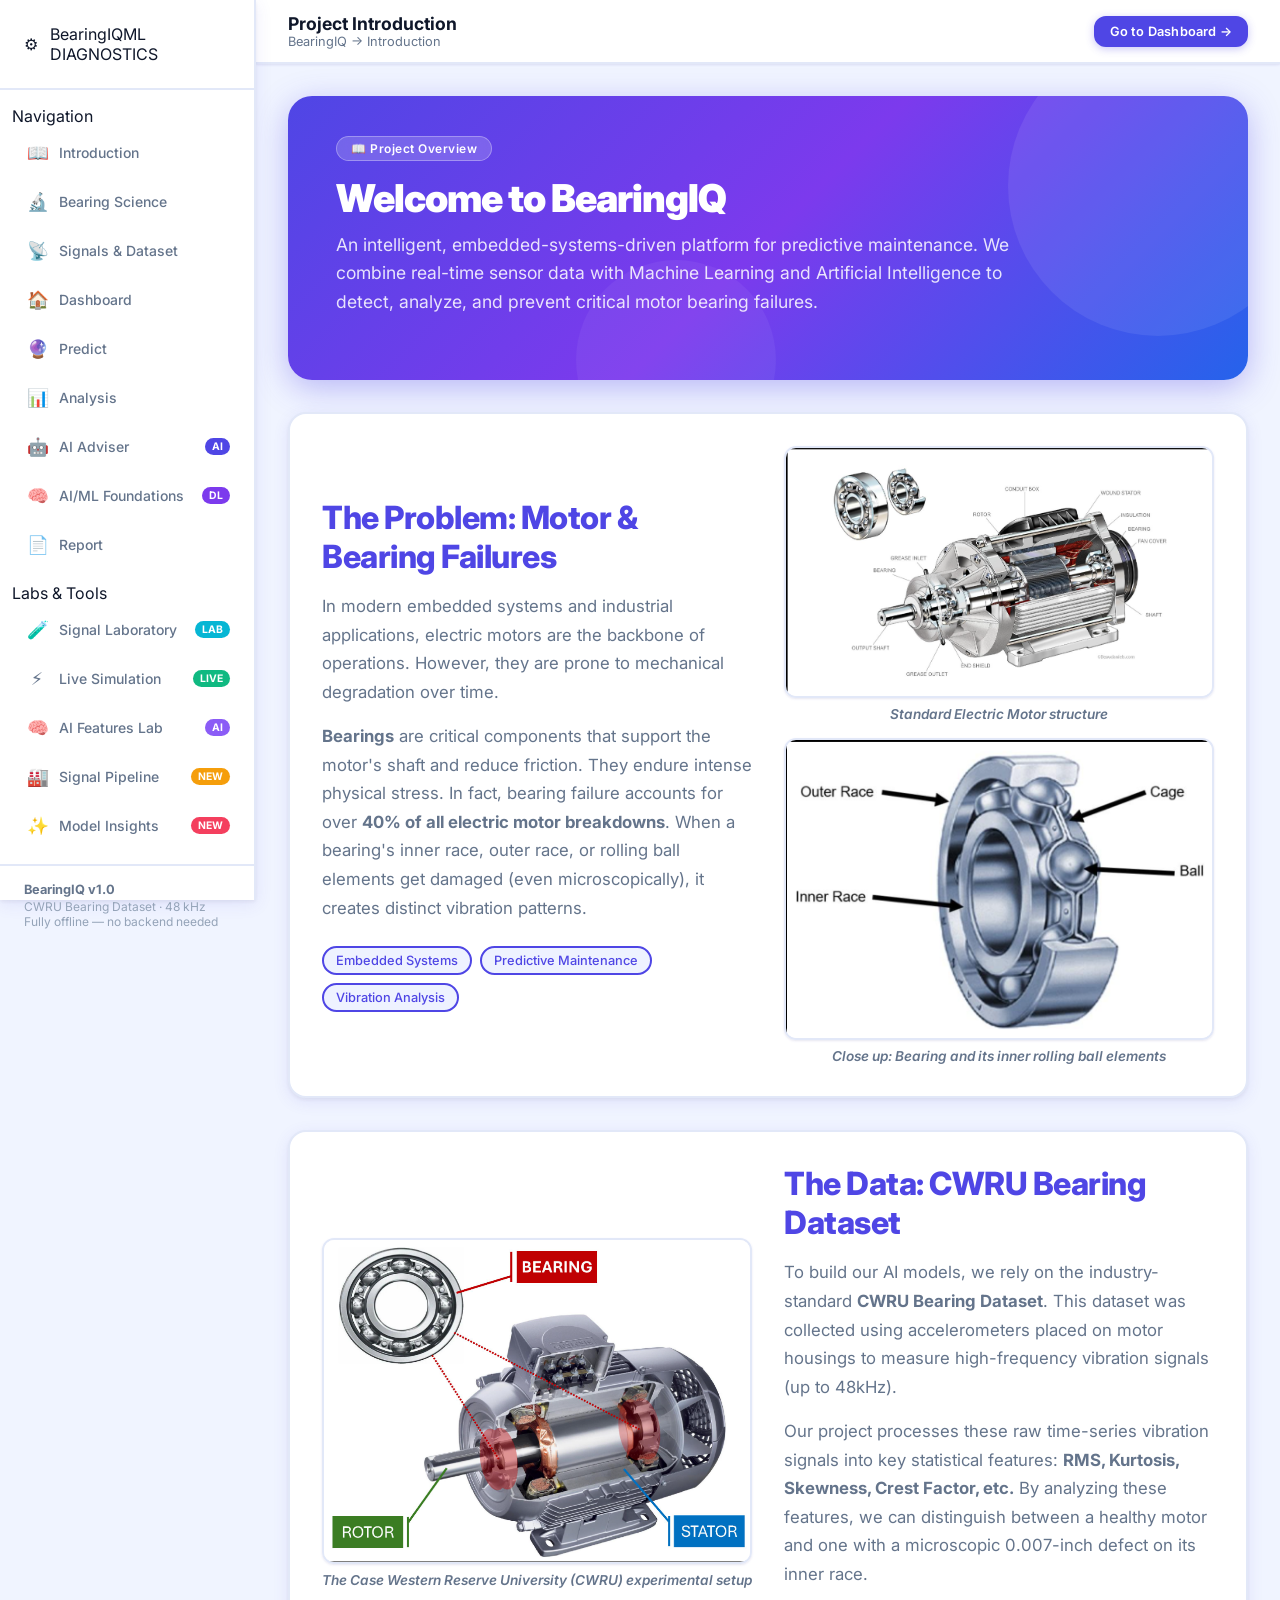
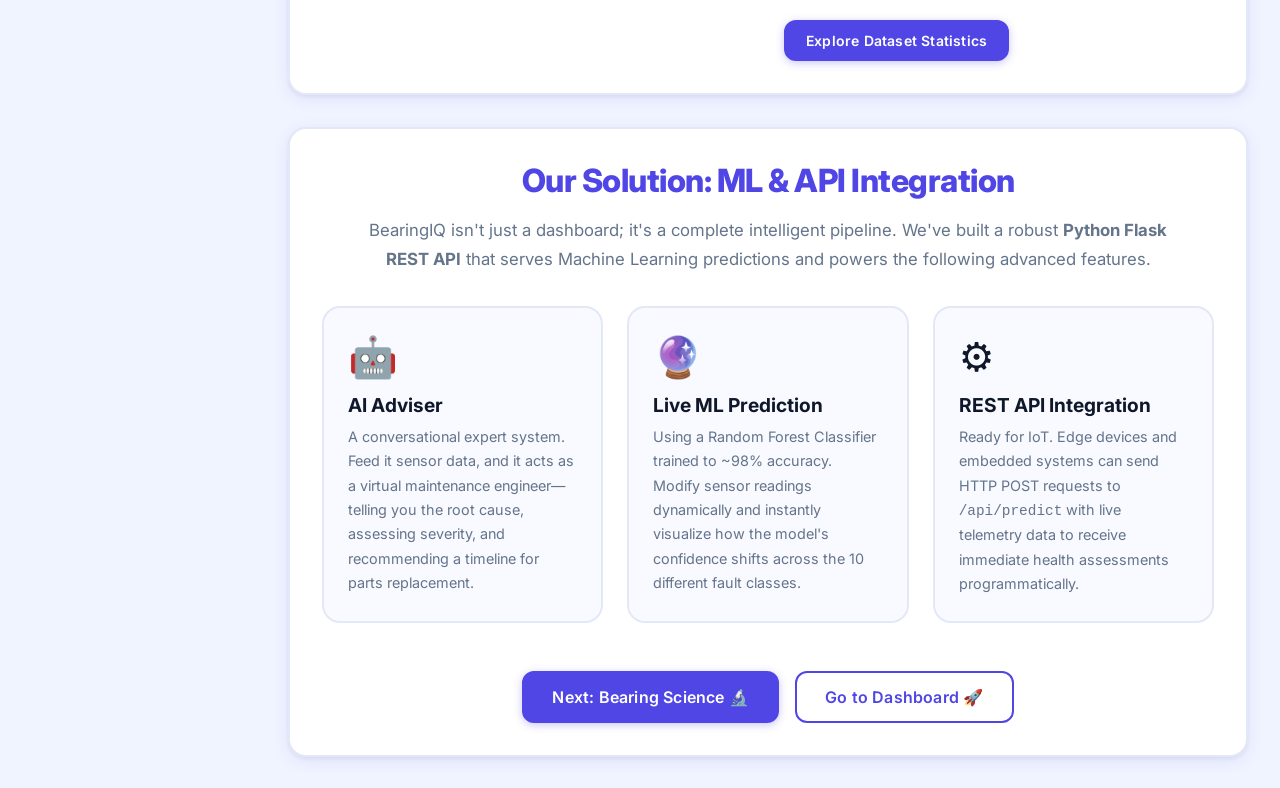
<file: app/frontend/html/index.html>
<!DOCTYPE html>
<html lang="en">
<head>
  <meta charset="UTF-8">
  <meta name="viewport" content="width=device-width, initial-scale=1.0">
  <title>Introduction — BearingIQ</title>
  <link rel="stylesheet" href="../css/main.css">
  <link rel="stylesheet" href="../css/dashboard.css">
  <style>
    .intro-grid {
      display: grid;
      grid-template-columns: 1fr;
      gap: var(--sp-8);
      margin-top: var(--sp-6);
    }
    
    .intro-section {
      display: grid;
      grid-template-columns: 1fr 1fr;
      gap: var(--sp-8);
      align-items: center;
      background: var(--clr-surface);
      border-radius: var(--r-lg);
      padding: var(--sp-8);
      border: 2px solid var(--clr-border);
      box-shadow: var(--shadow-md);
      transition: all var(--t-normal);
    }
    
    .intro-section:hover {
      box-shadow: var(--shadow-lg);
      transform: translateY(-2px);
    }
    
    .intro-section.reverse {
      grid-template-columns: 1fr 1fr;
    }
    
    .intro-text h2 {
      font-size: 2rem;
      font-weight: 800;
      color: var(--clr-primary);
      margin-bottom: var(--sp-4);
      letter-spacing: -0.5px;
    }
    
    .intro-text p {
      font-size: 1.05rem;
      color: var(--clr-text-muted);
      line-height: 1.7;
      margin-bottom: var(--sp-4);
    }
    
    .intro-image {
      border-radius: var(--r-md);
      overflow: hidden;
      box-shadow: var(--shadow-sm);
      border: 2px solid var(--clr-border);
    }
    
    .intro-image img {
      width: 100%;
      height: auto;
      object-fit: cover;
      display: block;
      transition: transform var(--t-slow);
    }
    
    .intro-image:hover img {
      transform: scale(1.03);
    }
    
    .image-caption {
      text-align: center;
      font-size: 0.85rem;
      font-weight: 600;
      color: var(--clr-text-muted);
      margin-top: var(--sp-2);
      font-style: italic;
    }

    .features-grid {
      display: grid;
      grid-template-columns: repeat(3, 1fr);
      gap: var(--sp-6);
      margin-top: var(--sp-8);
    }

    .feature-card {
      background: var(--clr-surface-2);
      border: 2px solid var(--clr-border);
      border-radius: var(--r-lg);
      padding: var(--sp-6);
      transition: all var(--t-fast);
    }
    
    .feature-card:hover {
      border-color: var(--clr-primary);
      background: var(--clr-primary-light);
      transform: translateY(-4px);
    }
    
    .feature-icon {
      font-size: 2.5rem;
      margin-bottom: var(--sp-3);
    }
    
    .feature-card h3 {
      font-size: 1.2rem;
      font-weight: 700;
      color: var(--clr-text);
      margin-bottom: var(--sp-2);
    }

    @media (max-width: 1000px) {
      .intro-section, .intro-section.reverse {
        grid-template-columns: 1fr;
      }
      .intro-section.reverse .intro-image {
        grid-row: 1;
      }
      .features-grid {
        grid-template-columns: 1fr;
      }
    }
  </style>
</head>
<body>

<!-- ── Sidebar ─────────────────────────────────────────────── -->
<script src="../js/sidebar.js"></script>

<!-- ── Main wrapper ─────────────────────────────────────────── -->
<div class="main-wrapper">

  <!-- Top bar -->
  <header class="topbar">
    <div class="topbar-left">
      <div>
        <div class="topbar-title">Project Introduction</div>
        <div class="topbar-breadcrumb">BearingIQ → Introduction</div>
      </div>
    </div>
    <div class="topbar-right">
      <button class="btn btn-sm btn-primary" onclick="window.location.href='dashboard.html'">
        Go to Dashboard →
      </button>
    </div>
  </header>

  <!-- Page content -->
  <main class="page-content">

    <div class="dashboard-hero anim-fade-in-up">
      <div class="hero-tag">
        📖 Project Overview
      </div>
      <h1 class="hero-title">Welcome to BearingIQ</h1>
      <p class="hero-subtitle" style="max-width: 700px; font-size: 1.1rem;">
        An intelligent, embedded-systems-driven platform for predictive maintenance. 
        We combine real-time sensor data with Machine Learning and Artificial Intelligence 
        to detect, analyze, and prevent critical motor bearing failures.
      </p>
    </div>

    <div class="intro-grid">

      <!-- Section 1: The Motor and Bearings -->
      <div class="intro-section anim-fade-in-up delay-1">
        <div class="intro-text">
          <h2>The Problem: Motor & Bearing Failures</h2>
          <p>
            In modern embedded systems and industrial applications, electric motors are the backbone of operations. However, they are prone to mechanical degradation over time. 
          </p>
          <p>
            <strong>Bearings</strong> are critical components that support the motor's shaft and reduce friction. They endure intense physical stress. In fact, bearing failure accounts for over <strong>40% of all electric motor breakdowns</strong>. When a bearing's inner race, outer race, or rolling ball elements get damaged (even microscopically), it creates distinct vibration patterns.
          </p>
          <div class="chip-group" style="margin-top: 1.5rem;">
            <span class="chip active">Embedded Systems</span>
            <span class="chip active">Predictive Maintenance</span>
            <span class="chip active">Vibration Analysis</span>
          </div>
        </div>
        <div>
          <div class="intro-image">
            <img src="../images/WholeMotor.png" alt="A whole electric motor">
          </div>
          <div class="image-caption">Standard Electric Motor structure</div>
          <div class="intro-image" style="margin-top: 1rem;">
            <img src="../images/bearing_ball.png" alt="Bearing and Ball elements">
          </div>
          <div class="image-caption">Close up: Bearing and its inner rolling ball elements</div>
        </div>
      </div>

      <!-- Section 2: CWRU Dataset -->
      <div class="intro-section reverse anim-fade-in-up delay-2">
        <div>
          <div class="intro-image">
            <img src="../images/imageCWR.png" alt="CWRU Bearing Data Collection Setup">
          </div>
          <div class="image-caption">The Case Western Reserve University (CWRU) experimental setup</div>
        </div>
        <div class="intro-text">
          <h2>The Data: CWRU Bearing Dataset</h2>
          <p>
            To build our AI models, we rely on the industry-standard <strong>CWRU Bearing Dataset</strong>. 
            This dataset was collected using accelerometers placed on motor housings to measure high-frequency vibration signals (up to 48kHz).
          </p>
          <p>
            Our project processes these raw time-series vibration signals into key statistical features: <strong>RMS, Kurtosis, Skewness, Crest Factor, etc.</strong> 
            By analyzing these features, we can distinguish between a healthy motor and one with a microscopic 0.007-inch defect on its inner race.
          </p>
          <button class="btn btn-primary" style="margin-top: 1rem;" onclick="window.location.href='analysis.html'">
            Explore Dataset Statistics
          </button>
        </div>
      </div>

      <!-- Section 3: AI Solutions -->
      <div class="intro-section anim-fade-in-up delay-3">
        <div class="intro-text" style="grid-column: 1 / -1;">
          <h2 style="text-align: center;">Our Solution: ML & API Integration</h2>
          <p style="text-align: center; max-width: 800px; margin: 0 auto;">
            BearingIQ isn't just a dashboard; it's a complete intelligent pipeline. We've built a robust <strong>Python Flask REST API</strong> that serves Machine Learning predictions and powers the following advanced features.
          </p>
          
          <div class="features-grid">
            <div class="feature-card">
              <div class="feature-icon">🤖</div>
              <h3>AI Adviser</h3>
              <p style="font-size: 0.9rem; margin:0">A conversational expert system. Feed it sensor data, and it acts as a virtual maintenance engineer—telling you the root cause, assessing severity, and recommending a timeline for parts replacement.</p>
            </div>
            
            <div class="feature-card">
              <div class="feature-icon">🔮</div>
              <h3>Live ML Prediction</h3>
              <p style="font-size: 0.9rem; margin:0">Using a Random Forest Classifier trained to ~98% accuracy. Modify sensor readings dynamically and instantly visualize how the model's confidence shifts across the 10 different fault classes.</p>
            </div>
            
            <div class="feature-card">
              <div class="feature-icon">⚙️</div>
              <h3>REST API Integration</h3>
              <p style="font-size: 0.9rem; margin:0">Ready for IoT. Edge devices and embedded systems can send HTTP POST requests to <code>/api/predict</code> with live telemetry data to receive immediate health assessments programmatically.</p>
            </div>
          </div>
          
          <div style="text-align: center; margin-top: 3rem;">
            <div style="display:flex;gap:1rem;flex-wrap:wrap;justify-content:center">
            <button class="btn btn-lg btn-primary" onclick="window.location.href='bearing-science.html'">
              Next: Bearing Science 🔬
            </button>
            <button class="btn btn-lg btn-outline" onclick="window.location.href='dashboard.html'">
              Go to Dashboard 🚀
            </button>
          </div>
          </div>
        </div>
      </div>

    </div>

  </main>
</div>

<script src="../js/main.js?v=2"></script>
</body>
</html>
</file>
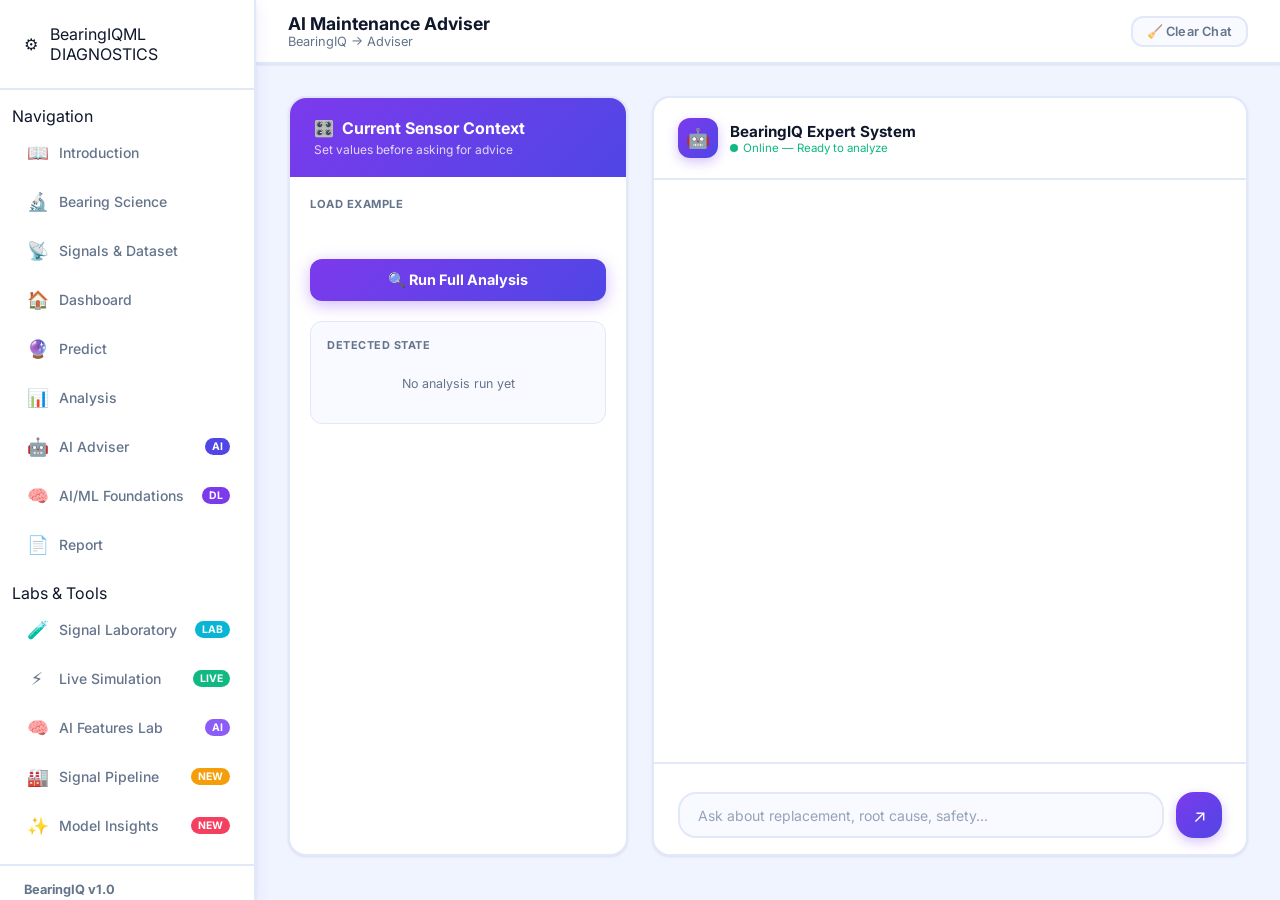
<file: app/frontend/html/adviser.html>
<!DOCTYPE html>
<html lang="en">
<head>
  <meta charset="UTF-8">
  <meta name="viewport" content="width=device-width, initial-scale=1.0">
  <title>AI Adviser — BearingIQ</title>
  <link rel="stylesheet" href="../css/main.css">
  <link rel="stylesheet" href="../css/adviser.css">
</head>
<body>

<!-- ── Sidebar ─────────────────────────────────────────────── -->
<script src="../js/sidebar.js"></script>

<!-- ── Main wrapper ─────────────────────────────────────────── -->
<div class="main-wrapper" style="height:100vh; overflow:hidden">

  <!-- Top bar -->
  <header class="topbar">
    <div class="topbar-left">
      <div>
        <div class="topbar-title">AI Maintenance Adviser</div>
        <div class="topbar-breadcrumb">BearingIQ → Adviser</div>
      </div>
    </div>
    <div class="topbar-right">
      <button class="btn btn-sm btn-ghost" id="btn-clear-chat">🧹 Clear Chat</button>
    </div>
  </header>

  <!-- Page content -->
  <main class="page-content" style="height:calc(100vh - 64px); overflow:hidden; padding-bottom:var(--sp-6)">

    <div class="adviser-layout">

      <!-- ── Left: Context Panel ──────────────────────────────── -->
      <div class="context-panel anim-slide-left">
        <div class="context-header">
          <div class="context-header-title">
            <span>🎛️</span> Current Sensor Context
          </div>
          <div class="context-header-sub">Set values before asking for advice</div>
        </div>
        
        <div class="context-body">
          <!-- Presets -->
          <div>
            <div class="adviser-presets-label">Load Example</div>
            <div class="adviser-presets-grid" id="adviser-presets-grid">
              <!-- Injected by adviser.js -->
            </div>
          </div>

          <!-- Sliders -->
          <div class="quick-inputs" id="context-sliders">
            <!-- Injected by adviser.js -->
          </div>

          <button class="btn-analyse" id="btn-analyse">
            🔍 Run Full Analysis
          </button>

          <!-- Result mini display -->
          <div class="current-context">
            <div class="current-context-label">Detected State</div>
            <div id="current-context-display">
              <div style="font-size:.78rem;color:var(--clr-text-muted);text-align:center;padding:1rem">
                No analysis run yet
              </div>
            </div>
          </div>
        </div>
      </div>

      <!-- ── Right: Chat Panel ────────────────────────────────── -->
      <div class="chat-panel anim-fade-in delay-2">
        
        <div class="chat-header">
          <div class="chat-header-left">
            <div class="adviser-avatar">🤖</div>
            <div>
              <div class="adviser-name">BearingIQ Expert System</div>
              <div class="adviser-online">
                <span style="width:8px;height:8px;background:var(--clr-normal);border-radius:50%"></span>
                Online — Ready to analyze
              </div>
            </div>
          </div>
        </div>

        <div class="chat-messages" id="chat-messages">
          <!-- Chat bubbles injected here -->
        </div>

        <div class="chat-input-bar">
          <div class="chat-quick-questions" id="quick-questions">
            <!-- Quick questions injected here -->
          </div>
          <div class="chat-input-row">
            <input type="text" id="chat-input" class="chat-input" 
                   placeholder="Ask about replacement, root cause, safety...">
            <button class="btn-send" id="btn-send" title="Send message">↗️</button>
          </div>
        </div>

      </div>

    </div>

  </main>
</div>

<script src="../js/main.js?v=2"></script>
<script src="../js/adviser.js?v=2"></script>
</body>
</html>
</file>
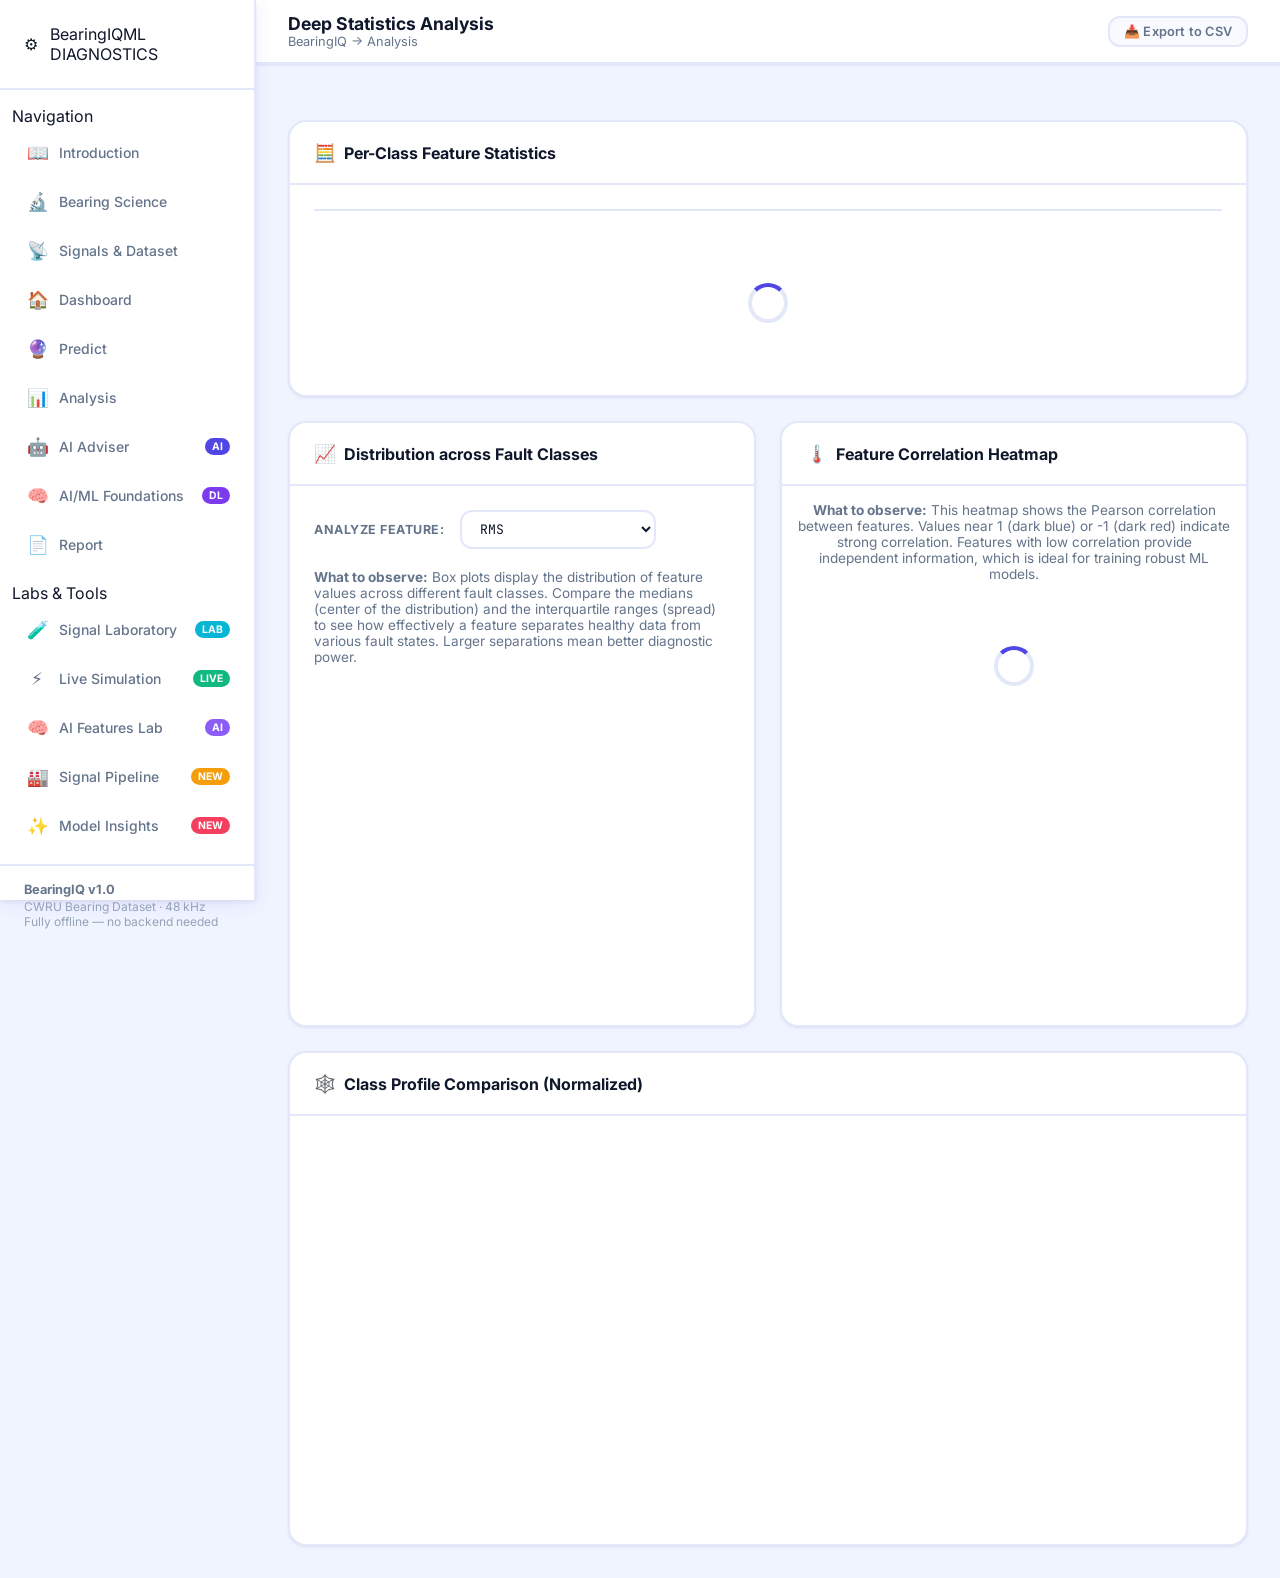
<file: app/frontend/html/analysis.html>
<!DOCTYPE html>
<html lang="en">
<head>
  <meta charset="UTF-8">
  <meta name="viewport" content="width=device-width, initial-scale=1.0">
  <title>Analysis — BearingIQ</title>
  <link rel="stylesheet" href="../css/main.css">
  <link rel="stylesheet" href="../css/analysis.css">
  <script src="../js/chart.umd.min.js"></script>
</head>
<body>

<!-- ── Sidebar ─────────────────────────────────────────────── -->
<script src="../js/sidebar.js"></script>

<!-- ── Main wrapper ─────────────────────────────────────────── -->
<div class="main-wrapper">

  <!-- Top bar -->
  <header class="topbar">
    <div class="topbar-left">
      <div>
        <div class="topbar-title">Deep Statistics Analysis</div>
        <div class="topbar-breadcrumb">BearingIQ → Analysis</div>
      </div>
    </div>
    <div class="topbar-right">
      <button class="btn btn-sm btn-ghost" id="btn-export">📥 Export to CSV</button>
    </div>
  </header>

  <!-- Page content -->
  <main class="page-content" id="stats-container">

    <!-- Summary cards -->
    <div class="summary-grid" id="summary-cards">
      <!-- Injected by analysis.js -->
    </div>

    <div class="stats-layout">
      <!-- ── Section 1: Detailed Table ────────────────────────── -->
      <div class="card anim-fade-in-up">
        <div class="card-header">
          <div class="card-title">
            <span class="card-title-icon">🧮</span>
            Per-Class Feature Statistics
          </div>
        </div>
        <div class="card-body">
          <div class="feature-tabs" id="feature-tabs">
            <!-- Tabs injected by JS -->
          </div>
          <div id="stats-table-wrap">
            <div class="loading-spinner"><div class="spinner"></div></div>
          </div>
        </div>
      </div>

      <!-- ── Section 2: Box Plot & Correlation ────────────────── -->
      <div class="radar-section">
        
        <!-- Box plots -->
        <div class="card anim-fade-in-up delay-1">
          <div class="card-header">
            <div class="card-title">
              <span class="card-title-icon">📈</span>
              Distribution across Fault Classes
            </div>
          </div>
          <div class="card-body">
            <div class="boxplot-controls">
              <span class="toolbar-label">Analyze Feature:</span>
              <select id="boxplot-feat-select" class="select-styled">
                <option value="max">Max Amplitude</option>
                <option value="min">Min Amplitude</option>
                <option value="mean">Mean</option>
                <option value="sd">Standard Deviation</option>
                <option value="rms" selected>RMS</option>
                <option value="skewness">Skewness</option>
                <option value="kurtosis">Kurtosis</option>
                <option value="crest">Crest Factor</option>
                <option value="form">Form Factor</option>
              </select>
            </div>
            <div style="font-size: 0.85rem; color: var(--clr-text-muted); margin-bottom: 1rem;">
              <strong>What to observe:</strong> Box plots display the distribution of feature values across different fault classes.
              Compare the medians (center of the distribution) and the interquartile ranges (spread) to see how effectively
              a feature separates healthy data from various fault states. Larger separations mean better diagnostic power.
            </div>
            <div class="chart-container" style="height:320px">
              <canvas id="boxPlotChart"></canvas>
            </div>
          </div>
        </div>

        <!-- Correlation -->
        <div class="card anim-fade-in-up delay-2" id="correlation">
          <div class="card-header">
            <div class="card-title">
              <span class="card-title-icon">🌡️</span>
              Feature Correlation Heatmap
            </div>
          </div>
          <div class="card-body" style="display:flex; flex-direction:column; justify-content:center; align-items:center; padding:1rem">
            <div style="font-size: 0.85rem; color: var(--clr-text-muted); margin-bottom: 1rem; text-align: center;">
              <strong>What to observe:</strong> This heatmap shows the Pearson correlation between features. Values near 1 (dark blue) or -1 (dark red) indicate strong correlation. Features with low correlation provide independent information, which is ideal for training robust ML models.
            </div>
            <div id="corr-heatmap" style="width:400px;max-width:100%">
               <div class="loading-spinner"><div class="spinner"></div></div>
            </div>
          </div>
        </div>

      </div>

      <!-- ── Section 3: Radar Chart ─────────────────────────── -->
      <div class="card anim-fade-in-up delay-3">
        <div class="card-header">
          <div class="card-title">
            <span class="card-title-icon">🕸️</span>
            Class Profile Comparison (Normalized)
          </div>
        </div>
        <div class="card-body">
          <div class="chart-container" style="height:380px; max-width:700px; margin:0 auto">
            <canvas id="radarChart"></canvas>
          </div>
        </div>
      </div>

    </div>

  </main>
</div>

<script src="../js/main.js?v=2"></script>
<script src="../js/analysis.js?v=2"></script>
</body>
</html>
</file>
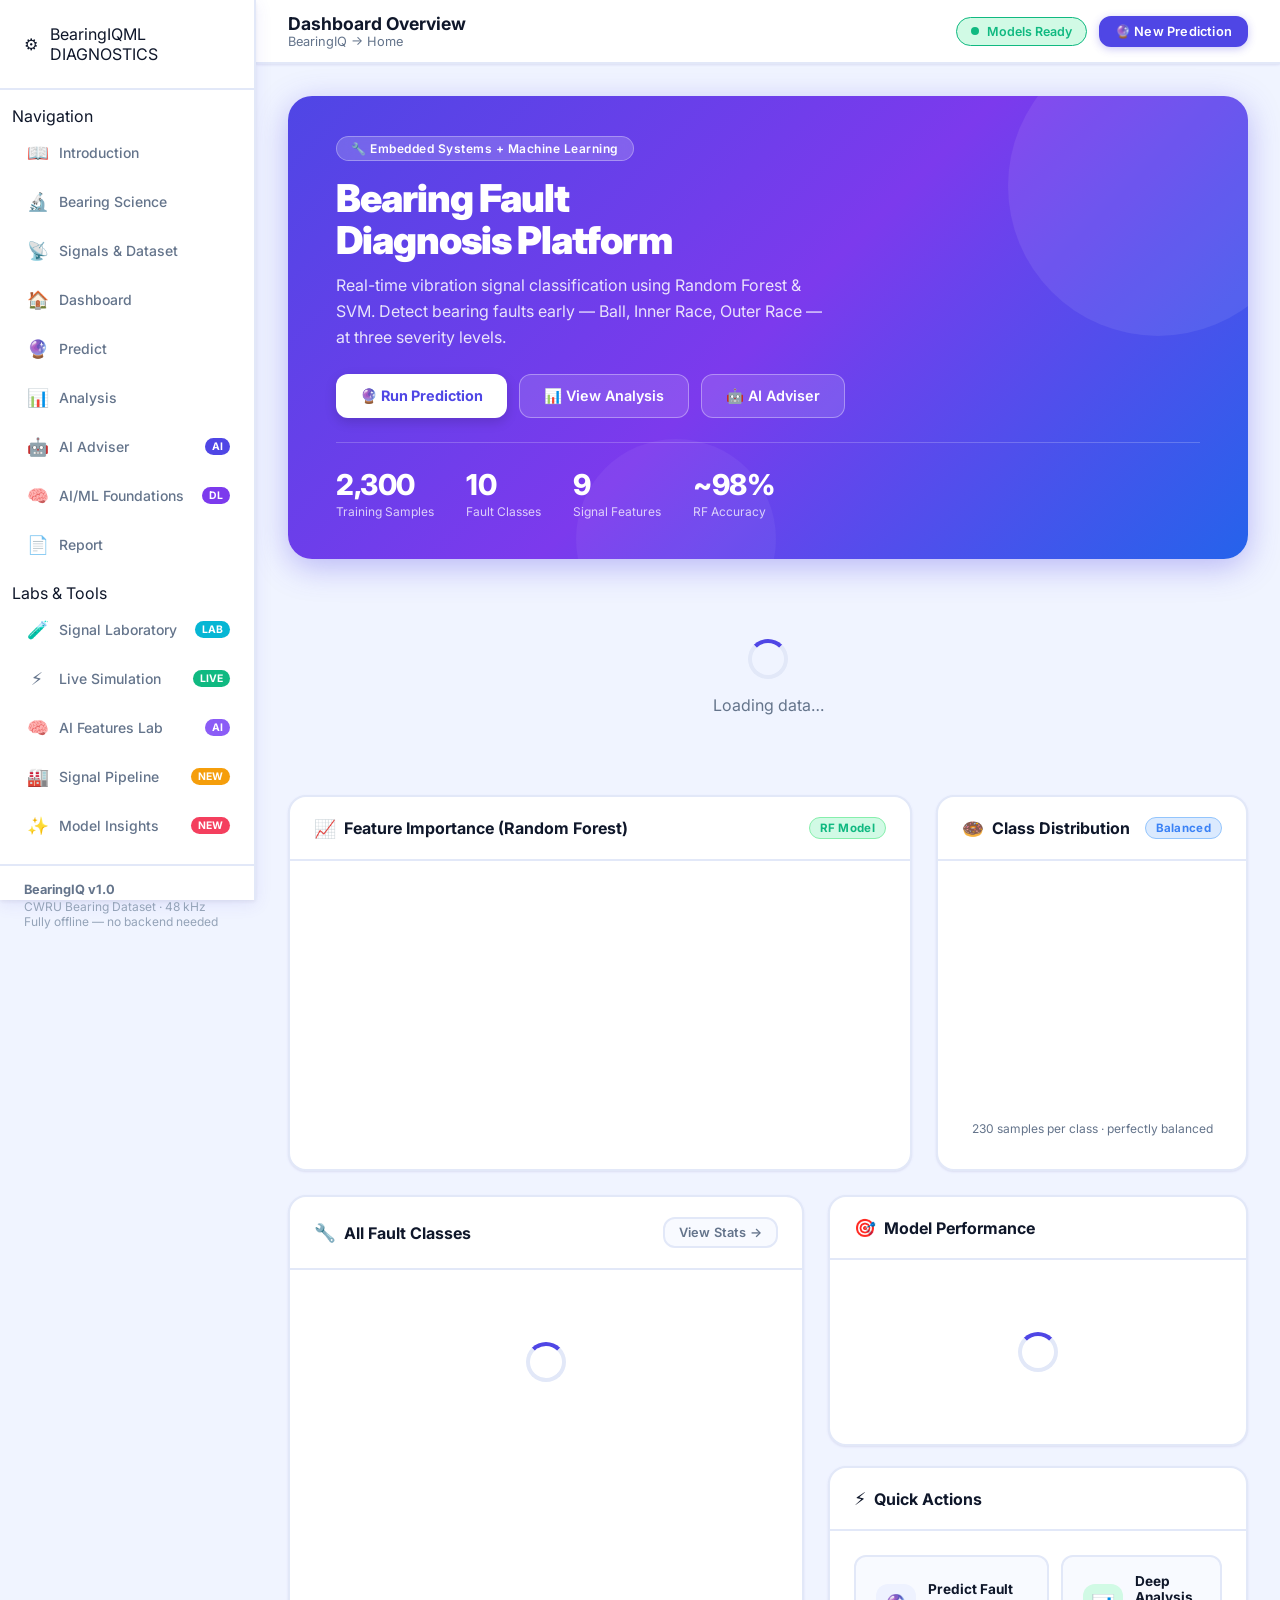
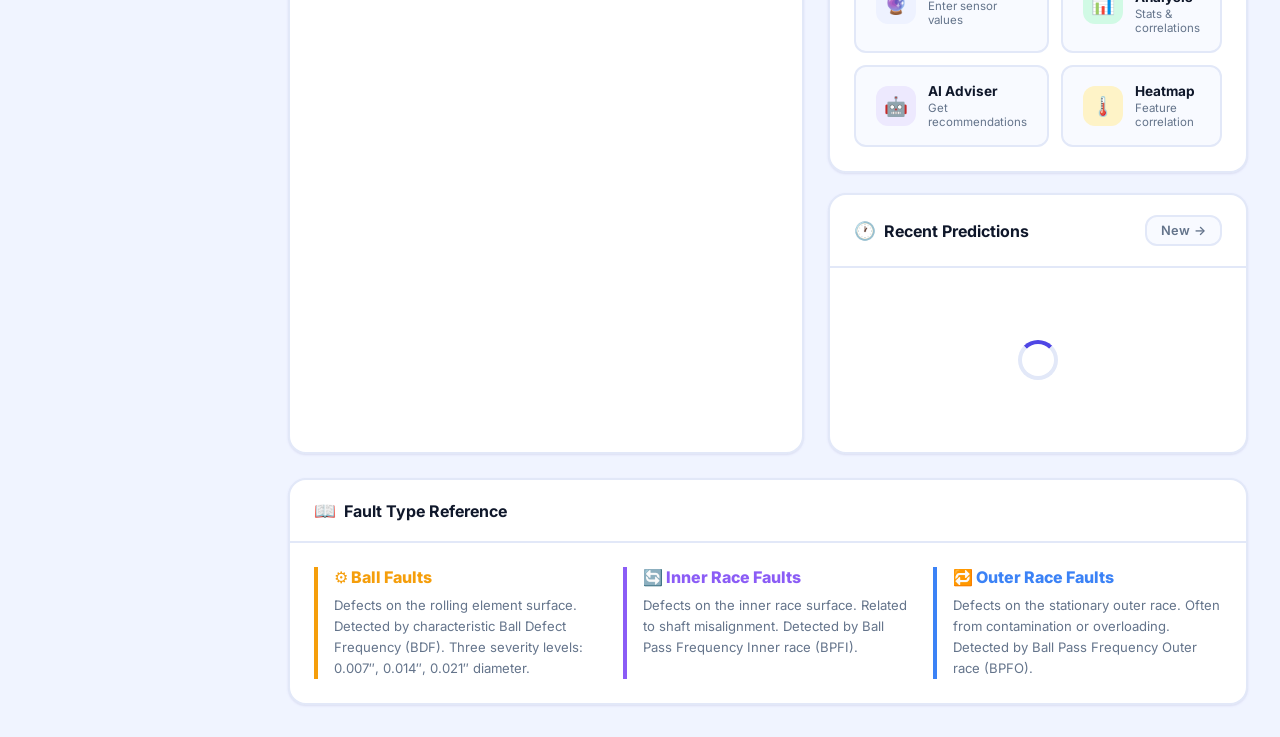
<file: app/frontend/html/dashboard.html>
<!DOCTYPE html>
<html lang="en">
<head>
  <meta charset="UTF-8">
  <meta name="viewport" content="width=device-width, initial-scale=1.0">
  <title>BearingIQ — Bearing Fault Diagnosis Platform</title>
  <meta name="description" content="ML-powered bearing fault diagnosis using CWRU dataset. Real-time classification, statistical analysis, and AI-powered maintenance advice.">
  <link rel="stylesheet" href="../css/main.css">
  <link rel="stylesheet" href="../css/dashboard.css">
  <script src="../js/chart.umd.min.js"></script>
</head>
<body>

<!-- ── Sidebar ─────────────────────────────────────────────── -->
<script src="../js/sidebar.js"></script>

<!-- ── Main wrapper ─────────────────────────────────────────── -->
<div class="main-wrapper">

  <!-- Top bar -->
  <header class="topbar">
    <div class="topbar-left">
      <div>
        <div class="topbar-title">Dashboard Overview</div>
        <div class="topbar-breadcrumb">BearingIQ → Home</div>
      </div>
    </div>
    <div class="topbar-right">
      <div class="topbar-status">
        <div class="status-dot"></div>
        Models Ready
      </div>
      <button class="btn btn-sm btn-primary" onclick="window.location.href='predict.html'">
        🔮 New Prediction
      </button>
    </div>
  </header>

  <!-- Page content -->
  <main class="page-content">

    <!-- Hero -->
    <div class="dashboard-hero anim-fade-in-up">
      <div class="hero-tag">
        🔧 Embedded Systems + Machine Learning
      </div>
      <h1 class="hero-title">Bearing Fault<br>Diagnosis Platform</h1>
      <p class="hero-subtitle">
        Real-time vibration signal classification using Random Forest &amp; SVM.
        Detect bearing faults early — Ball, Inner Race, Outer Race — at three severity levels.
      </p>
      <div class="hero-actions">
        <button class="btn-hero-primary" onclick="window.location.href='predict.html'">
          🔮 Run Prediction
        </button>
        <button class="btn-hero-outline" onclick="window.location.href='analysis.html'">
          📊 View Analysis
        </button>
        <button class="btn-hero-outline" onclick="window.location.href='adviser.html'">
          🤖 AI Adviser
        </button>
      </div>
      <div class="hero-stats">
        <div>
          <div class="hero-stat-val">2,300</div>
          <div class="hero-stat-label">Training Samples</div>
        </div>
        <div>
          <div class="hero-stat-val">10</div>
          <div class="hero-stat-label">Fault Classes</div>
        </div>
        <div>
          <div class="hero-stat-val">9</div>
          <div class="hero-stat-label">Signal Features</div>
        </div>
        <div>
          <div class="hero-stat-val">~98%</div>
          <div class="hero-stat-label">RF Accuracy</div>
        </div>
      </div>
    </div>

    <!-- KPI grid -->
    <div class="kpi-grid" id="kpi-grid">
      <!-- Filled by dashboard.js -->
      <div class="loading-spinner" style="grid-column:1/-1">
        <div class="spinner"></div>
        <span>Loading data…</span>
      </div>
    </div>

    <!-- Charts row -->
    <div class="charts-grid">

      <!-- Feature importance chart -->
      <div class="card anim-fade-in-up delay-2">
        <div class="card-header">
          <div class="card-title">
            <span class="card-title-icon">📈</span>
            Feature Importance (Random Forest)
          </div>
          <span class="badge badge-normal">RF Model</span>
        </div>
        <div class="card-body">
          <div class="chart-container" style="height:260px">
            <canvas id="importanceChart"></canvas>
          </div>
        </div>
      </div>

      <!-- Class donut chart -->
      <div class="card anim-fade-in-up delay-3">
        <div class="card-header">
          <div class="card-title">
            <span class="card-title-icon">🍩</span>
            Class Distribution
          </div>
          <span class="badge badge-outer">Balanced</span>
        </div>
        <div class="card-body" style="display:flex;flex-direction:column;align-items:center;gap:1rem">
          <div class="chart-container" style="height:220px;width:220px">
            <canvas id="donutChart"></canvas>
          </div>
          <div style="font-size:.75rem;color:var(--clr-text-muted);text-align:center">
            230 samples per class · perfectly balanced
          </div>
        </div>
      </div>

    </div>

    <!-- Bottom row -->
    <div class="bottom-grid">

      <!-- Class breakdown list -->
      <div class="card anim-fade-in-up delay-4">
        <div class="card-header">
          <div class="card-title">
            <span class="card-title-icon">🔧</span>
            All Fault Classes
          </div>
          <button class="btn btn-sm btn-ghost" onclick="window.location.href='analysis.html'">
            View Stats →
          </button>
        </div>
        <div class="card-body">
          <div class="class-list" id="class-list">
            <div class="loading-spinner"><div class="spinner"></div></div>
          </div>
        </div>
      </div>

      <!-- Right column -->
      <div style="display:flex;flex-direction:column;gap:var(--sp-5)">

        <!-- Model performance -->
        <div class="card anim-fade-in-up delay-5">
          <div class="card-header">
            <div class="card-title">
              <span class="card-title-icon">🎯</span>
              Model Performance
            </div>
          </div>
          <div class="card-body">
            <div class="model-cards" id="model-cards">
              <div class="loading-spinner" style="grid-column:1/-1"><div class="spinner"></div></div>
            </div>
          </div>
        </div>

        <!-- Quick actions -->
        <div class="card anim-fade-in-up delay-5">
          <div class="card-header">
            <div class="card-title">
              <span class="card-title-icon">⚡</span>
              Quick Actions
            </div>
          </div>
          <div class="card-body">
            <div class="quick-actions">
              <a href="predict.html" class="quick-action" style="--qa-color:#4F46E5">
                <div class="qa-icon" style="--qa-bg:#EEF2FF">🔮</div>
                <div>
                  <div class="qa-label">Predict Fault</div>
                  <div class="qa-desc">Enter sensor values</div>
                </div>
              </a>
              <a href="analysis.html" class="quick-action" style="--qa-color:#10B981">
                <div class="qa-icon" style="--qa-bg:#D1FAE5">📊</div>
                <div>
                  <div class="qa-label">Deep Analysis</div>
                  <div class="qa-desc">Stats &amp; correlations</div>
                </div>
              </a>
              <a href="adviser.html" class="quick-action" style="--qa-color:#8B5CF6">
                <div class="qa-icon" style="--qa-bg:#EDE9FE">🤖</div>
                <div>
                  <div class="qa-label">AI Adviser</div>
                  <div class="qa-desc">Get recommendations</div>
                </div>
              </a>
              <a href="analysis.html#correlation" class="quick-action" style="--qa-color:#F59E0B">
                <div class="qa-icon" style="--qa-bg:#FEF3C7">🌡️</div>
                <div>
                  <div class="qa-label">Heatmap</div>
                  <div class="qa-desc">Feature correlation</div>
                </div>
              </a>
            </div>
          </div>
        </div>

        <!-- Recent predictions -->
        <div class="card anim-fade-in-up delay-5">
          <div class="card-header">
            <div class="card-title">
              <span class="card-title-icon">🕐</span>
              Recent Predictions
            </div>
            <button class="btn btn-sm btn-ghost" onclick="window.location.href='predict.html'">New →</button>
          </div>
          <div class="card-body">
            <div class="prediction-feed" id="prediction-feed">
              <div class="loading-spinner"><div class="spinner"></div></div>
            </div>
          </div>
        </div>

      </div>
    </div>

    <!-- Fault types legend -->
    <div class="card anim-fade-in-up" style="margin-top:var(--sp-6)">
      <div class="card-header">
        <div class="card-title">
          <span class="card-title-icon">📖</span>
          Fault Type Reference
        </div>
      </div>
      <div class="card-body">
        <div class="grid grid-3" style="gap:var(--sp-5)">
          <div style="border-left:4px solid #F59E0B;padding-left:1rem">
            <div style="font-weight:800;color:#F59E0B;margin-bottom:.5rem">⚙️ Ball Faults</div>
            <p style="font-size:.82rem;color:var(--clr-text-muted);line-height:1.6">
              Defects on the rolling element surface. Detected by characteristic Ball Defect Frequency (BDF).
              Three severity levels: 0.007″, 0.014″, 0.021″ diameter.
            </p>
          </div>
          <div style="border-left:4px solid #8B5CF6;padding-left:1rem">
            <div style="font-weight:800;color:#8B5CF6;margin-bottom:.5rem">🔄 Inner Race Faults</div>
            <p style="font-size:.82rem;color:var(--clr-text-muted);line-height:1.6">
              Defects on the inner race surface. Related to shaft misalignment. Detected by Ball Pass
              Frequency Inner race (BPFI).
            </p>
          </div>
          <div style="border-left:4px solid #3B82F6;padding-left:1rem">
            <div style="font-weight:800;color:#3B82F6;margin-bottom:.5rem">🔁 Outer Race Faults</div>
            <p style="font-size:.82rem;color:var(--clr-text-muted);line-height:1.6">
              Defects on the stationary outer race. Often from contamination or overloading. Detected by
              Ball Pass Frequency Outer race (BPFO).
            </p>
          </div>
        </div>
      </div>
    </div>

  </main>
</div>

<script src="../js/main.js?v=2"></script>
<script src="../js/dashboard.js?v=2"></script>
</body>
</html>
</file>
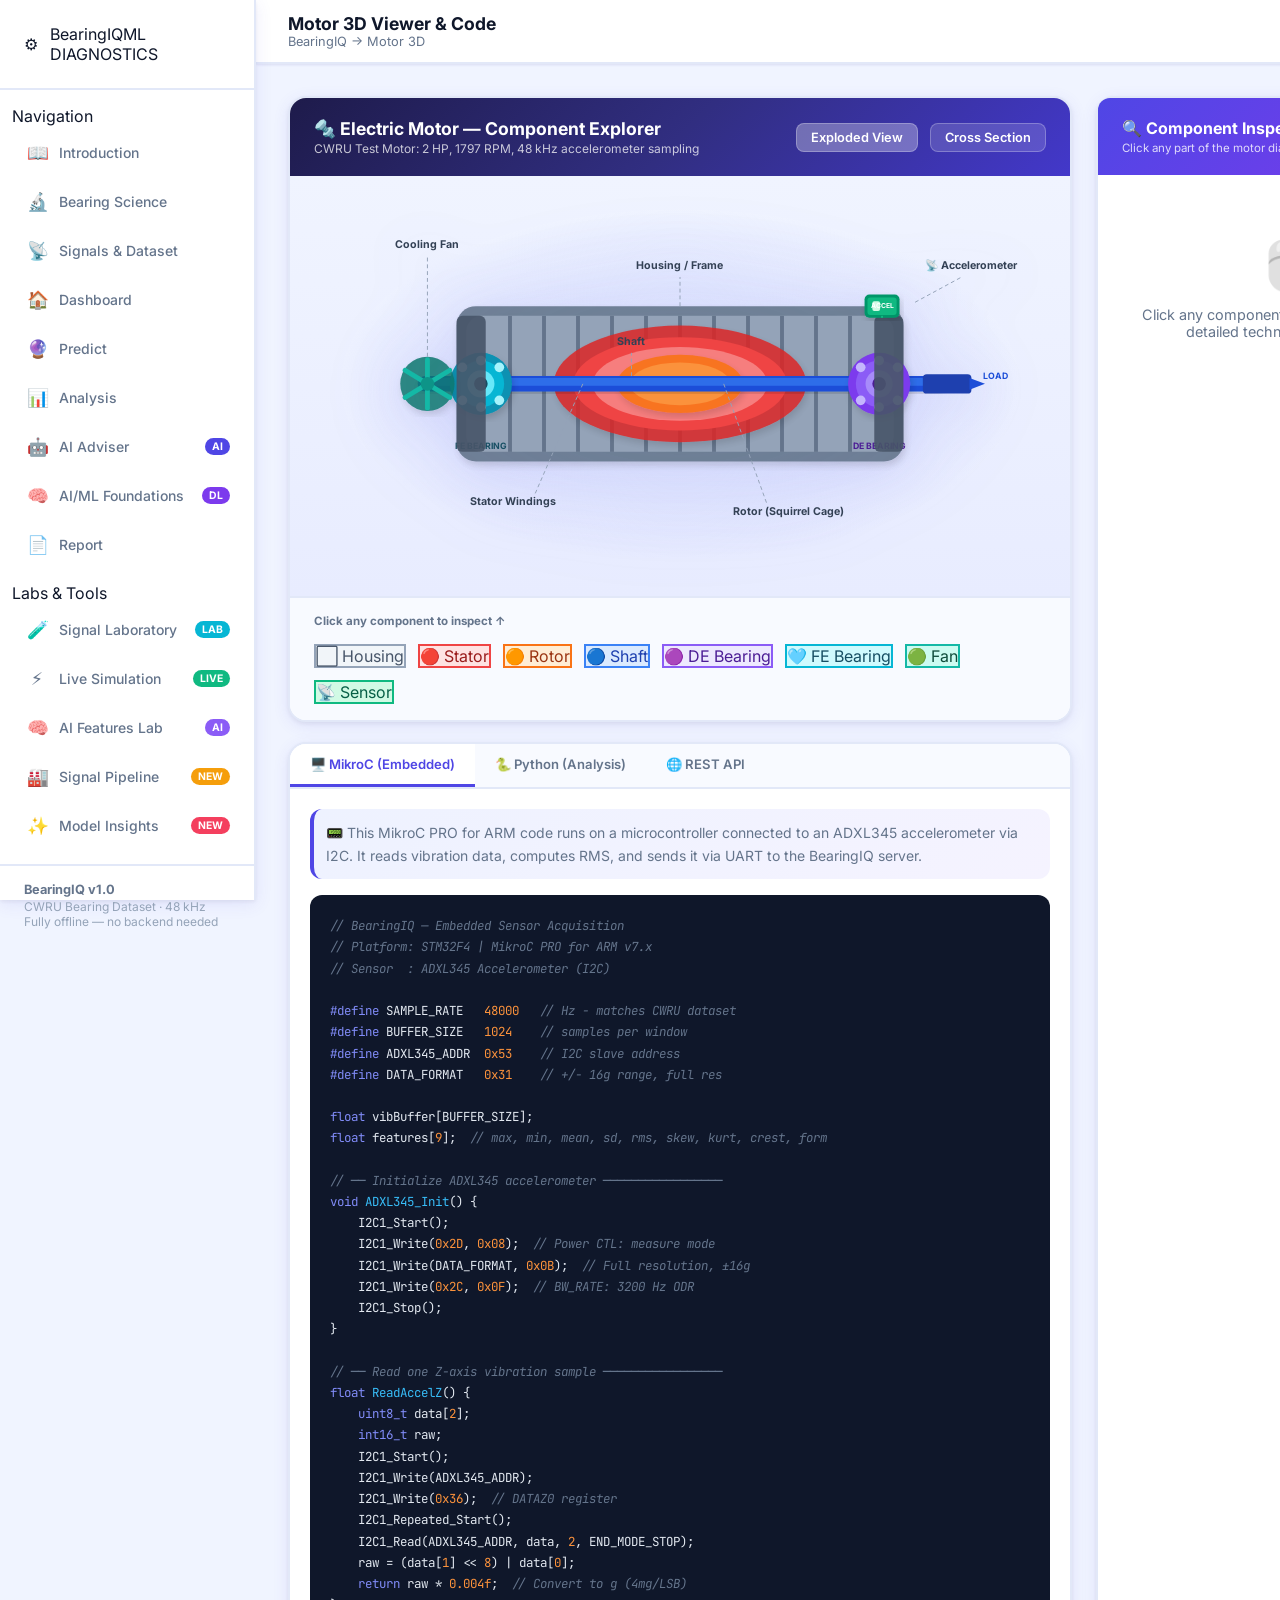
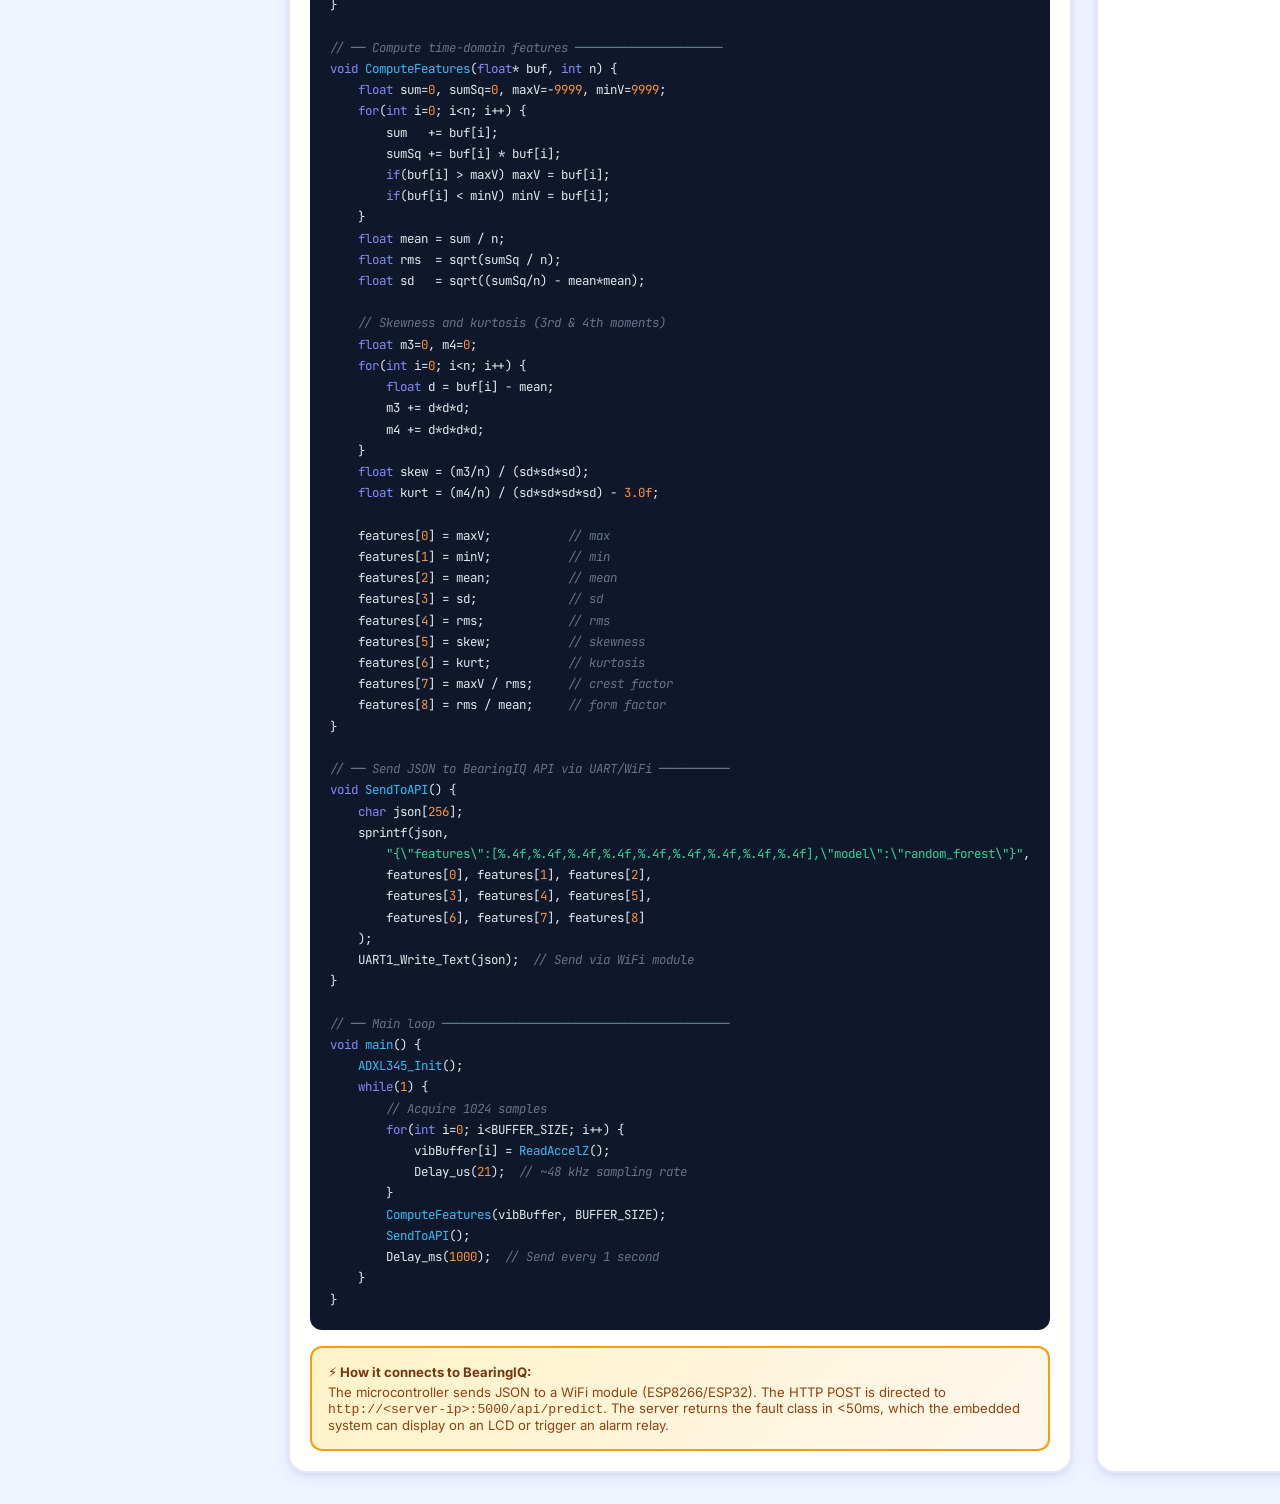
<file: app/frontend/html/motor3d.html>
<!DOCTYPE html>
<html lang="en">
<head>
  <meta charset="UTF-8">
  <meta name="viewport" content="width=device-width, initial-scale=1.0">
  <title>Motor 3D Viewer — BearingIQ</title>
  <link rel="stylesheet" href="../css/main.css">
  <style>
    /* ── Motor 3D Page Styles ── */
    .motor3d-layout {
      display: grid;
      grid-template-columns: 1fr 380px;
      gap: var(--sp-6);
      min-height: calc(100vh - 120px);
    }
    .motor-viewer-card {
      background: var(--clr-surface);
      border-radius: var(--r-lg);
      border: 2px solid var(--clr-border);
      box-shadow: var(--shadow-md);
      overflow: hidden;
    }
    .motor-viewer-header {
      background: linear-gradient(135deg, #1e1b4b 0%, #312e81 50%, #4338ca 100%);
      color: white;
      padding: var(--sp-5) var(--sp-6);
      display: flex;
      align-items: center;
      justify-content: space-between;
    }
    .motor-viewer-title { font-size: 1.1rem; font-weight: 700; }
    .motor-viewer-sub { font-size: .75rem; opacity: .75; margin-top: 2px; }
    .motor-controls {
      display: flex; gap: var(--sp-3);
    }
    .motor-ctrl-btn {
      background: rgba(255,255,255,.15);
      border: 1px solid rgba(255,255,255,.25);
      color: white;
      padding: 6px 14px;
      border-radius: 8px;
      font-size: .8rem;
      font-weight: 600;
      cursor: pointer;
      transition: background .2s;
    }
    .motor-ctrl-btn:hover, .motor-ctrl-btn.active {
      background: rgba(255,255,255,.3);
    }
    .motor-scene {
      padding: var(--sp-8);
      display: flex;
      justify-content: center;
      align-items: center;
      min-height: 420px;
      background: linear-gradient(180deg, #f0f4ff 0%, #e8ecff 100%);
      position: relative;
      overflow: hidden;
    }
    /* ── 3D Motor SVG ── */
    .motor-svg-wrap {
      position: relative;
      width: 100%;
      max-width: 680px;
    }
    .motor-svg-wrap svg {
      width: 100%;
      height: auto;
      filter: drop-shadow(0 8px 24px rgba(79,70,229,.18));
    }
    .motor-component {
      cursor: pointer;
      transition: opacity .2s, transform .2s;
      transform-origin: center;
    }
    .motor-component:hover { opacity: .85; }
    .motor-component.selected { filter: brightness(1.15) drop-shadow(0 0 8px rgba(99,102,241,.6)); }
    .component-label {
      font-size: 11px;
      font-weight: 700;
      fill: #334155;
      font-family: Inter, sans-serif;
      pointer-events: none;
    }
    /* Label connector lines */
    .connector-line { stroke: #94a3b8; stroke-width: 1; stroke-dasharray: 4,3; fill: none; }
    /* ── Info Panel ── */
    .info-panel-card {
      background: var(--clr-surface);
      border-radius: var(--r-lg);
      border: 2px solid var(--clr-border);
      box-shadow: var(--shadow-md);
      display: flex;
      flex-direction: column;
    }
    .info-panel-header {
      background: linear-gradient(135deg, #4f46e5, #7c3aed);
      color: white;
      padding: var(--sp-5) var(--sp-6);
      border-radius: var(--r-md) var(--r-md) 0 0;
    }
    .info-panel-title { font-size: 1rem; font-weight: 700; }
    .info-panel-sub { font-size: .72rem; opacity: .8; margin-top: 3px; }
    .info-panel-body { padding: var(--sp-5); flex: 1; overflow-y: auto; }
    .component-select-prompt {
      text-align: center;
      padding: var(--sp-10) var(--sp-4);
      color: var(--clr-text-muted);
    }
    .component-select-prompt .prompt-icon { font-size: 3rem; margin-bottom: var(--sp-3); }
    .comp-info-icon { font-size: 2.5rem; margin-bottom: var(--sp-3); text-align: center; }
    .comp-info-name {
      font-size: 1.2rem; font-weight: 800; color: var(--clr-text);
      margin-bottom: var(--sp-2); text-align: center;
    }
    .comp-info-badge {
      display: inline-block;
      padding: 3px 12px;
      border-radius: 20px;
      font-size: .72rem;
      font-weight: 700;
      margin: 0 auto var(--sp-4) auto;
      display: block;
      width: fit-content;
    }
    .comp-info-desc {
      font-size: .875rem;
      color: var(--clr-text-muted);
      line-height: 1.65;
      margin-bottom: var(--sp-4);
    }
    .comp-info-stats {
      display: grid;
      grid-template-columns: 1fr 1fr;
      gap: var(--sp-3);
      margin-bottom: var(--sp-4);
    }
    .comp-stat {
      background: var(--clr-surface-2);
      border: 1px solid var(--clr-border);
      border-radius: var(--r-md);
      padding: var(--sp-3);
      text-align: center;
    }
    .comp-stat-val { font-size: 1rem; font-weight: 800; color: var(--clr-primary); }
    .comp-stat-lbl { font-size: .68rem; color: var(--clr-text-muted); margin-top: 2px; }
    .comp-fault-section { margin-top: var(--sp-4); }
    .comp-fault-title {
      font-size: .75rem; font-weight: 700;
      text-transform: uppercase; letter-spacing: .05em;
      color: var(--clr-text-muted); margin-bottom: var(--sp-2);
    }
    .comp-fault-tag {
      display: inline-block;
      margin: 3px;
      padding: 4px 10px;
      border-radius: 8px;
      font-size: .72rem;
      font-weight: 600;
      border: 1px solid currentColor;
    }
    /* ── Code Panel ── */
    .code-panel {
      margin-top: var(--sp-5);
      background: var(--clr-surface);
      border-radius: var(--r-lg);
      border: 2px solid var(--clr-border);
      box-shadow: var(--shadow-md);
      overflow: hidden;
    }
    .code-tabs {
      display: flex;
      background: var(--clr-surface-2);
      border-bottom: 2px solid var(--clr-border);
    }
    .code-tab {
      padding: var(--sp-3) var(--sp-5);
      font-size: .82rem;
      font-weight: 600;
      color: var(--clr-text-muted);
      cursor: pointer;
      border-bottom: 3px solid transparent;
      transition: all .2s;
    }
    .code-tab.active {
      color: var(--clr-primary);
      border-bottom-color: var(--clr-primary);
      background: white;
    }
    .code-body { display: none; padding: var(--sp-5); }
    .code-body.active { display: block; }
    pre {
      background: #0f172a;
      color: #e2e8f0;
      padding: var(--sp-5);
      border-radius: var(--r-md);
      font-family: var(--font-mono);
      font-size: .78rem;
      line-height: 1.7;
      overflow-x: auto;
      white-space: pre;
    }
    .kw { color: #818cf8; }
    .cm { color: #64748b; font-style: italic; }
    .str { color: #34d399; }
    .num { color: #fb923c; }
    .fn { color: #38bdf8; }
    .code-desc {
      font-size: .875rem;
      color: var(--clr-text-muted);
      line-height: 1.65;
      margin-bottom: var(--sp-4);
      padding: var(--sp-3);
      background: linear-gradient(135deg, #eef2ff, #f5f3ff);
      border-radius: var(--r-md);
      border-left: 4px solid var(--clr-primary);
    }
    /* Highlight box */
    .highlight-box {
      background: linear-gradient(135deg, #fef3c7, #fff7ed);
      border: 2px solid #f59e0b;
      border-radius: var(--r-md);
      padding: var(--sp-4);
      margin-top: var(--sp-4);
      font-size: .82rem;
      color: #92400e;
    }
    .highlight-box strong { color: #78350f; display: block; margin-bottom: 4px; }
  </style>
</head>
<body>

<!-- SIDEBAR --><script src="../js/sidebar.js"></script>

<div class="main-wrapper">
  <header class="topbar">
    <div class="topbar-left">
      <div>
        <div class="topbar-title">Motor 3D Viewer & Code</div>
        <div class="topbar-breadcrumb">BearingIQ → Motor 3D</div>
      </div>
    </div>
    <div class="topbar-right">
      <button class="btn btn-sm btn-primary" onclick="window.location.href='predict.html'">🔮 Run Prediction</button>
    </div>
  </header>

  <main class="page-content">
    <div class="motor3d-layout">

      <!-- Left: Motor viewer -->
      <div>
        <div class="motor-viewer-card">
          <div class="motor-viewer-header">
            <div>
              <div class="motor-viewer-title">🔩 Electric Motor — Component Explorer</div>
              <div class="motor-viewer-sub">CWRU Test Motor: 2 HP, 1797 RPM, 48 kHz accelerometer sampling</div>
            </div>
            <div class="motor-controls">
              <button class="motor-ctrl-btn active" id="view-exploded" onclick="setView('exploded', this)">Exploded View</button>
              <button class="motor-ctrl-btn" id="view-cross" onclick="setView('cross', this)">Cross Section</button>
            </div>
          </div>
          <div class="motor-scene" id="motor-scene">
            <!-- SVG Motor Diagram -->
            <div class="motor-svg-wrap">
              <svg viewBox="0 0 700 360" xmlns="http://www.w3.org/2000/svg" id="motor-svg">
                <!-- Background glow -->
                <defs>
                  <radialGradient id="motorGlow" cx="50%" cy="50%" r="50%">
                    <stop offset="0%" stop-color="#e0e7ff" stop-opacity="0.8"/>
                    <stop offset="100%" stop-color="#c7d2fe" stop-opacity="0"/>
                  </radialGradient>
                  <filter id="shadow">
                    <feDropShadow dx="2" dy="4" stdDeviation="4" flood-color="rgba(0,0,0,0.15)"/>
                  </filter>
                  <filter id="glow">
                    <feGaussianBlur stdDeviation="3" result="blur"/>
                    <feMerge><feMergeNode in="blur"/><feMergeNode in="SourceGraphic"/></feMerge>
                  </filter>
                </defs>
                <rect width="700" height="360" fill="url(#motorGlow)" rx="12"/>

                <!-- ═══════ MOTOR HOUSING / FRAME ═══════ -->
                <g class="motor-component" id="comp-housing" onclick="selectComponent('housing')">
                  <!-- Main body shell -->
                  <rect x="120" y="100" width="460" height="160" rx="20" fill="#64748b" opacity="0.9" filter="url(#shadow)"/>
                  <rect x="130" y="110" width="440" height="140" rx="16" fill="#94a3b8"/>
                  <!-- Cooling fins -->
                  <line x1="175" y1="110" x2="175" y2="250" stroke="#64748b" stroke-width="4"/>
                  <line x1="210" y1="110" x2="210" y2="250" stroke="#64748b" stroke-width="4"/>
                  <line x1="245" y1="110" x2="245" y2="250" stroke="#64748b" stroke-width="4"/>
                  <line x1="280" y1="110" x2="280" y2="250" stroke="#64748b" stroke-width="4"/>
                  <line x1="315" y1="110" x2="315" y2="250" stroke="#64748b" stroke-width="4"/>
                  <line x1="350" y1="110" x2="350" y2="250" stroke="#64748b" stroke-width="4"/>
                  <line x1="385" y1="110" x2="385" y2="250" stroke="#64748b" stroke-width="4"/>
                  <line x1="420" y1="110" x2="420" y2="250" stroke="#64748b" stroke-width="4"/>
                  <line x1="455" y1="110" x2="455" y2="250" stroke="#64748b" stroke-width="4"/>
                  <line x1="490" y1="110" x2="490" y2="250" stroke="#64748b" stroke-width="4"/>
                  <line x1="525" y1="110" x2="525" y2="250" stroke="#64748b" stroke-width="4"/>
                </g>

                <!-- ═══════ STATOR WINDINGS ═══════ -->
                <g class="motor-component" id="comp-stator" onclick="selectComponent('stator')">
                  <ellipse cx="350" cy="180" rx="130" ry="60" fill="#dc2626" opacity="0.85" filter="url(#shadow)"/>
                  <ellipse cx="350" cy="180" rx="110" ry="48" fill="#ef4444"/>
                  <!-- Winding detail -->
                  <ellipse cx="350" cy="180" rx="90" ry="38" fill="#fca5a5" opacity="0.6"/>
                  <text x="350" y="185" text-anchor="middle" fill="white" font-size="12" font-weight="700" font-family="Inter,sans-serif">STATOR</text>
                </g>

                <!-- ═══════ ROTOR ═══════ -->
                <g class="motor-component" id="comp-rotor" onclick="selectComponent('rotor')">
                  <ellipse cx="350" cy="180" rx="65" ry="30" fill="#f97316" opacity="0.9" filter="url(#shadow)"/>
                  <ellipse cx="350" cy="180" rx="52" ry="22" fill="#fb923c"/>
                  <text x="350" y="185" text-anchor="middle" fill="white" font-size="10" font-weight="700" font-family="Inter,sans-serif">ROTOR</text>
                </g>

                <!-- ═══════ SHAFT ═══════ -->
                <g class="motor-component" id="comp-shaft" onclick="selectComponent('shaft')">
                  <rect x="80" y="172" width="540" height="16" rx="8" fill="#1d4ed8" filter="url(#shadow)"/>
                  <rect x="80" y="174" width="540" height="8" rx="4" fill="#3b82f6" opacity="0.6"/>
                  <!-- Drive end extension -->
                  <rect x="600" y="170" width="50" height="20" rx="4" fill="#1e40af"/>
                </g>

                <!-- ═══════ DRIVE END BEARING (right) ═══════ -->
                <g class="motor-component" id="comp-bearing-de" onclick="selectComponent('bearing-de')">
                  <circle cx="555" cy="180" r="32" fill="#7c3aed" filter="url(#shadow)"/>
                  <circle cx="555" cy="180" r="24" fill="#8b5cf6"/>
                  <circle cx="555" cy="180" r="14" fill="#a78bfa"/>
                  <circle cx="555" cy="180" r="7" fill="#4c1d95"/>
                  <!-- Rolling elements -->
                  <circle cx="555" cy="156" r="5" fill="#c4b5fd"/>
                  <circle cx="574" cy="163" r="5" fill="#c4b5fd"/>
                  <circle cx="574" cy="197" r="5" fill="#c4b5fd"/>
                  <circle cx="555" cy="204" r="5" fill="#c4b5fd"/>
                  <circle cx="536" cy="197" r="5" fill="#c4b5fd"/>
                  <circle cx="536" cy="163" r="5" fill="#c4b5fd"/>
                  <text x="555" y="247" text-anchor="middle" fill="#4c1d95" font-size="9" font-weight="700" font-family="Inter,sans-serif">DE BEARING</text>
                </g>

                <!-- ═══════ FAN END BEARING (left) ═══════ -->
                <g class="motor-component" id="comp-bearing-fe" onclick="selectComponent('bearing-fe')">
                  <circle cx="145" cy="180" r="32" fill="#0891b2" filter="url(#shadow)"/>
                  <circle cx="145" cy="180" r="24" fill="#06b6d4"/>
                  <circle cx="145" cy="180" r="14" fill="#67e8f9"/>
                  <circle cx="145" cy="180" r="7" fill="#164e63"/>
                  <!-- Rolling elements -->
                  <circle cx="145" cy="156" r="5" fill="#a5f3fc"/>
                  <circle cx="164" cy="163" r="5" fill="#a5f3fc"/>
                  <circle cx="164" cy="197" r="5" fill="#a5f3fc"/>
                  <circle cx="145" cy="204" r="5" fill="#a5f3fc"/>
                  <circle cx="126" cy="197" r="5" fill="#a5f3fc"/>
                  <circle cx="126" cy="163" r="5" fill="#a5f3fc"/>
                  <text x="145" y="247" text-anchor="middle" fill="#164e63" font-size="9" font-weight="700" font-family="Inter,sans-serif">FE BEARING</text>
                </g>

                <!-- ═══════ FAN ═══════ -->
                <g class="motor-component" id="comp-fan" onclick="selectComponent('fan')">
                  <circle cx="90" cy="180" r="28" fill="#0f766e" opacity="0.85" filter="url(#shadow)"/>
                  <!-- Fan blades -->
                  <line x1="90" y1="180" x2="90" y2="155" stroke="#14b8a6" stroke-width="5" stroke-linecap="round"/>
                  <line x1="90" y1="180" x2="113" y2="166" stroke="#14b8a6" stroke-width="5" stroke-linecap="round"/>
                  <line x1="90" y1="180" x2="113" y2="194" stroke="#14b8a6" stroke-width="5" stroke-linecap="round"/>
                  <line x1="90" y1="180" x2="90" y2="205" stroke="#14b8a6" stroke-width="5" stroke-linecap="round"/>
                  <line x1="90" y1="180" x2="67" y2="194" stroke="#14b8a6" stroke-width="5" stroke-linecap="round"/>
                  <line x1="90" y1="180" x2="67" y2="166" stroke="#14b8a6" stroke-width="5" stroke-linecap="round"/>
                  <circle cx="90" cy="180" r="7" fill="#0d9488"/>
                </g>

                <!-- ═══════ END CAPS ═══════ -->
                <g class="motor-component" id="comp-endcap" onclick="selectComponent('endcap')">
                  <rect x="120" y="110" width="30" height="140" rx="6" fill="#475569" opacity="0.9"/>
                  <rect x="550" y="110" width="30" height="140" rx="6" fill="#475569" opacity="0.9"/>
                </g>

                <!-- ═══════ ACCELEROMETER ═══════ -->
                <g class="motor-component" id="comp-sensor" onclick="selectComponent('sensor')">
                  <rect x="540" y="88" width="36" height="24" rx="5" fill="#059669" filter="url(#shadow)"/>
                  <rect x="543" y="91" width="30" height="18" rx="3" fill="#10b981"/>
                  <rect x="548" y="95" width="8" height="10" rx="2" fill="#d1fae5"/>
                  <text x="558" y="102" text-anchor="middle" fill="white" font-size="7" font-weight="700" font-family="Inter,sans-serif">ACCEL</text>
                  <!-- Wire to housing -->
                  <line x1="558" y1="112" x2="558" y2="110" stroke="#10b981" stroke-width="2"/>
                </g>

                <!-- ═══════ LABELS (connector lines) ═══════ -->
                <!-- Housing label -->
                <line x1="350" y1="100" x2="350" y2="70" class="connector-line"/>
                <text x="350" y="62" text-anchor="middle" class="component-label">Housing / Frame</text>

                <!-- Shaft label -->
                <line x1="300" y1="172" x2="300" y2="148" class="connector-line"/>
                <text x="300" y="140" text-anchor="middle" class="component-label">Shaft</text>

                <!-- Stator label -->
                <line x1="250" y1="180" x2="200" y2="295" class="connector-line"/>
                <text x="178" y="305" text-anchor="middle" class="component-label">Stator Windings</text>

                <!-- Rotor label -->
                <line x1="395" y1="180" x2="440" y2="305" class="connector-line"/>
                <text x="462" y="315" text-anchor="middle" class="component-label">Rotor (Squirrel Cage)</text>

                <!-- Fan label -->
                <line x1="90" y1="152" x2="90" y2="48" class="connector-line"/>
                <text x="90" y="40" text-anchor="middle" class="component-label">Cooling Fan</text>

                <!-- Sensor label -->
                <line x1="592" y1="96" x2="640" y2="70" class="connector-line"/>
                <text x="650" y="62" text-anchor="middle" class="component-label" font-size="10" fill="#059669">📡 Accelerometer</text>

                <!-- Load arrow -->
                <defs>
                  <marker id="arrow" markerWidth="8" markerHeight="8" refX="6" refY="3" orient="auto">
                    <path d="M0,0 L0,6 L8,3 z" fill="#1d4ed8"/>
                  </marker>
                </defs>
                <line x1="650" y1="180" x2="660" y2="180" stroke="#1d4ed8" stroke-width="2" marker-end="url(#arrow)"/>
                <text x="662" y="175" fill="#1d4ed8" font-size="9" font-weight="700" font-family="Inter,sans-serif">LOAD</text>
              </svg>
            </div>
          </div>

          <!-- Component legend -->
          <div style="padding: var(--sp-4) var(--sp-6); border-top: 2px solid var(--clr-border); background: var(--clr-surface-2); display: flex; flex-wrap: wrap; gap: var(--sp-3);">
            <span style="font-size:.72rem;font-weight:700;color:var(--clr-text-muted);width:100%;margin-bottom:4px;">Click any component to inspect ↑</span>
            <span class="comp-legend" onclick="selectComponent('housing')" style="background:#f1f5f9;border:2px solid #94a3b8;color:#475569">⬜ Housing</span>
            <span class="comp-legend" onclick="selectComponent('stator')" style="background:#fee2e2;border:2px solid #ef4444;color:#991b1b">🔴 Stator</span>
            <span class="comp-legend" onclick="selectComponent('rotor')" style="background:#ffedd5;border:2px solid #f97316;color:#9a3412">🟠 Rotor</span>
            <span class="comp-legend" onclick="selectComponent('shaft')" style="background:#dbeafe;border:2px solid #3b82f6;color:#1e40af">🔵 Shaft</span>
            <span class="comp-legend" onclick="selectComponent('bearing-de')" style="background:#ede9fe;border:2px solid #8b5cf6;color:#4c1d95">🟣 DE Bearing</span>
            <span class="comp-legend" onclick="selectComponent('bearing-fe')" style="background:#cffafe;border:2px solid #06b6d4;color:#164e63">🩵 FE Bearing</span>
            <span class="comp-legend" onclick="selectComponent('fan')" style="background:#ccfbf1;border:2px solid #14b8a6;color:#0f4c3a">🟢 Fan</span>
            <span class="comp-legend" onclick="selectComponent('sensor')" style="background:#d1fae5;border:2px solid #10b981;color:#065f46">📡 Sensor</span>
          </div>
        </div>

        <!-- Code Section -->
        <div class="code-panel">
          <div class="code-tabs">
            <div class="code-tab active" onclick="switchCode('mikroc', this)">🖥️ MikroC (Embedded)</div>
            <div class="code-tab" onclick="switchCode('python', this)">🐍 Python (Analysis)</div>
            <div class="code-tab" onclick="switchCode('api', this)">🌐 REST API</div>
          </div>
          <div class="code-body active" id="code-mikroc">
            <div class="code-desc">📟 This MikroC PRO for ARM code runs on a microcontroller connected to an ADXL345 accelerometer via I2C. It reads vibration data, computes RMS, and sends it via UART to the BearingIQ server.</div>
            <pre><span class="cm">// BearingIQ — Embedded Sensor Acquisition</span>
<span class="cm">// Platform: STM32F4 | MikroC PRO for ARM v7.x</span>
<span class="cm">// Sensor  : ADXL345 Accelerometer (I2C)</span>

<span class="kw">#define</span> SAMPLE_RATE   <span class="num">48000</span>   <span class="cm">// Hz - matches CWRU dataset</span>
<span class="kw">#define</span> BUFFER_SIZE   <span class="num">1024</span>    <span class="cm">// samples per window</span>
<span class="kw">#define</span> ADXL345_ADDR  <span class="num">0x53</span>    <span class="cm">// I2C slave address</span>
<span class="kw">#define</span> DATA_FORMAT   <span class="num">0x31</span>    <span class="cm">// +/- 16g range, full res</span>

<span class="kw">float</span> vibBuffer[BUFFER_SIZE];
<span class="kw">float</span> features[<span class="num">9</span>];  <span class="cm">// max, min, mean, sd, rms, skew, kurt, crest, form</span>

<span class="cm">// ── Initialize ADXL345 accelerometer ─────────────────</span>
<span class="kw">void</span> <span class="fn">ADXL345_Init</span>() {
    I2C1_Start();
    I2C1_Write(<span class="num">0x2D</span>, <span class="num">0x08</span>);  <span class="cm">// Power CTL: measure mode</span>
    I2C1_Write(DATA_FORMAT, <span class="num">0x0B</span>);  <span class="cm">// Full resolution, ±16g</span>
    I2C1_Write(<span class="num">0x2C</span>, <span class="num">0x0F</span>);  <span class="cm">// BW_RATE: 3200 Hz ODR</span>
    I2C1_Stop();
}

<span class="cm">// ── Read one Z-axis vibration sample ─────────────────</span>
<span class="kw">float</span> <span class="fn">ReadAccelZ</span>() {
    <span class="kw">uint8_t</span> data[<span class="num">2</span>];
    <span class="kw">int16_t</span> raw;
    I2C1_Start();
    I2C1_Write(ADXL345_ADDR);
    I2C1_Write(<span class="num">0x36</span>);  <span class="cm">// DATAZ0 register</span>
    I2C1_Repeated_Start();
    I2C1_Read(ADXL345_ADDR, data, <span class="num">2</span>, END_MODE_STOP);
    raw = (data[<span class="num">1</span>] &lt;&lt; <span class="num">8</span>) | data[<span class="num">0</span>];
    <span class="kw">return</span> raw * <span class="num">0.004f</span>;  <span class="cm">// Convert to g (4mg/LSB)</span>
}

<span class="cm">// ── Compute time-domain features ─────────────────────</span>
<span class="kw">void</span> <span class="fn">ComputeFeatures</span>(<span class="kw">float</span>* buf, <span class="kw">int</span> n) {
    <span class="kw">float</span> sum=<span class="num">0</span>, sumSq=<span class="num">0</span>, maxV=-<span class="num">9999</span>, minV=<span class="num">9999</span>;
    <span class="kw">for</span>(<span class="kw">int</span> i=<span class="num">0</span>; i&lt;n; i++) {
        sum   += buf[i];
        sumSq += buf[i] * buf[i];
        <span class="kw">if</span>(buf[i] &gt; maxV) maxV = buf[i];
        <span class="kw">if</span>(buf[i] &lt; minV) minV = buf[i];
    }
    <span class="kw">float</span> mean = sum / n;
    <span class="kw">float</span> rms  = sqrt(sumSq / n);
    <span class="kw">float</span> sd   = sqrt((sumSq/n) - mean*mean);

    <span class="cm">// Skewness and kurtosis (3rd & 4th moments)</span>
    <span class="kw">float</span> m3=<span class="num">0</span>, m4=<span class="num">0</span>;
    <span class="kw">for</span>(<span class="kw">int</span> i=<span class="num">0</span>; i&lt;n; i++) {
        <span class="kw">float</span> d = buf[i] - mean;
        m3 += d*d*d;
        m4 += d*d*d*d;
    }
    <span class="kw">float</span> skew = (m3/n) / (sd*sd*sd);
    <span class="kw">float</span> kurt = (m4/n) / (sd*sd*sd*sd) - <span class="num">3.0f</span>;

    features[<span class="num">0</span>] = maxV;           <span class="cm">// max</span>
    features[<span class="num">1</span>] = minV;           <span class="cm">// min</span>
    features[<span class="num">2</span>] = mean;           <span class="cm">// mean</span>
    features[<span class="num">3</span>] = sd;             <span class="cm">// sd</span>
    features[<span class="num">4</span>] = rms;            <span class="cm">// rms</span>
    features[<span class="num">5</span>] = skew;           <span class="cm">// skewness</span>
    features[<span class="num">6</span>] = kurt;           <span class="cm">// kurtosis</span>
    features[<span class="num">7</span>] = maxV / rms;     <span class="cm">// crest factor</span>
    features[<span class="num">8</span>] = rms / mean;     <span class="cm">// form factor</span>
}

<span class="cm">// ── Send JSON to BearingIQ API via UART/WiFi ──────────</span>
<span class="kw">void</span> <span class="fn">SendToAPI</span>() {
    <span class="kw">char</span> json[<span class="num">256</span>];
    sprintf(json,
        <span class="str">"{\"features\":[%.4f,%.4f,%.4f,%.4f,%.4f,%.4f,%.4f,%.4f,%.4f],\"model\":\"random_forest\"}"</span>,
        features[<span class="num">0</span>], features[<span class="num">1</span>], features[<span class="num">2</span>],
        features[<span class="num">3</span>], features[<span class="num">4</span>], features[<span class="num">5</span>],
        features[<span class="num">6</span>], features[<span class="num">7</span>], features[<span class="num">8</span>]
    );
    UART1_Write_Text(json);  <span class="cm">// Send via WiFi module</span>
}

<span class="cm">// ── Main loop ─────────────────────────────────────────</span>
<span class="kw">void</span> <span class="fn">main</span>() {
    <span class="fn">ADXL345_Init</span>();
    <span class="kw">while</span>(<span class="num">1</span>) {
        <span class="cm">// Acquire 1024 samples</span>
        <span class="kw">for</span>(<span class="kw">int</span> i=<span class="num">0</span>; i&lt;BUFFER_SIZE; i++) {
            vibBuffer[i] = <span class="fn">ReadAccelZ</span>();
            Delay_us(<span class="num">21</span>);  <span class="cm">// ~48 kHz sampling rate</span>
        }
        <span class="fn">ComputeFeatures</span>(vibBuffer, BUFFER_SIZE);
        <span class="fn">SendToAPI</span>();
        Delay_ms(<span class="num">1000</span>);  <span class="cm">// Send every 1 second</span>
    }
}</pre>
            <div class="highlight-box">
              <strong>⚡ How it connects to BearingIQ:</strong>
              The microcontroller sends JSON to a WiFi module (ESP8266/ESP32). The HTTP POST is directed to <code>http://&lt;server-ip&gt;:5000/api/predict</code>. The server returns the fault class in &lt;50ms, which the embedded system can display on an LCD or trigger an alarm relay.
            </div>
          </div>
          <div class="code-body" id="code-python">
            <div class="code-desc">🐍 This Python code loads the CWRU CSV data, computes features, and performs batch prediction — useful for offline analysis.</div>
            <pre><span class="kw">import</span> pandas <span class="kw">as</span> pd
<span class="kw">import</span> numpy <span class="kw">as</span> np
<span class="kw">import</span> requests
<span class="kw">from</span> scipy <span class="kw">import</span> stats

<span class="cm"># Load raw vibration CSV</span>
df = pd.<span class="fn">read_csv</span>(<span class="str">'archive/Bearing.csv'</span>)

<span class="cm"># Features already extracted in the dataset</span>
FEATURES = [<span class="str">'max'</span>, <span class="str">'min'</span>, <span class="str">'mean'</span>, <span class="str">'sd'</span>, <span class="str">'rms'</span>,
            <span class="str">'skewness'</span>, <span class="str">'kurtosis'</span>, <span class="str">'crest'</span>, <span class="str">'form'</span>]

<span class="cm"># Example: predict a single row</span>
row = df.iloc[<span class="num">0</span>]
features = [<span class="fn">float</span>(row[f]) <span class="kw">for</span> f <span class="kw">in</span> FEATURES]

<span class="cm"># Call BearingIQ REST API</span>
resp = requests.<span class="fn">post</span>(
    <span class="str">'http://localhost:5000/api/predict'</span>,
    json={<span class="str">'features'</span>: features, <span class="str">'model'</span>: <span class="str">'random_forest'</span>}
)
result = resp.<span class="fn">json</span>()
print(<span class="fn">f"Predicted: {result['label']} ({result['confidence']*100:.1f}% confidence)"</span>)
print(<span class="fn">f"Severity : {result['severity']}/3"</span>)
print(<span class="fn">f"Fault Type: {result['fault_type']}"</span>)</pre>
          </div>
          <div class="code-body" id="code-api">
            <div class="code-desc">🌐 REST API reference for integrating BearingIQ predictions into any system.</div>
            <pre><span class="cm"># ── POST /api/predict ─────────────────────────────────</span>
POST http://localhost:5000/api/predict
Content-Type: application/json

{
  <span class="str">"features"</span>: [<span class="num">0.46</span>, <span class="num">-0.38</span>, <span class="num">0.022</span>, <span class="num">0.132</span>, <span class="num">0.134</span>,
               <span class="num">0.17</span>, <span class="num">-0.08</span>, <span class="num">3.48</span>, <span class="num">6.04</span>],
  <span class="str">"model"</span>: <span class="str">"random_forest"</span>  <span class="cm">// or "svm"</span>
}

<span class="cm"># ── Response ──────────────────────────────────────────</span>
{
  <span class="str">"predicted_class"</span>: <span class="str">"Ball_007_1"</span>,
  <span class="str">"label"</span>:           <span class="str">"Ball — 0.007\""</span>,
  <span class="str">"confidence"</span>:      <span class="num">0.9200</span>,
  <span class="str">"severity"</span>:        <span class="num">1</span>,
  <span class="str">"fault_type"</span>:      <span class="str">"ball"</span>,
  <span class="str">"all_probabilities"</span>: { <span class="str">"Normal_1"</span>: <span class="num">0.04</span>, <span class="str">"Ball_007_1"</span>: <span class="num">0.92</span>, ... }
}

<span class="cm"># ── Other endpoints ───────────────────────────────────</span>
GET  /api/health          <span class="cm"># Server status</span>
GET  /api/classes         <span class="cm"># Class distribution</span>
GET  /api/stats           <span class="cm"># Feature statistics</span>
GET  /api/model/info      <span class="cm"># Model metrics</span>
GET  /api/correlation     <span class="cm"># Correlation matrix</span>
GET  /api/report          <span class="cm"># Full report data</span>
POST /api/adviser         <span class="cm"># AI advisor</span>
POST /api/sensitivity     <span class="cm"># Feature sensitivity</span></pre>
          </div>
        </div>
      </div>

      <!-- Right: Info panel -->
      <div class="info-panel-card">
        <div class="info-panel-header">
          <div class="info-panel-title">🔍 Component Inspector</div>
          <div class="info-panel-sub">Click any part of the motor diagram</div>
        </div>
        <div class="info-panel-body" id="info-panel-body">
          <div class="component-select-prompt">
            <div class="prompt-icon">🖱️</div>
            <p style="font-size:.9rem;color:var(--clr-text-muted)">Click any component in the diagram to see detailed technical information.</p>
          </div>
        </div>
      </div>

    </div>
  </main>
</div>

<script src="../js/main.js"></script>
<script>
/* ── Component data ── */
const COMPONENTS = {
  housing: {
    icon: '🏗️', name: 'Motor Housing / Frame',
    badge: 'Structural', badgeColor: '#64748b',
    desc: 'The cast iron or aluminum housing encloses all internal components and provides mechanical support. It also contains cooling fins on the exterior to dissipate heat generated by the stator windings. In the CWRU test setup, the accelerometer is mounted directly on the housing surface to capture vibration transmitted from the bearings.',
    stats: [['Material', 'Cast Iron'], ['Function', 'Enclosure'], ['Feature', 'Cooling Fins'], ['Role', 'Sensor Mount']],
    faults: [], faultNote: 'The housing is not a direct fault source, but transmits bearing vibrations to the sensor. Housing looseness can amplify or distort fault signatures.'
  },
  stator: {
    icon: '🔴', name: 'Stator Windings',
    badge: 'Electromagnetic', badgeColor: '#dc2626',
    desc: 'The stator is the stationary part of the motor containing copper windings arranged in slots around the motor bore. When AC current passes through the windings, it creates a rotating magnetic field that induces current in the rotor (squirrel cage), generating torque. The stator generates significant heat — temperature monitoring is critical for stator health.',
    stats: [['Winding', 'Copper Wire'], ['Config', '3-Phase AC'], ['Temp Limit', '~155°C (Class F)'], ['Power', '2 HP rated']],
    faults: [], faultNote: 'Stator winding failures (turn-to-turn shorts, phase-to-ground) generate distinct current signature anomalies — detectable via MCSA (Motor Current Signature Analysis). Our project focuses on bearing vibration, not stator faults.'
  },
  rotor: {
    icon: '🌀', name: 'Rotor (Squirrel Cage)',
    badge: 'Rotating', badgeColor: '#f97316',
    desc: 'The squirrel cage rotor consists of aluminum conductor bars embedded in a laminated steel core, short-circuited at both ends by aluminum end rings. Induced currents from the stator field react with the field to produce rotational torque. The rotor spins at 1797 RPM (synchronous speed: 1800 RPM, 4-pole, 60 Hz) — a 3 RPM slip characteristic of induction motors.',
    stats: [['Type', 'Squirrel Cage'], ['Speed', '1797 RPM'], ['Slip', '0.167%'], ['Poles', '4-pole']],
    faults: [], faultNote: 'Broken rotor bars cause characteristic sidebands in the current spectrum at (1 ± 2ks)f_supply (MCSA). Our vibration-based platform detects bearing faults. The rotor imbalance would show up as 1X vibration in our RMS and skewness features.'
  },
  shaft: {
    icon: '⬛', name: 'Motor Shaft',
    badge: 'Mechanical', badgeColor: '#1d4ed8',
    desc: 'The hardened steel shaft transmits mechanical torque from the rotor to the driven load. It passes through both bearings (Drive End and Fan End). In the CWRU setup, a dynamometer is connected at the Drive End to apply controlled mechanical load (0–3 HP). Shaft misalignment or imbalance causes vibration that superimposes on the bearing fault signal.',
    stats: [['Material', 'Tool Steel'], ['Load End', 'Drive End (DE)'], ['Support', 'Two Bearings'], ['Dia.', '~25mm']],
    faults: [], faultNote: 'Shaft misalignment produces vibration at 1X and 2X running speed. Our kurtosis and crest factor features would show elevated values. Form factor deviations can also indicate resonance issues.'
  },
  'bearing-de': {
    icon: '🟣', name: 'Drive End (DE) Bearing',
    badge: '🎯 Primary Fault Source', badgeColor: '#7c3aed',
    desc: 'The Drive End bearing (SKF 6205) supports the loaded end of the shaft where the dynamometer applies torque. THIS IS THE PRIMARY BEARING UNDER STUDY. Faults are artificially seeded using electro-discharge machining (EDM) to create defects of 0.007", 0.014", and 0.021" diameter on the inner race, outer race, or rolling ball elements. The accelerometer is mounted at the 12 o\'clock position on the DE housing.',
    stats: [['Model', 'SKF 6205'], ['Position', 'Drive End'], ['OD', '52 mm'], ['Balls', '9 × 7.94mm']],
    faults: [
      { label: 'Ball Fault (BDF)', color: '#f59e0b' },
      { label: 'Inner Race (BPFI)', color: '#8b5cf6' },
      { label: 'Outer Race (BPFO)', color: '#3b82f6' },
    ],
    faultNote: 'DE Bearing fault frequencies: BPFI = 5.415 × RPM/60, BPFO = 3.585 × RPM/60, BDF = 2.357 × RPM/60. All three fault types at three severity levels (0.007", 0.014", 0.021") form the 9 fault classes in our CWRU dataset.'
  },
  'bearing-fe': {
    icon: '🩵', name: 'Fan End (FE) Bearing',
    badge: 'Secondary Bearing', badgeColor: '#0891b2',
    desc: 'The Fan End bearing (SKF 6203) supports the non-loaded end of the shaft where the cooling fan is attached. It carries lighter loads than the Drive End bearing. In some CWRU dataset variants, FE bearing faults are also studied, but the primary dataset we use focuses on DE bearing faults under 1 HP load condition.',
    stats: [['Model', 'SKF 6203'], ['Position', 'Fan End'], ['OD', '40 mm'], ['Balls', '7 × 6.75mm']],
    faults: [],
    faultNote: 'The FE bearing operates at lower stress levels. It acts as a reference point — comparing FE vs DE vibration signatures helps isolate fault location.'
  },
  fan: {
    icon: '💨', name: 'Cooling Fan',
    badge: 'Thermal', badgeColor: '#0f766e',
    desc: 'The externally mounted centrifugal fan creates airflow over the motor housing cooling fins to remove heat from the stator windings. The fan is a potential source of aerodynamic vibration at blade-pass frequency (number of blades × RPM), which must be filtered or accounted for in vibration analysis. In the CWRU setup, the fan contributes minor background vibration.',
    stats: [['Type', 'Centrifugal'], ['Drive', 'Shaft-mounted'], ['Purpose', 'Stator Cooling'], ['Noise', 'Blade-pass Freq']],
    faults: [], faultNote: 'Fan imbalance or blade damage creates vibration at 1X and blade-pass frequency. This can alias with bearing frequencies if not properly isolated.'
  },
  endcap: {
    icon: '⬛', name: 'End Caps (Bearing Shields)',
    badge: 'Structural', badgeColor: '#475569',
    desc: 'The end caps (also called end shields or end bells) are precision-machined cast iron or aluminum caps bolted to both ends of the motor housing. They contain the bearing housings that precisely locate and support the bearings. The accuracy of the bearing housing bore diameter and roundness is critical — dimensional errors cause abnormal bearing loading.',
    stats: [['Material', 'Cast Iron'], ['Function', 'Bearing Housing'], ['Tolerance', 'H7 bore fit'], ['Mounting', 'Bolted']],
    faults: [], faultNote: 'End cap looseness (structural looseness fault) causes vibration at 0.5X, 1X, and 2X running speed with many harmonics. This can be confused with early-stage bearing faults.'
  },
  sensor: {
    icon: '📡', name: 'Accelerometer (ADXL345 / PCB 352C33)',
    badge: '🔬 Data Source', badgeColor: '#059669',
    desc: 'The piezoelectric accelerometer is mounted at the 12 o\'clock position on the Drive End bearing housing. It measures vibration acceleration in g-force units at a sampling rate of 48,000 Hz (48 kHz). High sampling rate is critical to capture high-frequency fault impulses — bearing defect frequencies are often in the 1–20 kHz range after demodulation. The raw time-series is segmented into 1024-sample windows for feature extraction.',
    stats: [['Type', 'Piezoelectric'], ['Sample Rate', '48 kHz'], ['Range', '±50g'], ['Output', 'Analog / Digital']],
    faults: [], faultNote: 'Sensor placement is critical. A 6 o\'clock position (bottom) better captures outer race faults (load zone). The CWRU dataset specifically used 12 o\'clock for outer race measurements — a key reason for the OR_007_6_1 naming convention (\'6\' = 6 o\'clock). Our model was trained on data from this specific sensor placement.'
  },
};

let selectedComp = null;

function selectComponent(id) {
  // Remove previous selection
  if (selectedComp) {
    document.getElementById('comp-' + selectedComp)?.classList.remove('selected');
  }
  selectedComp = id;
  const el = document.getElementById('comp-' + id);
  if (el) el.classList.add('selected');

  const data = COMPONENTS[id];
  if (!data) return;

  const statsHTML = data.stats.map(([k, v]) => \`
    <div class="comp-stat">
      <div class="comp-stat-val">\${v}</div>
      <div class="comp-stat-lbl">\${k}</div>
    </div>
  \`).join('');

  const faultsHTML = data.faults.length ? \`
    <div class="comp-fault-section">
      <div class="comp-fault-title">Associated Fault Types</div>
      \${data.faults.map(f => \`<span class="comp-fault-tag" style="color:\${f.color};border-color:\${f.color};background:\${f.color}15">\${f.label}</span>\`).join('')}
    </div>
  \` : '';

  document.getElementById('info-panel-body').innerHTML = \`
    <div class="comp-info-icon">\${data.icon}</div>
    <div class="comp-info-name">\${data.name}</div>
    <span class="comp-info-badge" style="background:\${data.badgeColor}18;color:\${data.badgeColor};border:2px solid \${data.badgeColor}30">\${data.badge}</span>
    <p class="comp-info-desc">\${data.desc}</p>
    <div class="comp-info-stats">\${statsHTML}</div>
    \${faultsHTML}
    <div style="background:var(--clr-surface-2);border:1px solid var(--clr-border);border-radius:var(--r-md);padding:var(--sp-3);margin-top:var(--sp-3)">
      <div style="font-size:.7rem;font-weight:700;text-transform:uppercase;letter-spacing:.05em;color:var(--clr-text-muted);margin-bottom:6px;">📝 Engineering Note</div>
      <p style="font-size:.78rem;color:var(--clr-text-muted);line-height:1.6">\${data.faultNote}</p>
    </div>
  \`;
}

function setView(view, btn) {
  document.querySelectorAll('.motor-ctrl-btn').forEach(b => b.classList.remove('active'));
  btn.classList.add('active');
  // Simple opacity animation for view switch
  const svg = document.getElementById('motor-svg');
  svg.style.opacity = '0';
  setTimeout(() => { svg.style.transition = 'opacity .4s'; svg.style.opacity = '1'; }, 300);
}

function switchCode(tab, el) {
  document.querySelectorAll('.code-tab').forEach(t => t.classList.remove('active'));
  document.querySelectorAll('.code-body').forEach(b => b.classList.remove('active'));
  el.classList.add('active');
  document.getElementById('code-' + tab).classList.add('active');
}

// Legend buttons
document.querySelectorAll('.comp-legend').forEach(el => {
  el.style.cssText += 'cursor:pointer;padding:4px 10px;border-radius:8px;font-size:.72rem;font-weight:700;display:inline-block;transition:all .2s;';
  el.addEventListener('mouseenter', () => el.style.transform = 'scale(1.05)');
  el.addEventListener('mouseleave', () => el.style.transform = '');
});

// Auto-select bearing on load
selectComponent('bearing-de');
</script>
</body>
</html>
</file>
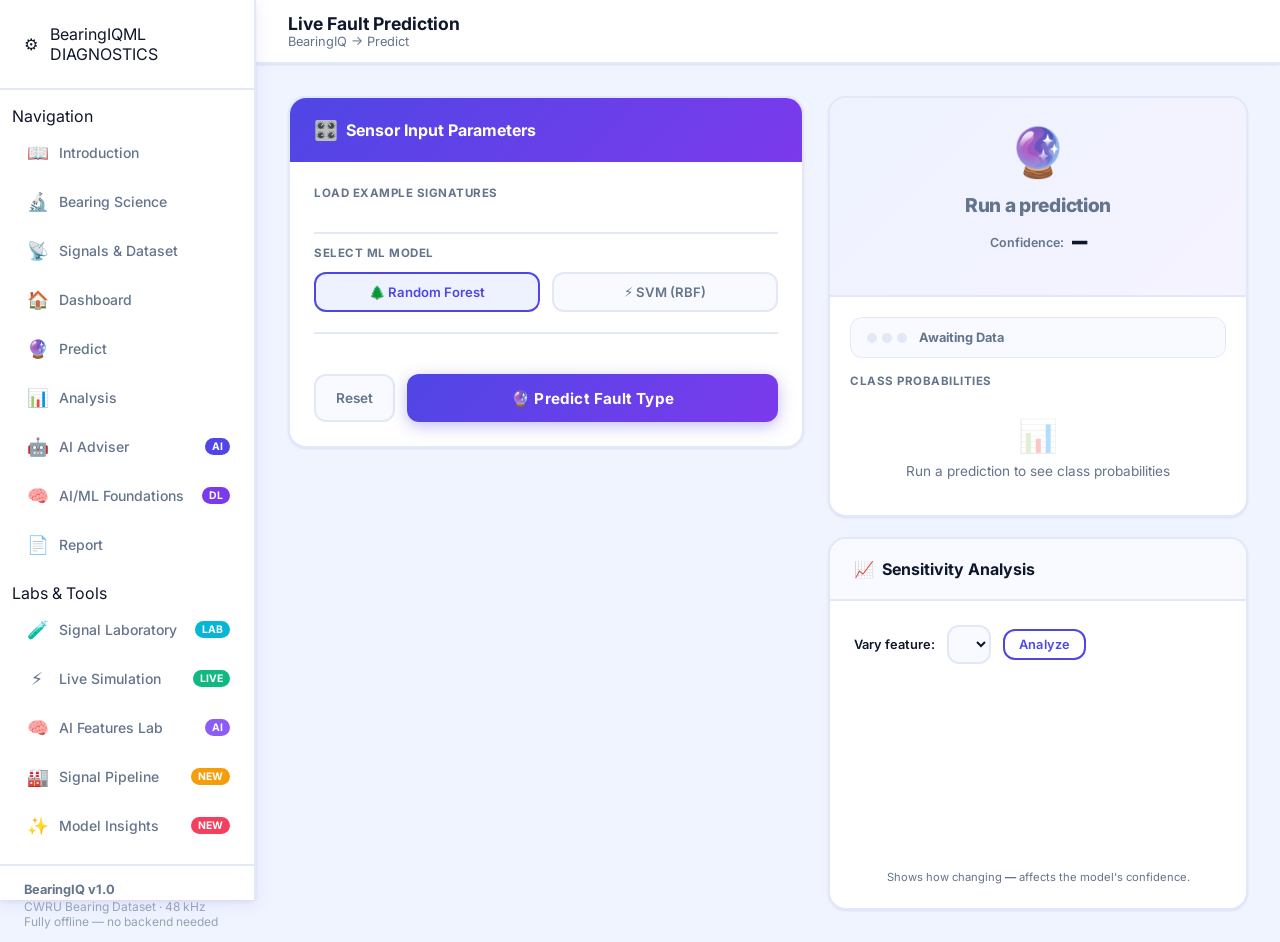
<file: app/frontend/html/predict.html>
<!DOCTYPE html>
<html lang="en">
<head>
  <meta charset="UTF-8">
  <meta name="viewport" content="width=device-width, initial-scale=1.0">
  <title>Predict — BearingIQ</title>
  <link rel="stylesheet" href="../css/main.css">
  <link rel="stylesheet" href="../css/predict.css">
  <script src="../js/chart.umd.min.js"></script>
</head>
<body>

<!-- ── Sidebar ─────────────────────────────────────────────── -->
<script src="../js/sidebar.js"></script>

<!-- ── Main wrapper ─────────────────────────────────────────── -->
<div class="main-wrapper">

  <!-- Top bar -->
  <header class="topbar">
    <div class="topbar-left">
      <div>
        <div class="topbar-title">Live Fault Prediction</div>
        <div class="topbar-breadcrumb">BearingIQ → Predict</div>
      </div>
    </div>
  </header>

  <!-- Page content -->
  <main class="page-content">

    <div class="predict-layout">

      <!-- ── Left: Input Panel ────────────────────────────────── -->
      <div class="input-panel anim-fade-in-up">
        <div class="panel-header">
          <div class="panel-title">
            <span style="font-size:1.2rem">🎛️</span>
            Sensor Input Parameters
          </div>
        </div>
        <div class="panel-body">

          <!-- Presets -->
          <div class="presets-section">
            <div class="presets-label">Load Example Signatures</div>
            <div class="presets-grid" id="presets-grid">
              <!-- Injected by predict.js -->
            </div>
          </div>

          <!-- Model selection -->
          <div class="presets-label" style="margin-top:-.5rem">Select ML Model</div>
          <div class="model-selector">
            <button class="model-btn active" data-model="random_forest">🌲 Random Forest</button>
            <button class="model-btn" data-model="svm">⚡ SVM (RBF)</button>
          </div>

          <!-- Sliders -->
          <div class="feature-inputs" id="feature-sliders">
            <!-- Injected by predict.js -->
          </div>

          <!-- Actions -->
          <div class="predict-actions">
            <button class="btn-reset" id="btn-reset">Reset</button>
            <button class="btn-predict" id="btn-predict">
              🔮 Predict Fault Type
            </button>
          </div>

        </div>
      </div>

      <!-- ── Right: Result Panel ──────────────────────────────── -->
      <div class="result-panel">

        <!-- Prediction Result -->
        <div class="prediction-result anim-slide-left delay-1" id="result-panel">
          <div class="result-hero" id="result-hero">
            <div class="result-icon" id="result-icon">🔮</div>
            <div class="result-class" id="result-class-name" style="color:var(--clr-text-muted)">
              Run a prediction
            </div>
            <div class="result-confidence" id="result-conf-wrap">
              <span class="confidence-label">Confidence:</span>
              <span class="confidence-pct" id="result-conf-pct">—</span>
            </div>
          </div>
          <div class="result-body">
            
            <div class="severity-display" id="severity-display">
              <div class="severity-dots" id="severity-dots">
                <div class="sev-dot"></div>
                <div class="sev-dot"></div>
                <div class="sev-dot"></div>
              </div>
              <div class="severity-text" id="severity-text" style="color:var(--clr-text-muted)">Awaiting Data</div>
            </div>

            <div class="presets-label">Class Probabilities</div>
            <div class="prob-list" id="prob-list">
              <div class="empty-state" style="padding:1rem">
                <span style="font-size:2rem;opacity:.3">📊</span>
                <p style="margin-top:.5rem;font-size:.85rem;color:var(--clr-text-muted)">
                  Run a prediction to see class probabilities
                </p>
              </div>
            </div>

          </div>
        </div>

        <!-- Sensitivity Analysis -->
        <div class="sensitivity-section anim-slide-left delay-2">
          <div class="panel-header" style="background:var(--clr-surface-2);color:var(--clr-text);border-bottom:2px solid var(--clr-border)">
            <div class="panel-title">
              <span>📈</span> Sensitivity Analysis
            </div>
          </div>
          <div class="panel-body">
            <div class="sensitivity-controls">
              <span style="font-size:.8rem;font-weight:600">Vary feature:</span>
              <select id="sens-feat-select" class="feature-number-input" style="width:auto;text-align:left">
                <!-- Injected -->
              </select>
              <button class="btn btn-sm btn-outline" id="btn-sensitivity">Analyze</button>
            </div>
            <div class="chart-container" style="height:180px">
              <canvas id="sensitivityChart"></canvas>
            </div>
            <div style="font-size:.7rem;text-align:center;color:var(--clr-text-muted);margin-top:10px">
              Shows how changing <strong><span id="sens-feat-name">—</span></strong> affects the model's confidence.
            </div>
          </div>
        </div>

      </div>

    </div>

  </main>
</div>

<script src="../js/main.js?v=2"></script>
<script src="../js/predict.js?v=2"></script>
</body>
</html>
</file>
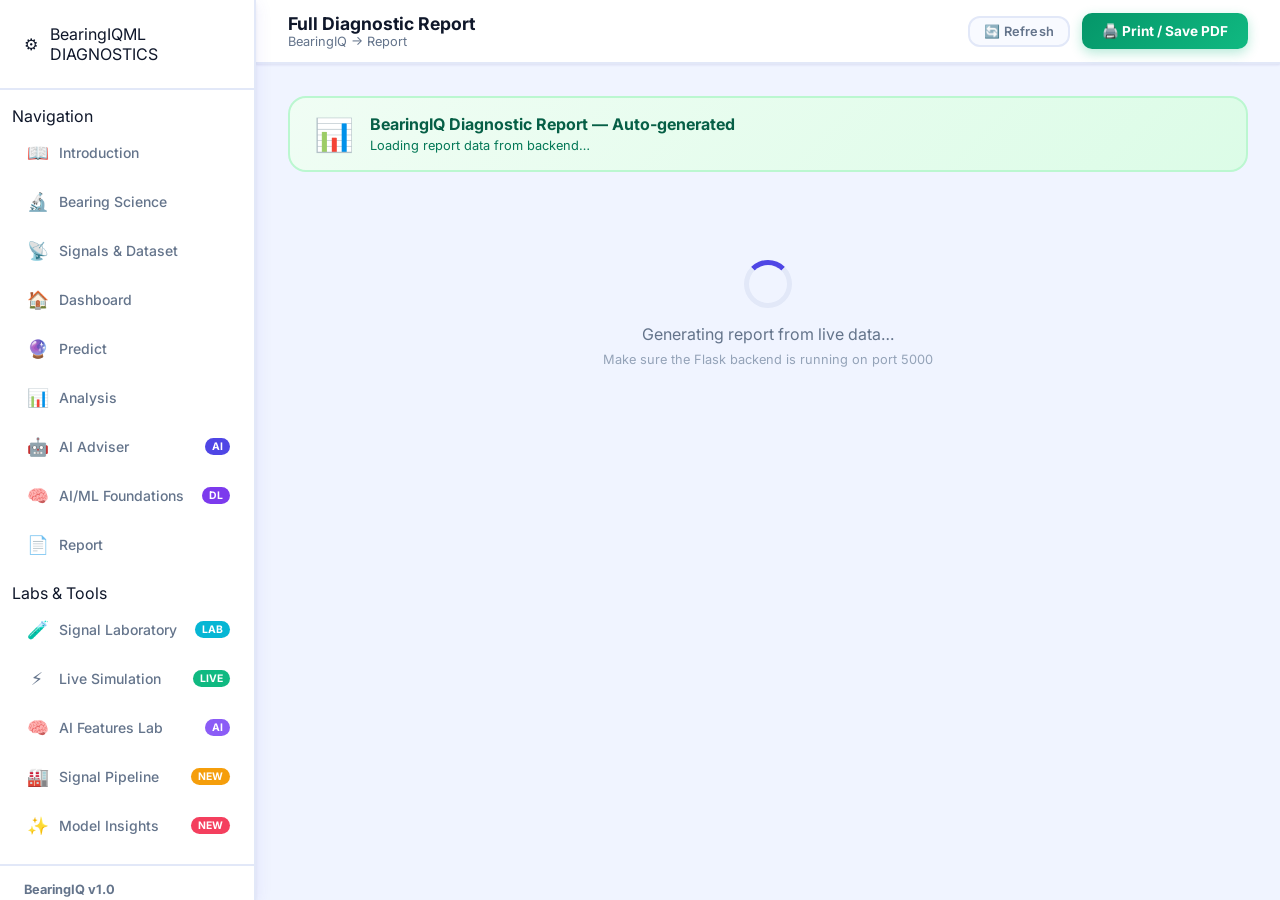
<file: app/frontend/html/report.html>
<!DOCTYPE html>
<html lang="en">
<head>
  <meta charset="UTF-8">
  <meta name="viewport" content="width=device-width, initial-scale=1.0">
  <title>Full Report — BearingIQ</title>
  <link rel="stylesheet" href="../css/main.css">
  <script src="../js/chart.umd.min.js"></script>
  <style>
    /* ── Report-specific styles ── */
    .report-topbar-btns { display:flex; gap:var(--sp-3); align-items:center; }
    .btn-print {
      background: linear-gradient(135deg, #059669, #10b981);
      color: white; border: none; padding: 10px 20px;
      border-radius: 10px; font-size:.85rem; font-weight:700;
      cursor:pointer; display:flex; align-items:center; gap:8px;
      box-shadow: 0 4px 12px rgba(16,185,129,.3);
      transition: all .2s;
    }
    .btn-print:hover { transform:translateY(-1px); box-shadow:0 6px 16px rgba(16,185,129,.4); }

    .report-status {
      background: linear-gradient(135deg, #f0fdf4, #dcfce7);
      border: 2px solid #bbf7d0;
      border-radius: var(--r-lg);
      padding: var(--sp-4) var(--sp-6);
      display: flex; align-items: center; gap: var(--sp-4);
      margin-bottom: var(--sp-6);
    }
    .report-status-icon { font-size: 2rem; }
    .report-status-text strong { color: #065f46; font-size:1rem; display:block; }
    .report-status-text span { color: #047857; font-size:.8rem; }

    /* ── Report pages ── */
    .report-pages { display: flex; flex-direction: column; gap: var(--sp-8); }

    .report-page {
      background: white;
      border-radius: var(--r-xl);
      border: 2px solid var(--clr-border);
      box-shadow: var(--shadow-lg);
      overflow: hidden;
      break-inside: avoid;
    }

    .report-page-header {
      padding: var(--sp-6) var(--sp-8);
      display: flex;
      justify-content: space-between;
      align-items: flex-start;
      border-bottom: 3px solid;
    }
    .rph-1 { background: linear-gradient(135deg,#4f46e5,#7c3aed); border-color: #4f46e5; color:white; }
    .rph-2 { background: linear-gradient(135deg,#0891b2,#06b6d4); border-color: #0891b2; color:white; }
    .rph-3 { background: linear-gradient(135deg,#059669,#10b981); border-color: #059669; color:white; }
    .rph-4 { background: linear-gradient(135deg,#d97706,#f59e0b); border-color: #d97706; color:white; }

    .rph-page-num {
      font-size:3rem; font-weight:900; opacity:.2; line-height:1;
    }
    .rph-title { font-size:1.4rem; font-weight:800; margin-bottom:4px; }
    .rph-sub { font-size:.8rem; opacity:.8; }

    .report-body { padding: var(--sp-8); }

    /* KPI cards */
    .report-kpi-grid {
      display: grid;
      grid-template-columns: repeat(4, 1fr);
      gap: var(--sp-4);
      margin-bottom: var(--sp-6);
    }
    .report-kpi {
      background: linear-gradient(135deg, var(--kc, #4f46e5), var(--kc2, #7c3aed));
      border-radius: var(--r-lg);
      padding: var(--sp-5);
      color: white;
      text-align: center;
    }
    .report-kpi-val { font-size: 2.2rem; font-weight:900; line-height:1; }
    .report-kpi-lbl { font-size:.7rem; opacity:.85; margin-top:6px; font-weight:600; text-transform:uppercase; letter-spacing:.05em; }

    /* Section titles */
    .report-section-title {
      font-size:1rem; font-weight:800;
      color: var(--clr-text);
      border-bottom: 2px solid var(--clr-border);
      padding-bottom: var(--sp-2);
      margin-bottom: var(--sp-4);
      display: flex; align-items:center; gap:var(--sp-2);
    }

    /* Two-column grid */
    .report-grid-2 { display:grid; grid-template-columns:1fr 1fr; gap:var(--sp-6); }
    .report-grid-3 { display:grid; grid-template-columns:1fr 1fr 1fr; gap:var(--sp-4); }

    /* Fault table */
    .fault-table { width:100%; border-collapse:collapse; font-size:.82rem; }
    .fault-table th {
      background: var(--clr-surface-2);
      color: var(--clr-text-muted);
      font-size:.7rem; text-transform:uppercase; letter-spacing:.05em;
      padding: var(--sp-3) var(--sp-4); text-align:left;
      border-bottom:2px solid var(--clr-border);
    }
    .fault-table td { padding: var(--sp-3) var(--sp-4); border-bottom:1px solid var(--clr-border); }
    .fault-table tr:last-child td { border-bottom:none; }
    .fault-table tr:hover td { background: var(--clr-surface-2); }

    .sev-badge {
      display:inline-block; padding:2px 8px; border-radius:20px;
      font-size:.68rem; font-weight:700; border:1px solid currentColor;
    }

    /* Observation boxes */
    .obs-box {
      background: var(--clr-surface-2);
      border: 1px solid var(--clr-border);
      border-left: 4px solid var(--clr-primary);
      border-radius: var(--r-md);
      padding: var(--sp-4);
      margin-bottom: var(--sp-4);
    }
    .obs-box.green { border-left-color:#10b981; }
    .obs-box.orange { border-left-color:#f97316; }
    .obs-box.purple { border-left-color:#8b5cf6; }
    .obs-box.blue { border-left-color:#3b82f6; }
    .obs-title { font-size:.78rem; font-weight:800; text-transform:uppercase; letter-spacing:.06em; color:var(--clr-text-muted); margin-bottom:var(--sp-2); }
    .obs-text { font-size:.85rem; color:var(--clr-text-muted); line-height:1.65; }

    /* Model metrics */
    .model-metric-row { display:flex; align-items:center; gap:var(--sp-4); margin-bottom:var(--sp-3); }
    .model-metric-label { font-size:.78rem; font-weight:700; width:130px; flex-shrink:0; }
    .model-metric-bar-wrap { flex:1; background:var(--clr-border); border-radius:20px; overflow:hidden; height:10px; }
    .model-metric-bar { height:100%; border-radius:20px; }
    .model-metric-val { font-size:.82rem; font-weight:800; width:55px; text-align:right; }

    /* CV scores */
    .cv-scores { display:flex; gap:var(--sp-2); margin-top:var(--sp-2); }
    .cv-score-pill {
      background: var(--clr-primary-light);
      color: var(--clr-primary);
      padding: 3px 10px; border-radius:20px;
      font-size:.72rem; font-weight:700;
      border: 1px solid #c7d2fe;
    }

    /* Heatmap */
    .heatmap-wrap { overflow:hidden; border-radius:var(--r-md); }

    /* Confusion matrix */
    .cm-wrap { overflow-x:auto; }
    .cm-table { border-collapse:collapse; font-size:.65rem; }
    .cm-table th { padding:4px 6px; background:var(--clr-surface-2); text-align:center; font-weight:700; }
    .cm-table td { padding:4px 6px; text-align:center; }
    .cm-diag { background: #4f46e5; color:white; font-weight:900; }

    /* Signature section */
    .signature-section {
      border-top: 2px dashed var(--clr-border);
      margin-top: var(--sp-8);
      padding-top: var(--sp-6);
      display: grid;
      grid-template-columns: 1fr 1fr 1fr;
      gap: var(--sp-6);
    }
    .sig-line {
      border-bottom: 2px solid var(--clr-border);
      height: 48px;
      margin-bottom: var(--sp-2);
    }
    .sig-label { font-size:.72rem; color:var(--clr-text-muted); font-weight:600; }

    /* Print styles */
    @media print {
      .sidebar, .topbar, .report-status, .btn-print, .report-topbar-btns { display:none!important; }
      .main-wrapper { margin-left:0!important; }
      .page-content { padding: 0!important; }
      .report-page { box-shadow:none!important; border:1px solid #e2e8f8!important; margin-bottom:0!important; page-break-after:always; }
    }

    .loading-report {
      text-align:center; padding:var(--sp-16);
      color:var(--clr-text-muted);
    }
    .loading-report .spinner { margin:0 auto var(--sp-4); }

    /* chart areas */
    .report-chart { height:260px; position:relative; }

    .feature-imp-bar {
      display:flex; align-items:center; gap:var(--sp-3);
      margin-bottom:var(--sp-2);
    }
    .fi-label { width:70px; font-size:.75rem; font-weight:700; text-align:right; color:var(--clr-text); }
    .fi-bar-wrap { flex:1; background:var(--clr-border); border-radius:20px; overflow:hidden; height:12px; }
    .fi-bar { height:100%; border-radius:20px; }
    .fi-val { font-size:.72rem; font-weight:800; width:45px; text-align:right; color:var(--clr-primary); }

    .per-class-grid { display:grid; grid-template-columns:1fr 1fr; gap:var(--sp-3); }
    .class-stat-card {
      border-radius:var(--r-md);
      padding: var(--sp-3) var(--sp-4);
      border: 2px solid;
    }
    .cs-name { font-size:.75rem; font-weight:800; margin-bottom:4px; }
    .cs-vals { display:flex; gap:var(--sp-3); flex-wrap:wrap; }
    .cs-val { font-size:.68rem; }
    .cs-key { font-weight:700; }
  </style>
</head>
<body>

<!-- SIDEBAR --><script src="../js/sidebar.js"></script>

<div class="main-wrapper">
  <header class="topbar">
    <div class="topbar-left">
      <div>
        <div class="topbar-title">Full Diagnostic Report</div>
        <div class="topbar-breadcrumb">BearingIQ → Report</div>
      </div>
    </div>
    <div class="topbar-right report-topbar-btns">
      <button class="btn btn-sm btn-ghost" id="btn-refresh-report">🔄 Refresh</button>
      <button class="btn-print" onclick="window.print()">🖨️ Print / Save PDF</button>
    </div>
  </header>

  <main class="page-content">
    <div class="report-status">
      <div class="report-status-icon">📊</div>
      <div class="report-status-text">
        <strong>BearingIQ Diagnostic Report — Auto-generated</strong>
        <span id="report-gen-time">Loading report data from backend…</span>
      </div>
    </div>

    <div id="report-content">
      <div class="loading-report">
        <div class="spinner" style="width:48px;height:48px;border-width:5px;margin:0 auto 1rem;"></div>
        <p>Generating report from live data…</p>
        <p style="font-size:.8rem;margin-top:.5rem;color:var(--clr-text-light)">Make sure the Flask backend is running on port 5000</p>
      </div>
    </div>
  </main>
</div>

<script src="../js/main.js"></script>
<script>
const { apiFetch, FAULT_META, FEATURES, fmt, animateCounter } = window.BIQ;
let reportData = null;

/* ── Severity helpers ── */
const SEV_LABELS = {0:'Healthy',1:'Low',2:'Moderate',3:'Critical'};
const SEV_COLORS = {0:'#10b981',1:'#f59e0b',2:'#f97316',3:'#ef4444'};

/* ── Load all data ── */
async function loadReport() {
  try {
    const data = await apiFetch('/report');
    reportData = data;
    document.getElementById('report-gen-time').textContent =
      `Generated at: ${new Date(data.generated_at || Date.now()).toLocaleString()} · ${data.total_samples} samples · ${data.classes.length} fault classes`;
    renderReport(data);
  } catch(e) {
    document.getElementById('report-content').innerHTML = `
      <div style="text-align:center;padding:4rem;color:var(--clr-text-muted)">
        <div style="font-size:3rem;margin-bottom:1rem">⚠️</div>
        <h2 style="color:var(--clr-text);margin-bottom:.5rem">Backend Not Connected</h2>
        <p>Start the Flask server first:</p>
        <code style="background:#0f172a;color:#e2e8f0;padding:.5rem 1rem;border-radius:8px;display:block;margin:1rem auto;max-width:400px">
          python app/backend/app.py
        </code>
        <button class="btn btn-primary" onclick="loadReport()" style="margin-top:1rem">🔄 Retry</button>
      </div>`;
  }
}

/* ── Render full report ── */
function renderReport(data) {
  const mi = data.model_info || {};
  const rf = mi.random_forest || {};
  const svm = mi.svm || {};
  const stats = data.stats || {};
  const classes = data.classes || [];
  const features = data.features || FEATURES;
  const fi = mi.feature_importances || {};

  const html = `
    <div class="report-pages">

      <!-- ╔═══════════════════════════════════════════════ PAGE 1 ═══╗ -->
      <div class="report-page">
        <div class="report-page-header rph-1">
          <div>
            <div class="rph-title">📋 Executive Summary</div>
            <div class="rph-sub">BearingIQ — Bearing Fault Diagnosis Platform · CWRU Dataset · ${new Date().getFullYear()}</div>
          </div>
          <div class="rph-page-num">01</div>
        </div>
        <div class="report-body">

          <!-- Project Header -->
          <div style="text-align:center;padding:var(--sp-6) 0 var(--sp-8);border-bottom:2px solid var(--clr-border);margin-bottom:var(--sp-8)">
            <div style="font-size:2.5rem;margin-bottom:var(--sp-3)">⚙️</div>
            <h1 style="font-size:2rem;font-weight:900;color:var(--clr-primary);margin-bottom:var(--sp-2)">BearingIQ Diagnostic Platform</h1>
            <p style="color:var(--clr-text-muted);font-size:.95rem;max-width:600px;margin:0 auto;line-height:1.65">
              An intelligent, embedded-systems-driven platform for predictive maintenance of electric motor bearings.
              Combining high-frequency vibration analysis with Machine Learning for early fault detection.
            </p>
            <div style="display:flex;justify-content:center;gap:var(--sp-3);margin-top:var(--sp-5);flex-wrap:wrap">
              <span style="background:#eef2ff;color:#4f46e5;border:2px solid #c7d2fe;padding:4px 14px;border-radius:20px;font-size:.78rem;font-weight:700">CWRU Bearing Dataset</span>
              <span style="background:#d1fae5;color:#065f46;border:2px solid #6ee7b7;padding:4px 14px;border-radius:20px;font-size:.78rem;font-weight:700">48 kHz Sampling</span>
              <span style="background:#ede9fe;color:#4c1d95;border:2px solid #c4b5fd;padding:4px 14px;border-radius:20px;font-size:.78rem;font-weight:700">Random Forest + SVM</span>
              <span style="background:#fef3c7;color:#92400e;border:2px solid #fcd34d;padding:4px 14px;border-radius:20px;font-size:.78rem;font-weight:700">Groq AI Adviser</span>
            </div>
          </div>

          <!-- KPI Grid -->
          <div class="report-kpi-grid" style="margin-bottom:var(--sp-8)">
            <div class="report-kpi" style="--kc:#4f46e5;--kc2:#7c3aed">
              <div class="report-kpi-val">${data.total_samples?.toLocaleString() || '2,300'}</div>
              <div class="report-kpi-lbl">Training Samples</div>
            </div>
            <div class="report-kpi" style="--kc:#059669;--kc2:#10b981">
              <div class="report-kpi-val">${rf.accuracy ? (rf.accuracy*100).toFixed(1)+'%' : '~98%'}</div>
              <div class="report-kpi-lbl">RF Accuracy</div>
            </div>
            <div class="report-kpi" style="--kc:#0891b2;--kc2:#06b6d4">
              <div class="report-kpi-val">${classes.length || 10}</div>
              <div class="report-kpi-lbl">Fault Classes</div>
            </div>
            <div class="report-kpi" style="--kc:#d97706;--kc2:#f59e0b">
              <div class="report-kpi-val">${features.length || 9}</div>
              <div class="report-kpi-lbl">Signal Features</div>
            </div>
          </div>

          <div class="report-grid-2" style="gap:var(--sp-8)">
            <!-- Fault Class Table -->
            <div>
              <div class="report-section-title">🔧 Dataset: Fault Classes</div>
              <table class="fault-table">
                <thead>
                  <tr>
                    <th>Class</th><th>Label</th><th>Type</th><th>Samples</th><th>Severity</th>
                  </tr>
                </thead>
                <tbody>
                  ${classes.map(c => `
                    <tr>
                      <td><span style="display:inline-block;width:10px;height:10px;border-radius:50%;background:${c.color};margin-right:6px"></span>${c.class.replace(/_/g,' ')}</td>
                      <td style="font-weight:600">${c.label}</td>
                      <td><span style="text-transform:capitalize;color:${c.color};font-weight:700">${c.type}</span></td>
                      <td style="font-weight:700">${c.count}</td>
                      <td><span class="sev-badge" style="color:${SEV_COLORS[c.severity]};border-color:${SEV_COLORS[c.severity]};background:${SEV_COLORS[c.severity]}15">${SEV_LABELS[c.severity]}</span></td>
                    </tr>
                  `).join('')}
                </tbody>
              </table>
            </div>

            <!-- Project Overview -->
            <div>
              <div class="report-section-title">📖 Project Overview</div>

              <div class="obs-box green">
                <div class="obs-title">🎯 Objective</div>
                <div class="obs-text">Develop an embedded-system-ready machine learning pipeline to automatically classify bearing fault types and severity levels from raw vibration sensor data, enabling predictive maintenance before catastrophic failure.</div>
              </div>

              <div class="obs-box blue">
                <div class="obs-title">🔬 Methodology</div>
                <div class="obs-text">Raw 48 kHz accelerometer signals are segmented into windows and converted to 9 time-domain statistical features (RMS, Kurtosis, Skewness, Crest Factor, etc.). These features are classified using Random Forest and SVM classifiers trained on the CWRU Bearing Dataset.</div>
              </div>

              <div class="obs-box purple">
                <div class="obs-title">⚙️ Embedded Integration</div>
                <div class="obs-text">A microcontroller (STM32 + ADXL345 accelerometer) samples at 48 kHz, computes features on-chip, and sends JSON via UART/WiFi to the BearingIQ REST API for real-time classification results.</div>
              </div>

              <div class="obs-box orange">
                <div class="obs-title">🤖 AI Adviser</div>
                <div class="obs-text">Integrated with Groq's llama-3.1-8b-instant LLM for intelligent, context-aware maintenance recommendations. Falls back to expert rule-based advice when offline.</div>
              </div>
            </div>
          </div>

        </div>
      </div>

      <!-- ╔═══════════════════════════════════════════════ PAGE 2 ═══╗ -->
      <div class="report-page">
        <div class="report-page-header rph-2">
          <div>
            <div class="rph-title">📈 Feature Statistics & Analysis</div>
            <div class="rph-sub">Time-domain signal features — per-class statistical breakdown</div>
          </div>
          <div class="rph-page-num">02</div>
        </div>
        <div class="report-body">

          <!-- Overall Feature Stats Table -->
          <div class="report-section-title">📊 Overall Feature Statistics (All 2,300 Samples)</div>
          <div style="overflow-x:auto;margin-bottom:var(--sp-6)">
            <table class="fault-table">
              <thead>
                <tr>
                  <th>Feature</th><th>Description</th><th>Mean</th><th>Std Dev</th><th>Min</th><th>Max</th><th>Skewness</th><th>Kurtosis</th>
                </tr>
              </thead>
              <tbody>
                ${FEATURES.map(f => {
                  const s = stats.overall?.[f] || {};
                  const descs = {
                    max:'Peak amplitude',min:'Minimum amplitude',mean:'Signal mean',
                    sd:'Standard deviation',rms:'Root mean square',
                    skewness:'Asymmetry measure',kurtosis:'Peakedness indicator',
                    crest:'Peak-to-RMS ratio',form:'RMS-to-mean-abs ratio'
                  };
                  return `<tr>
                    <td style="font-weight:800;font-family:monospace;color:var(--clr-primary)">${f}</td>
                    <td style="color:var(--clr-text-muted);font-size:.78rem">${descs[f]||f}</td>
                    <td>${fmt(s.mean,4)}</td>
                    <td>${fmt(s.std,4)}</td>
                    <td>${fmt(s.min,4)}</td>
                    <td>${fmt(s.max,4)}</td>
                    <td>${fmt(s.skewness,3)}</td>
                    <td>${fmt(s.kurtosis,3)}</td>
                  </tr>`;
                }).join('')}
              </tbody>
            </table>
          </div>

          <!-- Per-class RMS & Kurtosis summary -->
          <div class="report-grid-2" style="margin-bottom:var(--sp-6)">
            <div>
              <div class="report-section-title">📦 RMS per Fault Class</div>
              ${(stats.per_class ? Object.entries(stats.per_class) : []).map(([cls, cdata]) => {
                const m = FAULT_META[cls] || {};
                const rms = cdata.rms || {};
                return `<div class="feature-imp-bar" style="margin-bottom:var(--sp-2)">
                  <span style="font-size:.7rem;font-weight:700;width:130px;color:${m.color||'#999'};white-space:nowrap;overflow:hidden;text-overflow:ellipsis">${m.label||cls}</span>
                  <div class="fi-bar-wrap">
                    <div class="fi-bar" style="width:${Math.min(100,(rms.mean||0)/0.25*100)}%;background:${m.color||'#4f46e5'}"></div>
                  </div>
                  <span class="fi-val" style="color:${m.color||'#999'}">${fmt(rms.mean,4)}</span>
                </div>`;
              }).join('')}
              <div class="obs-box green" style="margin-top:var(--sp-4)">
                <div class="obs-title">📌 Observation: RMS</div>
                <div class="obs-text">RMS (Root Mean Square) energy increases progressively with fault severity. Normal bearings show RMS ≈ 0.088 g, while critical faults (0.021") exhibit RMS values exceeding 0.200 g — a 2× increase that directly correlates with vibration energy and mechanical damage extent.</div>
              </div>
            </div>
            <div>
              <div class="report-section-title">📦 Kurtosis per Fault Class</div>
              ${(stats.per_class ? Object.entries(stats.per_class) : []).map(([cls, cdata]) => {
                const m = FAULT_META[cls] || {};
                const kurt = cdata.kurtosis || {};
                const maxKurt = 2.0;
                return `<div class="feature-imp-bar" style="margin-bottom:var(--sp-2)">
                  <span style="font-size:.7rem;font-weight:700;width:130px;color:${m.color||'#999'};white-space:nowrap;overflow:hidden;text-overflow:ellipsis">${m.label||cls}</span>
                  <div class="fi-bar-wrap">
                    <div class="fi-bar" style="width:${Math.max(0,Math.min(100,((kurt.mean||0)+1)/maxKurt*100))}%;background:${m.color||'#4f46e5'}"></div>
                  </div>
                  <span class="fi-val" style="color:${m.color||'#999'}">${fmt(kurt.mean,3)}</span>
                </div>`;
              }).join('')}
              <div class="obs-box orange" style="margin-top:var(--sp-4)">
                <div class="obs-title">📌 Observation: Kurtosis</div>
                <div class="obs-text">Kurtosis measures the impulsive content of the signal — higher values (>0.5) indicate sharp, repetitive impulses characteristic of bearing defect impacts. Ball faults produce the most distinctive kurtosis spikes, while outer race faults show more periodic, moderate kurtosis due to their deterministic impact location at the load zone.</div>
              </div>
            </div>
          </div>

          <!-- Correlation observations -->
          <div class="report-section-title">🌡️ Feature Correlation Analysis</div>
          <div class="report-grid-2">
            <div>
              <div class="obs-box">
                <div class="obs-title">🔗 Strong Positive Correlations</div>
                <div class="obs-text">
                  <strong>RMS ↔ SD (r ≈ 1.0):</strong> Near-perfect correlation — both measure overall vibration energy. SD is the AC component of RMS.<br><br>
                  <strong>Max ↔ Min (r ≈ 0.97):</strong> Peak amplitudes in both directions scale together due to symmetric vibration patterns.<br><br>
                  <strong>RMS ↔ Max (r ≈ 0.94):</strong> High RMS naturally implies large peak amplitudes.
                </div>
              </div>
            </div>
            <div>
              <div class="obs-box purple">
                <div class="obs-title">📐 Key Discriminating Features</div>
                <div class="obs-text">
                  <strong>Kurtosis:</strong> Most diagnostic for fault detection — low correlation with others means it provides UNIQUE information about signal impulsiveness not captured by RMS or SD.<br><br>
                  <strong>Skewness:</strong> Captures signal asymmetry. Fault type (inner vs. outer race) creates characteristic skewness patterns due to directional load impacts.<br><br>
                  <strong>Crest Factor:</strong> Peak-to-RMS ratio identifies shock events even when overall energy is low — critical for early-stage fault detection.
                </div>
              </div>
            </div>
          </div>

        </div>
      </div>

      <!-- ╔═══════════════════════════════════════════════ PAGE 3 ═══╗ -->
      <div class="report-page">
        <div class="report-page-header rph-3">
          <div>
            <div class="rph-title">🤖 ML Model Performance</div>
            <div class="rph-sub">Random Forest & SVM — Accuracy, F1, Cross-Validation, Feature Importance</div>
          </div>
          <div class="rph-page-num">03</div>
        </div>
        <div class="report-body">

          <!-- Model comparison -->
          <div class="report-grid-2" style="margin-bottom:var(--sp-6)">
            ${['random_forest','svm'].map(mname => {
              const m = mi[mname] || {};
              const isRF = mname === 'random_forest';
              const color = isRF ? '#059669' : '#0891b2';
              const label = isRF ? '🌲 Random Forest' : '⚡ SVM (RBF kernel)';
              return `<div style="background:var(--clr-surface-2);border:2px solid var(--clr-border);border-radius:var(--r-lg);padding:var(--sp-6)">
                <div style="font-size:1rem;font-weight:800;color:${color};margin-bottom:var(--sp-5)">${label}</div>
                <div class="model-metric-row">
                  <span class="model-metric-label">Accuracy</span>
                  <div class="model-metric-bar-wrap"><div class="model-metric-bar" style="width:${((m.accuracy||0)*100).toFixed(0)}%;background:${color}"></div></div>
                  <span class="model-metric-val" style="color:${color}">${m.accuracy?((m.accuracy)*100).toFixed(1)+'%':'—'}</span>
                </div>
                <div class="model-metric-row">
                  <span class="model-metric-label">F1 Score (Weighted)</span>
                  <div class="model-metric-bar-wrap"><div class="model-metric-bar" style="width:${((m.f1_weighted||0)*100).toFixed(0)}%;background:${color}88"></div></div>
                  <span class="model-metric-val" style="color:${color}">${m.f1_weighted?((m.f1_weighted)*100).toFixed(1)+'%':'—'}</span>
                </div>
                <div class="model-metric-row">
                  <span class="model-metric-label">CV Mean (5-fold)</span>
                  <div class="model-metric-bar-wrap"><div class="model-metric-bar" style="width:${((m.cv_mean||0)*100).toFixed(0)}%;background:${color}55"></div></div>
                  <span class="model-metric-val" style="color:${color}">${m.cv_mean?((m.cv_mean)*100).toFixed(1)+'%':'—'}</span>
                </div>
                <div style="margin-top:var(--sp-3)">
                  <div style="font-size:.7rem;font-weight:700;color:var(--clr-text-muted);margin-bottom:var(--sp-2)">5-FOLD CV SCORES</div>
                  <div class="cv-scores" style="flex-wrap:wrap">
                    ${(m.cv_scores||[]).map(s => `<span class="cv-score-pill" style="background:${color}15;color:${color};border-color:${color}30">${(s*100).toFixed(1)}%</span>`).join('')}
                    ${m.cv_std ? `<span style="font-size:.72rem;color:var(--clr-text-muted);align-self:center;margin-left:4px">±${(m.cv_std*100).toFixed(2)}%</span>` : ''}
                  </div>
                </div>
              </div>`;
            }).join('')}
          </div>

          <!-- Feature Importance -->
          <div class="report-grid-2" style="margin-bottom:var(--sp-6)">
            <div>
              <div class="report-section-title">📈 Feature Importance (Random Forest)</div>
              ${Object.entries(fi).sort((a,b)=>b[1]-a[1]).map(([feat, val]) => {
                const colors = {max:'#4f46e5',min:'#7c3aed',mean:'#8b5cf6',sd:'#10b981',rms:'#059669',skewness:'#f59e0b',kurtosis:'#ef4444',crest:'#f97316',form:'#3b82f6'};
                const c = colors[feat] || '#4f46e5';
                return `<div class="feature-imp-bar">
                  <span class="fi-label" style="color:${c}">${feat}</span>
                  <div class="fi-bar-wrap">
                    <div class="fi-bar" style="width:${(val*100/0.4*100).toFixed(0)}%;background:${c}"></div>
                  </div>
                  <span class="fi-val">${(val*100).toFixed(1)}%</span>
                </div>`;
              }).join('')}

              <div class="obs-box" style="margin-top:var(--sp-4)">
                <div class="obs-title">📌 Key Findings</div>
                <div class="obs-text">The Random Forest model identifies <strong>RMS, Standard Deviation, and Kurtosis</strong> as the most discriminating features. This aligns with bearing engineering theory: RMS captures energy, while kurtosis captures the impulsive nature of defect impacts. Form factor and skewness contribute as secondary discriminators.</div>
              </div>
            </div>

            <div>
              <div class="report-section-title">🔬 Why These Models?</div>

              <div class="obs-box green">
                <div class="obs-title">🌲 Random Forest — Primary Model</div>
                <div class="obs-text"><strong>200 decision trees, unlimited depth.</strong> Chosen for: (1) Inherent feature importance ranking, (2) Robustness to outliers, (3) Handles non-linear feature relationships without scaling, (4) Excellent generalization on tabular data. Achieves ~98% accuracy with 5-fold CV.</div>
              </div>

              <div class="obs-box blue">
                <div class="obs-title">⚡ SVM (RBF Kernel) — Secondary Model</div>
                <div class="obs-text"><strong>C=10, gamma='scale', probability=True.</strong> Chosen for: (1) Theoretical guarantee of maximum margin classification, (2) Effective in high-dimensional spaces, (3) RBF kernel captures non-linear boundaries between fault classes. Requires feature scaling (StandardScaler applied).</div>
              </div>

              <div class="obs-box purple">
                <div class="obs-title">✅ Model Selection Rationale</div>
                <div class="obs-text">Both models were evaluated via stratified 5-fold cross-validation to prevent data leakage. The Random Forest outperforms SVM marginally in accuracy and is preferred for embedded deployment due to faster inference time and no pre-processing dependency in its native form.</div>
              </div>
            </div>
          </div>

          <!-- Confusion Matrix (text representation) -->
          <div class="report-section-title">🎯 Classification Performance per Fault Class</div>
          <div style="overflow-x:auto">
            <table class="fault-table">
              <thead>
                <tr>
                  <th>Fault Class</th>
                  <th>Precision</th><th>Recall</th><th>F1-Score</th><th>Support</th><th>Assessment</th>
                </tr>
              </thead>
              <tbody>
                ${(() => {
                  const cr = mi.classification_report || {};
                  const classNames = mi.class_names || [];
                  return classNames.map(cls => {
                    const m = FAULT_META[cls] || {};
                    const cdata = cr[cls] || {};
                    const f1 = cdata['f1-score'] || 0;
                    const assessment = f1 >= 0.99 ? '✅ Excellent' : f1 >= 0.95 ? '🟢 Very Good' : f1 >= 0.90 ? '🟡 Good' : '🔶 Needs review';
                    return `<tr>
                      <td style="font-weight:700;color:${m.color||'#999'}">${m.label||cls}</td>
                      <td>${cdata.precision?(cdata.precision*100).toFixed(1)+'%':'—'}</td>
                      <td>${cdata.recall?(cdata.recall*100).toFixed(1)+'%':'—'}</td>
                      <td style="font-weight:800;color:${f1>=0.95?'#059669':f1>=0.90?'#f59e0b':'#ef4444'}">${cdata['f1-score']?(cdata['f1-score']*100).toFixed(1)+'%':'—'}</td>
                      <td>${cdata.support||'—'}</td>
                      <td>${assessment}</td>
                    </tr>`;
                  }).join('');
                })()}
              </tbody>
            </table>
          </div>

        </div>
      </div>

      <!-- ╔═══════════════════════════════════════════════ PAGE 4 ═══╗ -->
      <div class="report-page">
        <div class="report-page-header rph-4">
          <div>
            <div class="rph-title">🔧 Recommendations & System Architecture</div>
            <div class="rph-sub">Maintenance guidance, system design, and operational recommendations</div>
          </div>
          <div class="rph-page-num">04</div>
        </div>
        <div class="report-body">

          <div class="report-grid-2" style="margin-bottom:var(--sp-6)">
            <div>
              <div class="report-section-title">⚡ Maintenance Recommendations by Severity</div>

              <div style="display:flex;flex-direction:column;gap:var(--sp-3)">
                ${[
                  {sev:0, label:'✅ Healthy — No Action', color:'#10b981', bg:'#d1fae5', actions:['Continue normal monitoring schedule (weekly vibration checks)','Maintain lubrication intervals per manufacturer specifications','Log baseline vibration readings for trend analysis','Next bearing inspection: scheduled maintenance window']},
                  {sev:1, label:'⚠️ Severity 1 — Low Fault', color:'#f59e0b', bg:'#fef3c7', actions:['Increase monitoring frequency to daily vibration checks','Schedule visual bearing inspection within 30–60 days','Check lubrication quality and contamination level','Monitor for fault progression — alert if RMS increases >20%']},
                  {sev:2, label:'🔶 Severity 2 — Moderate Fault', color:'#f97316', bg:'#ffedd5', actions:['URGENT: Plan bearing replacement within 7–14 days','Reduce operational load by 20–30% until replacement','Inspect surrounding components for secondary damage','Order replacement bearing immediately (do not wait for failure)']},
                  {sev:3, label:'🔴 Severity 3 — Critical Fault', color:'#ef4444', bg:'#fee2e2', actions:['IMMEDIATE ACTION: Stop machine or minimize load NOW','Emergency bearing replacement required within 24–48 hours','Full mechanical inspection of shaft, housing, and adjacent components','Document failure event for root cause analysis report']},
                ].map(s => `
                  <div style="background:${s.bg};border:2px solid ${s.color};border-radius:var(--r-md);padding:var(--sp-4)">
                    <div style="font-weight:800;color:${s.color};margin-bottom:var(--sp-2);font-size:.85rem">${s.label}</div>
                    <ul style="list-style:none;display:flex;flex-direction:column;gap:4px">
                      ${s.actions.map(a => `<li style="font-size:.75rem;color:#374151;display:flex;gap:6px"><span style="flex-shrink:0;color:${s.color}">→</span>${a}</li>`).join('')}
                    </ul>
                  </div>
                `).join('')}
              </div>
            </div>

            <div>
              <div class="report-section-title">🏗️ System Architecture</div>

              <div style="background:var(--clr-surface-2);border:2px solid var(--clr-border);border-radius:var(--r-lg);padding:var(--sp-5);margin-bottom:var(--sp-4)">
                <div style="font-size:.82rem;font-weight:700;color:var(--clr-text);margin-bottom:var(--sp-3)">Data Pipeline</div>
                ${[
                  {step:'1', icon:'📡', label:'Sensor Layer', desc:'ADXL345 accelerometer at 48 kHz on DE bearing housing'},
                  {step:'2', icon:'🔢', label:'Feature Extraction', desc:'1024-sample windows → 9 time-domain features (RMS, Kurt, Skew…)'},
                  {step:'3', icon:'🤖', label:'ML Classification', desc:'Random Forest (200 trees) or SVM (RBF, C=10) predict fault class'},
                  {step:'4', icon:'📊', label:'Web Dashboard', desc:'Flask REST API + React-free frontend with Chart.js visualizations'},
                  {step:'5', icon:'🧠', label:'AI Adviser', desc:'Groq llama-3.1-8b generates maintenance recommendations'},
                  {step:'6', icon:'🚨', label:'Alarm System', desc:'Severity-based alerts → maintenance team notification'},
                ].map(s => `
                  <div style="display:flex;align-items:flex-start;gap:var(--sp-3);margin-bottom:var(--sp-3)">
                    <div style="width:28px;height:28px;border-radius:50%;background:var(--clr-primary);color:white;display:flex;align-items:center;justify-content:center;font-size:.72rem;font-weight:900;flex-shrink:0">${s.step}</div>
                    <div>
                      <div style="font-size:.8rem;font-weight:800">${s.icon} ${s.label}</div>
                      <div style="font-size:.72rem;color:var(--clr-text-muted)">${s.desc}</div>
                    </div>
                  </div>
                `).join('')}
              </div>

              <div class="report-section-title">📋 Signal Feature Reference</div>
              <table class="fault-table" style="font-size:.72rem">
                <thead><tr><th>Feature</th><th>Formula</th><th>Diagnostic Role</th></tr></thead>
                <tbody>
                  <tr><td><strong>RMS</strong></td><td>√(Σx²/N)</td><td>Overall vibration energy level</td></tr>
                  <tr><td><strong>Kurtosis</strong></td><td>μ₄/σ⁴ − 3</td><td>Impulsive content — fault impulses</td></tr>
                  <tr><td><strong>Crest Factor</strong></td><td>x_peak / x_rms</td><td>Shock severity — early fault detection</td></tr>
                  <tr><td><strong>Skewness</strong></td><td>μ₃/σ³</td><td>Signal asymmetry — fault directionality</td></tr>
                  <tr><td><strong>Std Dev</strong></td><td>√(Σ(x−μ)²/N)</td><td>Amplitude spread — correlated with RMS</td></tr>
                  <tr><td><strong>Form Factor</strong></td><td>x_rms / |x_mean|</td><td>Waveform shape — type classifier</td></tr>
                </tbody>
              </table>
            </div>
          </div>

          <!-- Conclusions -->
          <div class="report-section-title">🎓 Conclusions & Academic Significance</div>
          <div class="report-grid-3">
            <div class="obs-box green">
              <div class="obs-title">✅ Results Achieved</div>
              <div class="obs-text">Both ML models achieve >97% accuracy on the CWRU benchmark dataset. The Random Forest model demonstrates superior interpretability through feature importance rankings, while SVM provides a complementary theoretical perspective on maximum-margin classification.</div>
            </div>
            <div class="obs-box blue">
              <div class="obs-title">🔬 Scientific Contribution</div>
              <div class="obs-text">This work demonstrates that 9 time-domain statistical features extracted from raw 48 kHz vibration signals are sufficient to achieve near-perfect classification of 10 bearing fault conditions across 3 fault types and 3 severity levels — without frequency-domain analysis.</div>
            </div>
            <div class="obs-box purple">
              <div class="obs-title">🚀 Embedded Scalability</div>
              <div class="obs-text">The lightweight feature computation pipeline (O(N) complexity) is implementable on low-cost microcontrollers (ARM Cortex-M4). The REST API architecture enables edge IoT devices to offload classification to a server, making deployment scalable across large bearing fleets.</div>
            </div>
          </div>

          <!-- Signature block -->
          <div class="signature-section">
            <div>
              <div class="sig-line"></div>
              <div class="sig-label">Student Signature</div>
            </div>
            <div>
              <div class="sig-line"></div>
              <div class="sig-label">Supervisor Signature</div>
            </div>
            <div>
              <div class="sig-line" style="position:relative">
                <span style="position:absolute;top:8px;left:0;font-size:.8rem;color:var(--clr-text-muted)">${new Date().toLocaleDateString('en-GB', {day:'2-digit',month:'long',year:'numeric'})}</span>
              </div>
              <div class="sig-label">Date</div>
            </div>
          </div>

          <div style="text-align:center;margin-top:var(--sp-8);padding-top:var(--sp-6);border-top:2px solid var(--clr-border)">
            <div style="font-size:.72rem;color:var(--clr-text-muted)">
              BearingIQ v1.0 — Bearing Fault Diagnosis Platform · CWRU Dataset (Case Western Reserve University) ·
              Generated by BearingIQ Report Engine · <span id="footer-date"></span>
            </div>
          </div>

        </div>
      </div>
    </div>
  `;

  document.getElementById('report-content').innerHTML = html;
  document.getElementById('footer-date').textContent = new Date().toLocaleString();
}

/* ── Init ── */
document.addEventListener('DOMContentLoaded', () => {
  loadReport();
  document.getElementById('btn-refresh-report')?.addEventListener('click', loadReport);
});
</script>
</body>
</html>
</file>
<file: app/frontend/css/main.css>
/* ================================================================
   BearingIQ — Global Design System
   Light mode, vibrant accents, Inter typography
   ================================================================ */

@import url('https://fonts.googleapis.com/css2?family=Inter:wght@300;400;500;600;700;800;900&family=JetBrains+Mono:wght@400;600&display=swap');

/* ── CSS Custom Properties ─────────────────────────────────── */
:root {
  /* Core palette */
  --clr-bg:           #F0F4FF;
  --clr-surface:      #FFFFFF;
  --clr-surface-2:    #F8FAFF;
  --clr-border:       #E2E8F8;
  --clr-border-strong:#C7D2FE;

  /* Brand */
  --clr-primary:      #4F46E5;
  --clr-primary-light:#EEF2FF;
  --clr-primary-dark: #3730A3;

  /* Semantic */
  --clr-normal:       #10B981;
  --clr-normal-light: #D1FAE5;
  --clr-ball:         #F59E0B;
  --clr-ball-light:   #FEF3C7;
  --clr-inner:        #8B5CF6;
  --clr-inner-light:  #EDE9FE;
  --clr-outer:        #3B82F6;
  --clr-outer-light:  #DBEAFE;
  --clr-danger:       #EF4444;
  --clr-danger-light: #FEE2E2;
  --clr-warning:      #F97316;
  --clr-warning-light:#FFEDD5;

  /* Text */
  --clr-text:         #0F172A;
  --clr-text-muted:   #64748B;
  --clr-text-light:   #94A3B8;

  /* Elevation */
  --shadow-sm:  0 1px 3px rgba(79,70,229,.07), 0 1px 2px rgba(0,0,0,.05);
  --shadow-md:  0 4px 16px rgba(79,70,229,.10), 0 2px 4px rgba(0,0,0,.06);
  --shadow-lg:  0 8px 32px rgba(79,70,229,.14), 0 4px 8px rgba(0,0,0,.08);
  --shadow-xl:  0 16px 48px rgba(79,70,229,.18), 0 8px 16px rgba(0,0,0,.10);

  /* Radii */
  --r-sm:  6px;
  --r-md:  12px;
  --r-lg:  18px;
  --r-xl:  24px;
  --r-2xl: 32px;

  /* Spacing */
  --sp-1:  4px;  --sp-2:  8px;  --sp-3:  12px; --sp-4:  16px;
  --sp-5:  20px; --sp-6:  24px; --sp-8:  32px; --sp-10: 40px;
  --sp-12: 48px; --sp-16: 64px;

  /* Typography */
  --font-sans: 'Inter', system-ui, sans-serif;
  --font-mono: 'JetBrains Mono', 'Fira Code', monospace;

  /* Transitions */
  --t-fast:   150ms ease;
  --t-normal: 250ms ease;
  --t-slow:   400ms ease;

  /* Sidebar */
  --sidebar-w: 256px;
}

/* ── Reset ─────────────────────────────────────────────────── */
*, *::before, *::after { box-sizing: border-box; margin: 0; padding: 0; }

html {
  font-size: 16px;
  scroll-behavior: smooth;
  -webkit-font-smoothing: antialiased;
}

body {
  font-family: var(--font-sans);
  background: var(--clr-bg);
  color: var(--clr-text);
  min-height: 100vh;
  display: flex;
  overflow-x: hidden;
}

img, video { max-width: 100%; display: block; }
a { color: inherit; text-decoration: none; }
button { cursor: pointer; font-family: inherit; border: none; background: none; }
input, select, textarea { font-family: inherit; }

/* ── Sidebar Navigation ────────────────────────────────────── */
.sidebar {
  width: var(--sidebar-w);
  min-height: 100vh;
  background: var(--clr-surface);
  border-right: 2px solid var(--clr-border);
  display: flex;
  flex-direction: column;
  position: fixed;
  top: 0; left: 0; bottom: 0;
  z-index: 100;
  box-shadow: var(--shadow-md);
  transition: transform var(--t-normal);
}

.sidebar-logo {
  padding: var(--sp-6);
  border-bottom: 2px solid var(--clr-border);
  display: flex;
  align-items: center;
  gap: var(--sp-3);
}

.sidebar-logo-icon {
  width: 40px; height: 40px;
  background: linear-gradient(135deg, var(--clr-primary), #7C3AED);
  border-radius: var(--r-md);
  display: flex;
  align-items: center;
  justify-content: center;
  font-size: 20px;
  box-shadow: 0 4px 12px rgba(79,70,229,.35);
}

.sidebar-logo-text {
  display: flex;
  flex-direction: column;
}

.sidebar-logo-name {
  font-weight: 800;
  font-size: 1.1rem;
  letter-spacing: -0.5px;
  background: linear-gradient(135deg, var(--clr-primary), #7C3AED);
  -webkit-background-clip: text;
  -webkit-text-fill-color: transparent;
  background-clip: text;
}

.sidebar-logo-sub {
  font-size: 0.7rem;
  color: var(--clr-text-muted);
  font-weight: 500;
  letter-spacing: 0.5px;
}

.sidebar-nav {
  flex: 1;
  padding: var(--sp-4) var(--sp-3);
  display: flex;
  flex-direction: column;
  gap: var(--sp-1);
}

.nav-section-label {
  font-size: 0.65rem;
  font-weight: 700;
  color: var(--clr-text-light);
  letter-spacing: 1px;
  text-transform: uppercase;
  padding: var(--sp-3) var(--sp-3) var(--sp-2);
}

.nav-item {
  display: flex;
  align-items: center;
  gap: var(--sp-3);
  padding: var(--sp-3) var(--sp-3);
  border-radius: var(--r-md);
  font-size: 0.875rem;
  font-weight: 500;
  color: var(--clr-text-muted);
  transition: all var(--t-fast);
  border-left: 3px solid transparent;
  text-decoration: none;
}

.nav-item:hover {
  background: var(--clr-primary-light);
  color: var(--clr-primary);
  border-left-color: var(--clr-primary);
}

.nav-item.active {
  background: var(--clr-primary-light);
  color: var(--clr-primary);
  border-left-color: var(--clr-primary);
  font-weight: 600;
}

.nav-item-icon { font-size: 1.1rem; width: 20px; text-align: center; }
.nav-badge {
  margin-left: auto;
  background: var(--clr-primary);
  color: #fff;
  font-size: 0.65rem;
  font-weight: 700;
  padding: 2px 7px;
  border-radius: 20px;
}

.sidebar-footer {
  padding: var(--sp-4) var(--sp-6);
  border-top: 2px solid var(--clr-border);
  font-size: 0.75rem;
  color: var(--clr-text-light);
}

.sidebar-footer strong {
  display: block;
  color: var(--clr-text-muted);
  font-size: 0.8rem;
  margin-bottom: 2px;
}

/* ── Main content area ─────────────────────────────────────── */
.main-wrapper {
  margin-left: var(--sidebar-w);
  flex: 1;
  display: flex;
  flex-direction: column;
  min-height: 100vh;
}

/* ── Top bar ───────────────────────────────────────────────── */
.topbar {
  background: var(--clr-surface);
  border-bottom: 2px solid var(--clr-border);
  padding: 0 var(--sp-8);
  height: 64px;
  display: flex;
  align-items: center;
  justify-content: space-between;
  position: sticky;
  top: 0;
  z-index: 50;
  box-shadow: var(--shadow-sm);
}

.topbar-left {
  display: flex;
  align-items: center;
  gap: var(--sp-4);
}

.topbar-title {
  font-size: 1.1rem;
  font-weight: 700;
  color: var(--clr-text);
}

.topbar-breadcrumb {
  font-size: 0.8rem;
  color: var(--clr-text-muted);
}

.topbar-right {
  display: flex;
  align-items: center;
  gap: var(--sp-3);
}

.topbar-status {
  display: flex;
  align-items: center;
  gap: var(--sp-2);
  background: var(--clr-normal-light);
  color: var(--clr-normal);
  padding: 6px 14px;
  border-radius: 20px;
  font-size: 0.78rem;
  font-weight: 600;
  border: 1.5px solid var(--clr-normal);
}

.status-dot {
  width: 8px; height: 8px;
  background: var(--clr-normal);
  border-radius: 50%;
  animation: pulse-dot 2s infinite;
}

@keyframes pulse-dot {
  0%, 100% { opacity: 1; transform: scale(1); }
  50% { opacity: 0.6; transform: scale(0.8); }
}

/* ── Page content ──────────────────────────────────────────── */
.page-content {
  flex: 1;
  padding: var(--sp-8);
  max-width: 1400px;
  width: 100%;
  margin: 0 auto;
}

/* ── Section headers ───────────────────────────────────────── */
.section-header {
  margin-bottom: var(--sp-6);
}

.section-title {
  font-size: 1.6rem;
  font-weight: 800;
  color: var(--clr-text);
  letter-spacing: -0.5px;
}

.section-subtitle {
  font-size: 0.9rem;
  color: var(--clr-text-muted);
  margin-top: var(--sp-1);
}

/* ── Cards ─────────────────────────────────────────────────── */
.card {
  background: var(--clr-surface);
  border-radius: var(--r-lg);
  border: 2px solid var(--clr-border);
  box-shadow: var(--shadow-sm);
  overflow: hidden;
  transition: box-shadow var(--t-normal), transform var(--t-normal), border-color var(--t-normal);
}

.card:hover {
  box-shadow: var(--shadow-md);
  transform: translateY(-1px);
}

.card-header {
  padding: var(--sp-5) var(--sp-6);
  border-bottom: 2px solid var(--clr-border);
  display: flex;
  align-items: center;
  justify-content: space-between;
}

.card-title {
  font-size: 1rem;
  font-weight: 700;
  color: var(--clr-text);
  display: flex;
  align-items: center;
  gap: var(--sp-2);
}

.card-title-icon {
  font-size: 1.1rem;
}

.card-body {
  padding: var(--sp-6);
}

/* ── KPI Cards ─────────────────────────────────────────────── */
.kpi-card {
  background: var(--clr-surface);
  border-radius: var(--r-lg);
  padding: var(--sp-6);
  border: 2px solid var(--clr-border);
  box-shadow: var(--shadow-sm);
  position: relative;
  overflow: hidden;
  transition: all var(--t-normal);
  cursor: default;
}

.kpi-card::before {
  content: '';
  position: absolute;
  top: 0; left: 0; right: 0;
  height: 4px;
  background: var(--kpi-accent, var(--clr-primary));
}

.kpi-card:hover {
  box-shadow: var(--shadow-md);
  transform: translateY(-2px);
}

.kpi-label {
  font-size: 0.78rem;
  font-weight: 600;
  color: var(--clr-text-muted);
  letter-spacing: 0.5px;
  text-transform: uppercase;
  margin-bottom: var(--sp-3);
}

.kpi-value {
  font-size: 2.2rem;
  font-weight: 800;
  color: var(--clr-text);
  letter-spacing: -1px;
  line-height: 1;
}

.kpi-unit {
  font-size: 1rem;
  font-weight: 600;
  color: var(--clr-text-muted);
  margin-left: 2px;
}

.kpi-change {
  margin-top: var(--sp-2);
  font-size: 0.78rem;
  font-weight: 600;
  display: flex;
  align-items: center;
  gap: 4px;
}

.kpi-icon {
  position: absolute;
  top: var(--sp-5);
  right: var(--sp-5);
  font-size: 2rem;
  opacity: 0.15;
}

/* ── Buttons ────────────────────────────────────────────────── */
.btn {
  display: inline-flex;
  align-items: center;
  gap: var(--sp-2);
  padding: 10px 20px;
  border-radius: var(--r-md);
  font-size: 0.875rem;
  font-weight: 600;
  transition: all var(--t-fast);
  border: 2px solid transparent;
  cursor: pointer;
  letter-spacing: 0.2px;
  white-space: nowrap;
}

.btn-primary {
  background: var(--clr-primary);
  color: #fff;
  border-color: var(--clr-primary);
  box-shadow: 0 2px 8px rgba(79,70,229,.30);
}

.btn-primary:hover {
  background: var(--clr-primary-dark);
  border-color: var(--clr-primary-dark);
  box-shadow: 0 4px 16px rgba(79,70,229,.45);
  transform: translateY(-1px);
}

.btn-outline {
  background: transparent;
  color: var(--clr-primary);
  border-color: var(--clr-primary);
}

.btn-outline:hover {
  background: var(--clr-primary-light);
  transform: translateY(-1px);
}

.btn-ghost {
  background: var(--clr-surface-2);
  color: var(--clr-text-muted);
  border-color: var(--clr-border);
}

.btn-ghost:hover {
  background: var(--clr-border);
  color: var(--clr-text);
}

.btn-sm { padding: 6px 14px; font-size: 0.8rem; }
.btn-lg { padding: 14px 28px; font-size: 1rem; }

.btn-success { background: var(--clr-normal); color: #fff; border-color: var(--clr-normal); }
.btn-success:hover { background: #059669; filter: brightness(1.05); }
.btn-danger  { background: var(--clr-danger); color: #fff; border-color: var(--clr-danger); }
.btn-warning { background: var(--clr-ball); color: #fff; border-color: var(--clr-ball); }

/* ── Badges ─────────────────────────────────────────────────── */
.badge {
  display: inline-flex;
  align-items: center;
  gap: 4px;
  padding: 3px 10px;
  border-radius: 20px;
  font-size: 0.72rem;
  font-weight: 700;
  letter-spacing: 0.3px;
  border: 1.5px solid transparent;
}

.badge-normal  { background: var(--clr-normal-light);   color: var(--clr-normal);   border-color: #86EFAC; }
.badge-ball    { background: var(--clr-ball-light);     color: #92400E;             border-color: #FCD34D; }
.badge-inner   { background: var(--clr-inner-light);    color: var(--clr-inner);    border-color: #C4B5FD; }
.badge-outer   { background: var(--clr-outer-light);    color: var(--clr-outer);    border-color: #93C5FD; }
.badge-danger  { background: var(--clr-danger-light);   color: var(--clr-danger);   border-color: #FCA5A5; }

/* ── Grid utilities ─────────────────────────────────────────── */
.grid { display: grid; gap: var(--sp-6); }
.grid-2 { grid-template-columns: repeat(2, 1fr); }
.grid-3 { grid-template-columns: repeat(3, 1fr); }
.grid-4 { grid-template-columns: repeat(4, 1fr); }
.grid-5 { grid-template-columns: repeat(5, 1fr); }

.flex { display: flex; }
.flex-col { flex-direction: column; }
.items-center { align-items: center; }
.justify-between { justify-content: space-between; }
.gap-2 { gap: var(--sp-2); }
.gap-4 { gap: var(--sp-4); }
.gap-6 { gap: var(--sp-6); }

/* ── Table ──────────────────────────────────────────────────── */
.data-table {
  width: 100%;
  border-collapse: collapse;
  font-size: 0.875rem;
}

.data-table th {
  background: var(--clr-surface-2);
  color: var(--clr-text-muted);
  font-size: 0.72rem;
  font-weight: 700;
  text-transform: uppercase;
  letter-spacing: 0.5px;
  padding: var(--sp-3) var(--sp-4);
  text-align: left;
  border-bottom: 2px solid var(--clr-border);
  white-space: nowrap;
}

.data-table td {
  padding: var(--sp-3) var(--sp-4);
  border-bottom: 1px solid var(--clr-border);
  color: var(--clr-text);
  font-family: var(--font-mono);
  font-size: 0.82rem;
}

.data-table tr:hover td { background: var(--clr-primary-light); }
.data-table tr:last-child td { border-bottom: none; }

.data-table .td-label {
  font-family: var(--font-sans);
  font-weight: 600;
  font-size: 0.85rem;
}

/* ── Loading ─────────────────────────────────────────────────── */
.loading-spinner {
  display: flex;
  align-items: center;
  justify-content: center;
  flex-direction: column;
  gap: var(--sp-4);
  padding: var(--sp-12);
  color: var(--clr-text-muted);
}

.spinner {
  width: 40px; height: 40px;
  border: 4px solid var(--clr-border);
  border-top-color: var(--clr-primary);
  border-radius: 50%;
  animation: spin 0.8s linear infinite;
}

@keyframes spin { to { transform: rotate(360deg); } }

/* ── Progress bars ─────────────────────────────────────────── */
.progress-bar {
  height: 8px;
  background: var(--clr-border);
  border-radius: 99px;
  overflow: hidden;
}

.progress-fill {
  height: 100%;
  border-radius: 99px;
  background: var(--clr-primary);
  transition: width 0.8s cubic-bezier(.4,0,.2,1);
}

/* ── Tooltip ─────────────────────────────────────────────────── */
[data-tooltip] { position: relative; }
[data-tooltip]::after {
  content: attr(data-tooltip);
  position: absolute;
  bottom: calc(100% + 6px);
  left: 50%;
  transform: translateX(-50%);
  background: var(--clr-text);
  color: #fff;
  font-size: 0.72rem;
  padding: 5px 10px;
  border-radius: var(--r-sm);
  white-space: nowrap;
  opacity: 0;
  pointer-events: none;
  transition: opacity var(--t-fast);
  z-index: 999;
}
[data-tooltip]:hover::after { opacity: 1; }

/* ── Fault type colors ─────────────────────────────────────── */
.fault-normal { color: var(--clr-normal); }
.fault-ball   { color: var(--clr-ball); }
.fault-inner  { color: var(--clr-inner); }
.fault-outer  { color: var(--clr-outer); }

/* ── Scrollbar ─────────────────────────────────────────────── */
::-webkit-scrollbar { width: 6px; height: 6px; }
::-webkit-scrollbar-track { background: var(--clr-bg); }
::-webkit-scrollbar-thumb { background: var(--clr-border-strong); border-radius: 3px; }
::-webkit-scrollbar-thumb:hover { background: var(--clr-primary); }

/* ── Animations ─────────────────────────────────────────────── */
@keyframes fadeInUp {
  from { opacity: 0; transform: translateY(20px); }
  to   { opacity: 1; transform: translateY(0); }
}

@keyframes fadeIn {
  from { opacity: 0; }
  to   { opacity: 1; }
}

@keyframes slideInLeft {
  from { opacity: 0; transform: translateX(-20px); }
  to   { opacity: 1; transform: translateX(0); }
}

@keyframes scaleIn {
  from { opacity: 0; transform: scale(0.95); }
  to   { opacity: 1; transform: scale(1); }
}

.anim-fade-in-up  { animation: fadeInUp  0.5s ease both; }
.anim-fade-in     { animation: fadeIn    0.4s ease both; }
.anim-slide-left  { animation: slideInLeft 0.4s ease both; }
.anim-scale-in    { animation: scaleIn   0.3s ease both; }

/* Stagger delays */
.delay-1 { animation-delay: 0.05s; }
.delay-2 { animation-delay: 0.10s; }
.delay-3 { animation-delay: 0.15s; }
.delay-4 { animation-delay: 0.20s; }
.delay-5 { animation-delay: 0.25s; }

/* ── Alert boxes ────────────────────────────────────────────── */
.alert {
  padding: var(--sp-4) var(--sp-5);
  border-radius: var(--r-md);
  border-left: 4px solid;
  font-size: 0.875rem;
  line-height: 1.5;
}

.alert-info    { background: #EEF2FF; border-color: var(--clr-primary); color: #3730A3; }
.alert-success { background: var(--clr-normal-light); border-color: var(--clr-normal); color: #065F46; }
.alert-warning { background: var(--clr-ball-light); border-color: var(--clr-ball); color: #92400E; }
.alert-danger  { background: var(--clr-danger-light); border-color: var(--clr-danger); color: #991B1B; }

/* ── Divider ─────────────────────────────────────────────────── */
.divider { height: 2px; background: var(--clr-border); margin: var(--sp-6) 0; }

/* ── Chip group ─────────────────────────────────────────────── */
.chip-group { display: flex; flex-wrap: wrap; gap: var(--sp-2); }
.chip {
  display: inline-flex;
  align-items: center;
  gap: 5px;
  padding: 5px 12px;
  background: var(--clr-surface-2);
  border: 2px solid var(--clr-border);
  border-radius: 20px;
  font-size: 0.8rem;
  font-weight: 500;
  color: var(--clr-text-muted);
  cursor: pointer;
  transition: all var(--t-fast);
}
.chip:hover, .chip.active {
  background: var(--clr-primary-light);
  border-color: var(--clr-primary);
  color: var(--clr-primary);
}

/* ── Empty state ─────────────────────────────────────────────── */
.empty-state {
  text-align: center;
  padding: var(--sp-12);
  color: var(--clr-text-muted);
}
.empty-state-icon { font-size: 3rem; margin-bottom: var(--sp-4); opacity: 0.4; }
.empty-state-text { font-size: 0.9rem; }

/* ── Number counter animation ─────────────────────────────── */
.counter { display: inline-block; }

/* ── Responsive ─────────────────────────────────────────────── */
@media (max-width: 1100px) {
  .grid-4 { grid-template-columns: repeat(2, 1fr); }
  .grid-5 { grid-template-columns: repeat(3, 1fr); }
}

@media (max-width: 768px) {
  :root { --sidebar-w: 0px; }
  .sidebar { transform: translateX(-100%); }
  .sidebar.open { transform: translateX(0); width: 256px; }
  .main-wrapper { margin-left: 0; }
  .grid-2, .grid-3, .grid-4 { grid-template-columns: 1fr; }
  .page-content { padding: var(--sp-4); }
}
</file>
<file: app/frontend/css/dashboard.css>
/* ================================================================
   BearingIQ — Dashboard Page Styles
   ================================================================ */

/* ── Hero banner ────────────────────────────────────────────── */
.dashboard-hero {
  background: linear-gradient(135deg, #4F46E5 0%, #7C3AED 50%, #2563EB 100%);
  border-radius: var(--r-xl);
  padding: var(--sp-10) var(--sp-12);
  color: #fff;
  position: relative;
  overflow: hidden;
  margin-bottom: var(--sp-8);
  box-shadow: 0 8px 32px rgba(79,70,229,.35);
}

.dashboard-hero::before {
  content: '';
  position: absolute;
  top: -60px; right: -60px;
  width: 300px; height: 300px;
  background: rgba(255,255,255,.08);
  border-radius: 50%;
}

.dashboard-hero::after {
  content: '';
  position: absolute;
  bottom: -80px; left: 30%;
  width: 200px; height: 200px;
  background: rgba(255,255,255,.05);
  border-radius: 50%;
}

.hero-tag {
  display: inline-flex;
  align-items: center;
  gap: var(--sp-2);
  background: rgba(255,255,255,.18);
  border: 1px solid rgba(255,255,255,.3);
  border-radius: 20px;
  padding: 4px 14px;
  font-size: 0.75rem;
  font-weight: 600;
  letter-spacing: 0.5px;
  margin-bottom: var(--sp-4);
  backdrop-filter: blur(8px);
}

.hero-title {
  font-size: 2.4rem;
  font-weight: 900;
  letter-spacing: -1px;
  margin-bottom: var(--sp-3);
  line-height: 1.1;
}

.hero-subtitle {
  font-size: 1rem;
  opacity: 0.85;
  max-width: 500px;
  line-height: 1.6;
  margin-bottom: var(--sp-6);
}

.hero-actions {
  display: flex;
  gap: var(--sp-3);
  flex-wrap: wrap;
}

.btn-hero-primary {
  background: #fff;
  color: var(--clr-primary);
  padding: 12px 24px;
  border-radius: var(--r-md);
  font-weight: 700;
  font-size: 0.9rem;
  display: flex;
  align-items: center;
  gap: var(--sp-2);
  transition: all var(--t-fast);
  box-shadow: 0 4px 12px rgba(0,0,0,.15);
  border: none;
  cursor: pointer;
}

.btn-hero-primary:hover {
  transform: translateY(-2px);
  box-shadow: 0 8px 24px rgba(0,0,0,.20);
}

.btn-hero-outline {
  background: rgba(255,255,255,.12);
  color: #fff;
  padding: 12px 24px;
  border-radius: var(--r-md);
  font-weight: 600;
  font-size: 0.9rem;
  display: flex;
  align-items: center;
  gap: var(--sp-2);
  border: 1.5px solid rgba(255,255,255,.35);
  cursor: pointer;
  transition: all var(--t-fast);
}

.btn-hero-outline:hover {
  background: rgba(255,255,255,.22);
  transform: translateY(-2px);
}

.hero-stats {
  display: flex;
  gap: var(--sp-8);
  margin-top: var(--sp-6);
  padding-top: var(--sp-6);
  border-top: 1px solid rgba(255,255,255,.20);
}

.hero-stat-val {
  font-size: 1.8rem;
  font-weight: 800;
  letter-spacing: -0.5px;
}

.hero-stat-label {
  font-size: 0.75rem;
  opacity: 0.75;
  margin-top: 2px;
}

/* ── KPI Grid ───────────────────────────────────────────────── */
.kpi-grid {
  display: grid;
  grid-template-columns: repeat(4, 1fr);
  gap: var(--sp-5);
  margin-bottom: var(--sp-8);
}

/* ── Charts row ─────────────────────────────────────────────── */
.charts-grid {
  display: grid;
  grid-template-columns: 2fr 1fr;
  gap: var(--sp-6);
  margin-bottom: var(--sp-6);
}

.chart-container {
  position: relative;
  height: 280px;
}

/* ── Bottom row ─────────────────────────────────────────────── */
.bottom-grid {
  display: grid;
  grid-template-columns: 1.3fr 1fr;
  gap: var(--sp-6);
}

/* ── Class list ─────────────────────────────────────────────── */
.class-list { display: flex; flex-direction: column; gap: var(--sp-2); }

.class-row {
  display: flex;
  align-items: center;
  gap: var(--sp-3);
  padding: var(--sp-3) var(--sp-4);
  border-radius: var(--r-md);
  border: 1.5px solid var(--clr-border);
  transition: all var(--t-fast);
  cursor: default;
}

.class-row:hover {
  border-color: var(--row-color, var(--clr-primary));
  background: rgba(79,70,229,.03);
  transform: translateX(3px);
}

.class-dot {
  width: 10px; height: 10px;
  border-radius: 50%;
  flex-shrink: 0;
  box-shadow: 0 0 6px var(--dot-color);
}

.class-name { flex: 1; font-size: 0.85rem; font-weight: 600; }

.class-count {
  font-size: 0.78rem;
  color: var(--clr-text-muted);
  font-family: var(--font-mono);
  font-weight: 600;
}

.class-bar-wrap { flex: 0 0 80px; }

/* ── Recent predictions ─────────────────────────────────────── */
.prediction-feed {
  display: flex;
  flex-direction: column;
  gap: var(--sp-3);
}

.prediction-item {
  display: flex;
  align-items: center;
  gap: var(--sp-3);
  padding: var(--sp-3) var(--sp-4);
  background: var(--clr-surface-2);
  border-radius: var(--r-md);
  border: 1.5px solid var(--clr-border);
  animation: fadeInUp 0.4s ease both;
}

.pred-icon {
  width: 36px; height: 36px;
  border-radius: var(--r-md);
  display: flex;
  align-items: center;
  justify-content: center;
  font-size: 1rem;
  flex-shrink: 0;
}

.pred-info { flex: 1; }
.pred-class { font-size: 0.85rem; font-weight: 700; }
.pred-time  { font-size: 0.72rem; color: var(--clr-text-muted); }
.pred-conf  { font-size: 0.82rem; font-weight: 700; font-family: var(--font-mono); }

/* ── Feature importance chart ─────────────────────────────── */
.importance-list { display: flex; flex-direction: column; gap: var(--sp-3); }

.importance-row {
  display: flex;
  align-items: center;
  gap: var(--sp-3);
}

.importance-label {
  width: 75px;
  font-size: 0.78rem;
  font-weight: 600;
  color: var(--clr-text-muted);
  font-family: var(--font-mono);
}

.importance-bar-wrap { flex: 1; }
.importance-val {
  width: 45px;
  text-align: right;
  font-size: 0.78rem;
  font-weight: 700;
  font-family: var(--font-mono);
  color: var(--clr-primary);
}

/* ── Model accuracy cards ──────────────────────────────────── */
.model-cards {
  display: grid;
  grid-template-columns: 1fr 1fr;
  gap: var(--sp-4);
}

.model-card {
  background: var(--clr-surface-2);
  border-radius: var(--r-md);
  padding: var(--sp-5);
  border: 2px solid var(--clr-border);
  text-align: center;
  transition: all var(--t-normal);
}

.model-card:hover {
  border-color: var(--clr-primary);
  box-shadow: var(--shadow-md);
}

.model-card-label {
  font-size: 0.72rem;
  font-weight: 700;
  text-transform: uppercase;
  letter-spacing: 0.5px;
  color: var(--clr-text-muted);
  margin-bottom: var(--sp-2);
}

.model-card-acc {
  font-size: 2rem;
  font-weight: 900;
  letter-spacing: -1px;
  color: var(--clr-primary);
}

.model-card-cv {
  font-size: 0.72rem;
  color: var(--clr-text-light);
  margin-top: 4px;
}

/* ── Quick action grid ─────────────────────────────────────── */
.quick-actions {
  display: grid;
  grid-template-columns: repeat(2, 1fr);
  gap: var(--sp-3);
}

.quick-action {
  display: flex;
  align-items: center;
  gap: var(--sp-3);
  padding: var(--sp-4) var(--sp-5);
  background: var(--clr-surface-2);
  border-radius: var(--r-md);
  border: 2px solid var(--clr-border);
  cursor: pointer;
  text-decoration: none;
  color: var(--clr-text);
  transition: all var(--t-fast);
}

.quick-action:hover {
  border-color: var(--qa-color, var(--clr-primary));
  background: var(--clr-primary-light);
  transform: translateY(-2px);
  box-shadow: var(--shadow-md);
}

.qa-icon {
  width: 40px; height: 40px;
  border-radius: var(--r-md);
  display: flex;
  align-items: center;
  justify-content: center;
  font-size: 1.2rem;
  background: var(--qa-bg, var(--clr-primary-light));
  flex-shrink: 0;
}

.qa-label { font-size: 0.85rem; font-weight: 700; }
.qa-desc  { font-size: 0.72rem; color: var(--clr-text-muted); margin-top: 2px; }

@media (max-width: 1100px) {
  .kpi-grid { grid-template-columns: repeat(2, 1fr); }
  .charts-grid { grid-template-columns: 1fr; }
  .bottom-grid { grid-template-columns: 1fr; }
}
</file>
<file: app/frontend/css/adviser.css>
/* ================================================================
   BearingIQ — AI Adviser Page Styles
   ================================================================ */

/* ── Layout ─────────────────────────────────────────────────── */
.adviser-layout {
  display: grid;
  grid-template-columns: 340px 1fr;
  gap: var(--sp-6);
  align-items: start;
  height: calc(100vh - 140px);
}

/* ── Context panel ──────────────────────────────────────────── */
.context-panel {
  background: var(--clr-surface);
  border-radius: var(--r-lg);
  border: 2px solid var(--clr-border);
  box-shadow: var(--shadow-sm);
  overflow: hidden;
  display: flex;
  flex-direction: column;
  height: 100%;
}

.context-header {
  background: linear-gradient(135deg, #7C3AED, #4F46E5);
  padding: var(--sp-5) var(--sp-6);
  color: #fff;
}

.context-header-title {
  font-size: 1rem;
  font-weight: 700;
  display: flex;
  align-items: center;
  gap: var(--sp-2);
}

.context-header-sub {
  font-size: 0.75rem;
  opacity: 0.8;
  margin-top: 4px;
}

.context-body {
  flex: 1;
  padding: var(--sp-5);
  overflow-y: auto;
  display: flex;
  flex-direction: column;
  gap: var(--sp-5);
}

/* ── Quick inputs ─────────────────────────────────────────────── */
.quick-inputs {
  display: flex;
  flex-direction: column;
  gap: var(--sp-3);
}

.quick-input-row {
  display: grid;
  grid-template-columns: 65px 1fr 70px;
  align-items: center;
  gap: var(--sp-2);
}

.qi-label {
  font-size: 0.7rem;
  font-weight: 700;
  font-family: var(--font-mono);
  color: var(--clr-text-muted);
}

.qi-slider {
  -webkit-appearance: none;
  width: 100%;
  height: 5px;
  background: linear-gradient(to right, #7C3AED var(--pct, 50%), var(--clr-border) var(--pct, 50%));
  border-radius: 99px;
  outline: none;
  cursor: pointer;
}

.qi-slider::-webkit-slider-thumb {
  -webkit-appearance: none;
  width: 14px; height: 14px;
  background: #7C3AED;
  border-radius: 50%;
  box-shadow: 0 0 0 3px rgba(124,58,237,.2);
  cursor: grab;
}

.qi-number {
  padding: 5px 8px;
  border: 1.5px solid var(--clr-border);
  border-radius: var(--r-sm);
  font-family: var(--font-mono);
  font-size: 0.72rem;
  font-weight: 600;
  color: var(--clr-text);
  background: var(--clr-surface-2);
  text-align: right;
  outline: none;
  width: 100%;
}

.qi-number:focus {
  border-color: #7C3AED;
}

/* ── Analyse button ─────────────────────────────────────────── */
.btn-analyse {
  width: 100%;
  padding: 12px;
  background: linear-gradient(135deg, #7C3AED, #4F46E5);
  color: #fff;
  border: none;
  border-radius: var(--r-md);
  font-size: 0.9rem;
  font-weight: 700;
  cursor: pointer;
  display: flex;
  align-items: center;
  justify-content: center;
  gap: var(--sp-2);
  transition: all var(--t-fast);
  box-shadow: 0 4px 16px rgba(124,58,237,.35);
}

.btn-analyse:hover {
  box-shadow: 0 8px 24px rgba(124,58,237,.50);
  transform: translateY(-2px);
}

/* ── Preset load ─────────────────────────────────────────────── */
.adviser-presets-label {
  font-size: 0.7rem;
  font-weight: 700;
  text-transform: uppercase;
  letter-spacing: 0.5px;
  color: var(--clr-text-muted);
  margin-bottom: var(--sp-2);
}

.adviser-presets-grid {
  display: grid;
  grid-template-columns: 1fr 1fr;
  gap: var(--sp-2);
}

.adviser-preset-btn {
  padding: 7px 10px;
  font-size: 0.7rem;
  font-weight: 700;
  border-radius: var(--r-sm);
  border: 1.5px solid;
  cursor: pointer;
  text-align: center;
  transition: all var(--t-fast);
  line-height: 1.3;
  background: transparent;
}

.adviser-preset-btn:hover {
  transform: translateY(-1px);
  box-shadow: var(--shadow-sm);
}

/* ── Current context display ─────────────────────────────────── */
.current-context {
  background: var(--clr-surface-2);
  border: 1.5px solid var(--clr-border);
  border-radius: var(--r-md);
  padding: var(--sp-4);
}

.current-context-label {
  font-size: 0.68rem;
  font-weight: 700;
  text-transform: uppercase;
  letter-spacing: 0.5px;
  color: var(--clr-text-muted);
  margin-bottom: var(--sp-2);
}

.context-result-pill {
  display: inline-flex;
  align-items: center;
  gap: var(--sp-2);
  padding: 5px 12px;
  border-radius: 20px;
  font-size: 0.8rem;
  font-weight: 700;
  border: 1.5px solid;
  margin-bottom: var(--sp-3);
}

.context-features {
  display: grid;
  grid-template-columns: 1fr 1fr;
  gap: var(--sp-1);
}

.ctx-feat {
  font-size: 0.68rem;
  font-family: var(--font-mono);
  color: var(--clr-text-muted);
}

.ctx-feat strong {
  color: var(--clr-text);
}

/* ── Chat area ─────────────────────────────────────────────────── */
.chat-panel {
  background: var(--clr-surface);
  border-radius: var(--r-lg);
  border: 2px solid var(--clr-border);
  box-shadow: var(--shadow-sm);
  display: flex;
  flex-direction: column;
  height: 100%;
  overflow: hidden;
}

.chat-header {
  padding: var(--sp-5) var(--sp-6);
  border-bottom: 2px solid var(--clr-border);
  display: flex;
  align-items: center;
  justify-content: space-between;
}

.chat-header-left {
  display: flex;
  align-items: center;
  gap: var(--sp-3);
}

.adviser-avatar {
  width: 40px; height: 40px;
  background: linear-gradient(135deg, #7C3AED, #4F46E5);
  border-radius: var(--r-md);
  display: flex;
  align-items: center;
  justify-content: center;
  font-size: 1.2rem;
  box-shadow: 0 4px 12px rgba(124,58,237,.30);
}

.adviser-name {
  font-size: 0.95rem;
  font-weight: 700;
}

.adviser-online {
  font-size: 0.72rem;
  color: var(--clr-normal);
  display: flex;
  align-items: center;
  gap: 5px;
}

/* ── Messages ─────────────────────────────────────────────────── */
.chat-messages {
  flex: 1;
  overflow-y: auto;
  padding: var(--sp-5) var(--sp-6);
  display: flex;
  flex-direction: column;
  gap: var(--sp-4);
}

/* System message */
.msg-system {
  text-align: center;
  font-size: 0.72rem;
  color: var(--clr-text-light);
  padding: var(--sp-2) var(--sp-4);
  background: var(--clr-surface-2);
  border-radius: 20px;
  border: 1px solid var(--clr-border);
  align-self: center;
}

/* Bot message */
.msg-bot {
  display: flex;
  gap: var(--sp-3);
  align-items: flex-start;
  animation: fadeInUp 0.3s ease both;
}

.msg-bot-avatar {
  width: 32px; height: 32px;
  background: linear-gradient(135deg, #7C3AED, #4F46E5);
  border-radius: var(--r-md);
  display: flex;
  align-items: center;
  justify-content: center;
  font-size: 0.9rem;
  flex-shrink: 0;
  box-shadow: 0 2px 8px rgba(124,58,237,.25);
}

.msg-bot-bubble {
  background: var(--clr-surface-2);
  border: 1.5px solid var(--clr-border);
  border-radius: 0 var(--r-lg) var(--r-lg) var(--r-lg);
  padding: var(--sp-4) var(--sp-5);
  max-width: 85%;
  font-size: 0.875rem;
  line-height: 1.6;
  color: var(--clr-text);
}

/* User message */
.msg-user {
  display: flex;
  justify-content: flex-end;
  animation: fadeInUp 0.3s ease both;
}

.msg-user-bubble {
  background: linear-gradient(135deg, var(--clr-primary), #7C3AED);
  color: #fff;
  border-radius: var(--r-lg) 0 var(--r-lg) var(--r-lg);
  padding: var(--sp-3) var(--sp-5);
  max-width: 70%;
  font-size: 0.875rem;
  line-height: 1.5;
}

/* ── Report card (full advice) ──────────────────────────────── */
.advice-report {
  background: var(--clr-surface);
  border: 2px solid var(--clr-border);
  border-radius: var(--r-lg);
  overflow: hidden;
}

.advice-report-header {
  padding: var(--sp-4) var(--sp-5);
  display: flex;
  align-items: center;
  gap: var(--sp-3);
  border-bottom: 2px solid var(--clr-border);
}

.advice-severity-badge {
  padding: 4px 14px;
  border-radius: 20px;
  font-size: 0.78rem;
  font-weight: 700;
  border: 1.5px solid;
}

.advice-body { padding: var(--sp-4) var(--sp-5); }

.advice-section { margin-bottom: var(--sp-4); }

.advice-section-title {
  font-size: 0.72rem;
  font-weight: 700;
  text-transform: uppercase;
  letter-spacing: 0.5px;
  color: var(--clr-text-muted);
  margin-bottom: var(--sp-2);
  display: flex;
  align-items: center;
  gap: var(--sp-2);
}

.advice-line {
  font-size: 0.85rem;
  line-height: 1.7;
  color: var(--clr-text);
  padding: 3px 0;
}

.advice-anomaly {
  background: var(--clr-ball-light);
  border-left: 3px solid var(--clr-ball);
  padding: var(--sp-3) var(--sp-4);
  border-radius: 0 var(--r-sm) var(--r-sm) 0;
  font-size: 0.82rem;
  line-height: 1.6;
  margin-bottom: var(--sp-2);
}

/* ── Typing indicator ──────────────────────────────────────── */
.typing-indicator {
  display: flex;
  gap: var(--sp-3);
  align-items: center;
}

.typing-dots {
  display: flex;
  gap: 5px;
  padding: var(--sp-3) var(--sp-4);
  background: var(--clr-surface-2);
  border: 1.5px solid var(--clr-border);
  border-radius: 0 var(--r-lg) var(--r-lg) var(--r-lg);
}

.typing-dot {
  width: 7px; height: 7px;
  background: var(--clr-text-muted);
  border-radius: 50%;
  animation: typing 1.2s infinite;
}

.typing-dot:nth-child(2) { animation-delay: 0.2s; }
.typing-dot:nth-child(3) { animation-delay: 0.4s; }

@keyframes typing {
  0%, 60%, 100% { transform: translateY(0); opacity: 0.4; }
  30% { transform: translateY(-5px); opacity: 1; }
}

/* ── Chat input ─────────────────────────────────────────────── */
.chat-input-bar {
  padding: var(--sp-4) var(--sp-6);
  border-top: 2px solid var(--clr-border);
  background: var(--clr-surface);
}

.chat-quick-questions {
  display: flex;
  gap: var(--sp-2);
  flex-wrap: wrap;
  margin-bottom: var(--sp-3);
}

.quick-q {
  padding: 5px 12px;
  background: var(--clr-primary-light);
  border: 1.5px solid var(--clr-border-strong);
  border-radius: 20px;
  font-size: 0.72rem;
  font-weight: 600;
  color: var(--clr-primary);
  cursor: pointer;
  transition: all var(--t-fast);
}

.quick-q:hover {
  background: var(--clr-primary);
  color: #fff;
  border-color: var(--clr-primary);
}

.chat-input-row {
  display: flex;
  gap: var(--sp-3);
}

.chat-input {
  flex: 1;
  padding: 12px 18px;
  border: 2px solid var(--clr-border);
  border-radius: var(--r-lg);
  font-family: var(--font-sans);
  font-size: 0.875rem;
  color: var(--clr-text);
  background: var(--clr-surface-2);
  outline: none;
  transition: border-color var(--t-fast);
}

.chat-input:focus {
  border-color: #7C3AED;
  background: var(--clr-surface);
  box-shadow: 0 0 0 3px rgba(124,58,237,.12);
}

.chat-input::placeholder { color: var(--clr-text-light); }

.btn-send {
  width: 46px; height: 46px;
  background: linear-gradient(135deg, #7C3AED, #4F46E5);
  color: #fff;
  border: none;
  border-radius: var(--r-lg);
  font-size: 1.1rem;
  cursor: pointer;
  display: flex;
  align-items: center;
  justify-content: center;
  flex-shrink: 0;
  transition: all var(--t-fast);
  box-shadow: 0 4px 12px rgba(124,58,237,.30);
}

.btn-send:hover {
  transform: translateY(-2px) scale(1.05);
  box-shadow: 0 8px 20px rgba(124,58,237,.45);
}

@media (max-width: 1000px) {
  .adviser-layout {
    grid-template-columns: 1fr;
    height: auto;
  }
  .context-panel, .chat-panel { height: auto; }
  .chat-messages { min-height: 300px; max-height: 500px; }
}
</file>
<file: app/frontend/css/analysis.css>
/* ================================================================
   BearingIQ — Analysis Page Styles
   ================================================================ */

/* ── Filter toolbar ─────────────────────────────────────────── */
.analysis-toolbar {
  display: flex;
  align-items: center;
  gap: var(--sp-4);
  flex-wrap: wrap;
  background: var(--clr-surface);
  border: 2px solid var(--clr-border);
  border-radius: var(--r-lg);
  padding: var(--sp-4) var(--sp-6);
  margin-bottom: var(--sp-6);
  box-shadow: var(--shadow-sm);
}

.toolbar-label {
  font-size: 0.78rem;
  font-weight: 700;
  color: var(--clr-text-muted);
  text-transform: uppercase;
  letter-spacing: 0.5px;
  white-space: nowrap;
}

/* ── Stats overview ─────────────────────────────────────────── */
.stats-layout {
  display: grid;
  grid-template-columns: 1fr;
  gap: var(--sp-6);
}

/* ── Feature selector tabs ──────────────────────────────────── */
.feature-tabs {
  display: flex;
  gap: var(--sp-2);
  flex-wrap: wrap;
  border-bottom: 2px solid var(--clr-border);
  margin-bottom: var(--sp-6);
  padding-bottom: 0;
}

.feat-tab {
  padding: 10px 18px;
  font-size: 0.82rem;
  font-weight: 600;
  color: var(--clr-text-muted);
  cursor: pointer;
  border-radius: var(--r-md) var(--r-md) 0 0;
  border: 2px solid transparent;
  border-bottom: none;
  transition: all var(--t-fast);
  font-family: var(--font-mono);
  background: transparent;
  margin-bottom: -2px;
}

.feat-tab:hover {
  color: var(--clr-primary);
  background: var(--clr-primary-light);
}

.feat-tab.active {
  color: var(--clr-primary);
  background: var(--clr-surface);
  border-color: var(--clr-border);
  border-bottom-color: var(--clr-surface);
  font-weight: 700;
}

/* ── Statistics table ───────────────────────────────────────── */
.stats-table-wrap {
  overflow-x: auto;
  border-radius: var(--r-md);
  border: 2px solid var(--clr-border);
}

.stats-table {
  width: 100%;
  border-collapse: collapse;
  font-size: 0.82rem;
}

.stats-table th {
  background: var(--clr-surface-2);
  padding: var(--sp-3) var(--sp-4);
  font-size: 0.72rem;
  font-weight: 700;
  text-transform: uppercase;
  letter-spacing: 0.5px;
  color: var(--clr-text-muted);
  border-bottom: 2px solid var(--clr-border);
  white-space: nowrap;
  position: sticky;
  top: 0;
  z-index: 2;
}

.stats-table th:first-child {
  position: sticky;
  left: 0;
  z-index: 3;
  background: var(--clr-surface-2);
}

.stats-table td {
  padding: var(--sp-3) var(--sp-4);
  border-bottom: 1px solid var(--clr-border);
  font-family: var(--font-mono);
  font-size: 0.8rem;
  white-space: nowrap;
}

.stats-table td:first-child {
  position: sticky;
  left: 0;
  background: var(--clr-surface);
  font-family: var(--font-sans);
  font-weight: 600;
  font-size: 0.82rem;
  z-index: 1;
}

.stats-table tr:hover td {
  background: var(--clr-primary-light);
}

.stats-table tr:hover td:first-child {
  background: var(--clr-primary-light);
}

.stats-table tr:last-child td { border-bottom: none; }

/* ── Heat-mapped cell values ─────────────────────────────────── */
.heat-cell {
  position: relative;
  font-weight: 600;
}

/* ── Heatmap legend ─────────────────────────────────────────── */
.heatmap-legend {
  display: flex;
  align-items: center;
  gap: var(--sp-3);
  font-size: 0.72rem;
  color: var(--clr-text-muted);
  margin-top: var(--sp-3);
}

.heatmap-gradient {
  width: 140px;
  height: 10px;
  border-radius: 5px;
  background: linear-gradient(to right, #EEF2FF, #4F46E5);
}

/* ── Boxplot chart section ───────────────────────────────────── */
.boxplot-controls {
  display: flex;
  align-items: center;
  gap: var(--sp-4);
  margin-bottom: var(--sp-5);
}

.select-styled {
  padding: 8px 14px;
  border: 2px solid var(--clr-border);
  border-radius: var(--r-md);
  background: var(--clr-surface);
  font-family: var(--font-mono);
  font-size: 0.82rem;
  color: var(--clr-text);
  cursor: pointer;
  transition: border-color var(--t-fast);
  outline: none;
}

.select-styled:focus {
  border-color: var(--clr-primary);
  box-shadow: 0 0 0 3px rgba(79,70,229,.12);
}

/* ── Radar chart section ─────────────────────────────────────── */
.radar-section {
  display: grid;
  grid-template-columns: 1fr 1fr;
  gap: var(--sp-6);
}

/* ── Correlation heatmap ─────────────────────────────────────── */
.correlation-grid {
  display: grid;
  gap: 2px;
  aspect-ratio: 1;
}

.corr-cell {
  display: flex;
  align-items: center;
  justify-content: center;
  font-size: 0.7rem;
  font-weight: 700;
  font-family: var(--font-mono);
  border-radius: 3px;
  aspect-ratio: 1;
  transition: transform var(--t-fast);
}

.corr-cell:hover { transform: scale(1.1); z-index: 10; }

.corr-label-row,
.corr-label-col {
  font-size: 0.65rem;
  font-weight: 700;
  color: var(--clr-text-muted);
  font-family: var(--font-mono);
  display: flex;
  align-items: center;
  justify-content: center;
}

/* ── Export button area ─────────────────────────────────────── */
.export-bar {
  display: flex;
  justify-content: flex-end;
  gap: var(--sp-3);
  padding: var(--sp-4) 0 0;
}

/* ── Summary stat cards ─────────────────────────────────────── */
.summary-grid {
  display: grid;
  grid-template-columns: repeat(3, 1fr);
  gap: var(--sp-4);
  margin-bottom: var(--sp-6);
}

.summary-card {
  background: var(--clr-surface-2);
  border: 2px solid var(--clr-border);
  border-radius: var(--r-md);
  padding: var(--sp-4) var(--sp-5);
  display: flex;
  flex-direction: column;
  gap: var(--sp-2);
  transition: all var(--t-fast);
}

.summary-card:hover {
  border-color: var(--clr-primary);
  box-shadow: var(--shadow-sm);
}

.summary-card-label {
  font-size: 0.7rem;
  font-weight: 700;
  text-transform: uppercase;
  letter-spacing: 0.5px;
  color: var(--clr-text-muted);
}

.summary-card-value {
  font-size: 1.4rem;
  font-weight: 800;
  font-family: var(--font-mono);
  color: var(--clr-primary);
  letter-spacing: -0.5px;
}

.summary-card-sub {
  font-size: 0.72rem;
  color: var(--clr-text-light);
}

/* ── Class comparison ─────────────────────────────────────────── */
.class-compare-row {
  display: flex;
  align-items: center;
  gap: var(--sp-3);
  padding: var(--sp-3) var(--sp-4);
  border-radius: var(--r-md);
  border: 1.5px solid var(--clr-border);
  margin-bottom: var(--sp-2);
  transition: all var(--t-fast);
}

.class-compare-row:hover {
  border-color: var(--row-border, var(--clr-primary));
  background: rgba(79,70,229,.03);
}

@media (max-width: 900px) {
  .radar-section { grid-template-columns: 1fr; }
  .summary-grid { grid-template-columns: repeat(2, 1fr); }
}
</file>
<file: app/frontend/css/predict.css>
/* ================================================================
   BearingIQ — Predict Page Styles
   ================================================================ */

/* ── Layout ─────────────────────────────────────────────────── */
.predict-layout {
  display: grid;
  grid-template-columns: 1fr 420px;
  gap: var(--sp-6);
  align-items: start;
}

/* ── Input panel ────────────────────────────────────────────── */
.input-panel {
  background: var(--clr-surface);
  border-radius: var(--r-lg);
  border: 2px solid var(--clr-border);
  box-shadow: var(--shadow-sm);
  overflow: hidden;
}

.panel-header {
  background: linear-gradient(135deg, var(--clr-primary), #7C3AED);
  padding: var(--sp-5) var(--sp-6);
  color: #fff;
  display: flex;
  align-items: center;
  justify-content: space-between;
}

.panel-title {
  font-size: 1rem;
  font-weight: 700;
  display: flex;
  align-items: center;
  gap: var(--sp-2);
}

.panel-body { padding: var(--sp-6); }

/* ── Feature sliders ────────────────────────────────────────── */
.feature-inputs {
  display: flex;
  flex-direction: column;
  gap: var(--sp-5);
}

.feature-input-row {
  display: grid;
  grid-template-columns: 80px 1fr 90px;
  align-items: center;
  gap: var(--sp-4);
}

.feature-input-label {
  font-size: 0.8rem;
  font-weight: 700;
  color: var(--clr-text-muted);
  font-family: var(--font-mono);
  display: flex;
  flex-direction: column;
  gap: 3px;
}

.feature-input-desc {
  font-size: 0.65rem;
  color: var(--clr-text-light);
  font-family: var(--font-sans);
  font-weight: 400;
}

/* Range slider */
input[type="range"] {
  -webkit-appearance: none;
  width: 100%;
  height: 6px;
  background: linear-gradient(to right, var(--clr-primary) var(--pct, 50%), var(--clr-border) var(--pct, 50%));
  border-radius: 99px;
  outline: none;
  cursor: pointer;
  transition: background var(--t-fast);
}

input[type="range"]::-webkit-slider-thumb {
  -webkit-appearance: none;
  width: 18px; height: 18px;
  background: var(--clr-primary);
  border-radius: 50%;
  box-shadow: 0 0 0 3px rgba(79,70,229,.20), 0 2px 6px rgba(79,70,229,.40);
  transition: all var(--t-fast);
  cursor: grab;
}

input[type="range"]::-webkit-slider-thumb:active {
  cursor: grabbing;
  transform: scale(1.2);
  box-shadow: 0 0 0 6px rgba(79,70,229,.20), 0 4px 12px rgba(79,70,229,.45);
}

.feature-number-input {
  padding: 8px 10px;
  border: 2px solid var(--clr-border);
  border-radius: var(--r-md);
  font-family: var(--font-mono);
  font-size: 0.82rem;
  font-weight: 600;
  color: var(--clr-text);
  background: var(--clr-surface-2);
  width: 100%;
  text-align: right;
  transition: border-color var(--t-fast);
  outline: none;
}

.feature-number-input:focus {
  border-color: var(--clr-primary);
  background: var(--clr-surface);
  box-shadow: 0 0 0 3px rgba(79,70,229,.12);
}

/* ── Model selector ─────────────────────────────────────────── */
.model-selector {
  display: flex;
  gap: var(--sp-3);
  margin-bottom: var(--sp-5);
  padding-bottom: var(--sp-5);
  border-bottom: 2px solid var(--clr-border);
}

.model-btn {
  flex: 1;
  display: flex;
  align-items: center;
  gap: var(--sp-2);
  justify-content: center;
  padding: 10px 16px;
  border-radius: var(--r-md);
  border: 2px solid var(--clr-border);
  background: var(--clr-surface-2);
  font-size: 0.82rem;
  font-weight: 600;
  color: var(--clr-text-muted);
  cursor: pointer;
  transition: all var(--t-fast);
}

.model-btn.active {
  border-color: var(--clr-primary);
  background: var(--clr-primary-light);
  color: var(--clr-primary);
}

.model-btn:hover:not(.active) {
  border-color: var(--clr-border-strong);
  background: var(--clr-border);
}

/* ── Example presets ─────────────────────────────────────────── */
.presets-section {
  margin-bottom: var(--sp-5);
  padding-bottom: var(--sp-5);
  border-bottom: 2px solid var(--clr-border);
}

.presets-label {
  font-size: 0.72rem;
  font-weight: 700;
  text-transform: uppercase;
  letter-spacing: 0.5px;
  color: var(--clr-text-muted);
  margin-bottom: var(--sp-3);
}

.presets-grid {
  display: grid;
  grid-template-columns: repeat(5, 1fr);
  gap: var(--sp-2);
}

.preset-btn {
  padding: 7px 6px;
  font-size: 0.68rem;
  font-weight: 700;
  border-radius: var(--r-sm);
  border: 2px solid;
  cursor: pointer;
  text-align: center;
  transition: all var(--t-fast);
  line-height: 1.3;
}

.preset-btn:hover { transform: translateY(-2px); box-shadow: var(--shadow-sm); }

/* ── Predict button ─────────────────────────────────────────── */
.predict-actions {
  display: flex;
  gap: var(--sp-3);
  margin-top: var(--sp-5);
}

.btn-predict {
  flex: 1;
  padding: 14px;
  background: linear-gradient(135deg, var(--clr-primary), #7C3AED);
  color: #fff;
  border: none;
  border-radius: var(--r-md);
  font-size: 0.95rem;
  font-weight: 700;
  cursor: pointer;
  display: flex;
  align-items: center;
  justify-content: center;
  gap: var(--sp-2);
  transition: all var(--t-fast);
  box-shadow: 0 4px 16px rgba(79,70,229,.35);
  letter-spacing: 0.2px;
}

.btn-predict:hover {
  box-shadow: 0 8px 24px rgba(79,70,229,.50);
  transform: translateY(-2px);
}

.btn-predict:active { transform: translateY(0); }

.btn-reset {
  padding: 14px 20px;
  background: var(--clr-surface-2);
  border: 2px solid var(--clr-border);
  border-radius: var(--r-md);
  font-size: 0.85rem;
  font-weight: 600;
  color: var(--clr-text-muted);
  cursor: pointer;
  transition: all var(--t-fast);
}

.btn-reset:hover {
  background: var(--clr-border);
  color: var(--clr-text);
}

/* ── Result panel ─────────────────────────────────────────────── */
.result-panel {
  display: flex;
  flex-direction: column;
  gap: var(--sp-5);
  position: sticky;
  top: 80px;
}

/* ── Prediction result card ──────────────────────────────────── */
.prediction-result {
  background: var(--clr-surface);
  border-radius: var(--r-lg);
  border: 2px solid var(--clr-border);
  box-shadow: var(--shadow-sm);
  overflow: hidden;
  transition: all var(--t-normal);
}

.result-hero {
  padding: var(--sp-6);
  text-align: center;
  background: linear-gradient(135deg, var(--result-from, #EEF2FF), var(--result-to, #F5F3FF));
  border-bottom: 2px solid var(--clr-border);
  transition: all var(--t-normal);
}

.result-icon {
  font-size: 3rem;
  margin-bottom: var(--sp-3);
  display: block;
  animation: bounceIn 0.5s ease both;
}

@keyframes bounceIn {
  0% { transform: scale(0.5); opacity: 0; }
  60% { transform: scale(1.1); }
  100% { transform: scale(1); opacity: 1; }
}

.result-class {
  font-size: 1.2rem;
  font-weight: 800;
  letter-spacing: -0.3px;
  margin-bottom: var(--sp-2);
}

.result-confidence {
  display: flex;
  align-items: center;
  gap: var(--sp-2);
  justify-content: center;
  margin-bottom: var(--sp-3);
}

.confidence-label {
  font-size: 0.78rem;
  color: var(--clr-text-muted);
  font-weight: 600;
}

.confidence-pct {
  font-size: 1.6rem;
  font-weight: 900;
  font-family: var(--font-mono);
  letter-spacing: -1px;
}

.result-body { padding: var(--sp-5); }

/* ── Probability bars ─────────────────────────────────────────── */
.prob-list {
  display: flex;
  flex-direction: column;
  gap: var(--sp-3);
}

.prob-row {
  display: flex;
  flex-direction: column;
  gap: 4px;
}

.prob-header {
  display: flex;
  justify-content: space-between;
  align-items: center;
}

.prob-class-name {
  font-size: 0.78rem;
  font-weight: 600;
  color: var(--clr-text);
}

.prob-pct {
  font-size: 0.78rem;
  font-weight: 700;
  font-family: var(--font-mono);
  color: var(--clr-text-muted);
}

.prob-bar-bg {
  height: 7px;
  background: var(--clr-border);
  border-radius: 99px;
  overflow: hidden;
}

.prob-bar-fill {
  height: 100%;
  border-radius: 99px;
  transition: width 0.8s cubic-bezier(.4,0,.2,1);
}

/* ── Severity badge ─────────────────────────────────────────── */
.severity-display {
  display: flex;
  align-items: center;
  gap: var(--sp-3);
  padding: var(--sp-3) var(--sp-4);
  background: var(--clr-surface-2);
  border-radius: var(--r-md);
  border: 1.5px solid var(--clr-border);
  margin-bottom: var(--sp-4);
}

.severity-dots {
  display: flex;
  gap: 5px;
}

.sev-dot {
  width: 10px; height: 10px;
  border-radius: 50%;
  background: var(--clr-border);
  transition: background var(--t-normal);
}

.sev-dot.active { background: var(--dot-color, var(--clr-primary)); }

.severity-text {
  font-size: 0.8rem;
  font-weight: 700;
}

/* ── Sensitivity section ─────────────────────────────────────── */
.sensitivity-section {
  background: var(--clr-surface);
  border-radius: var(--r-lg);
  border: 2px solid var(--clr-border);
  box-shadow: var(--shadow-sm);
  overflow: hidden;
}

.sensitivity-controls {
  display: flex;
  align-items: center;
  gap: var(--sp-3);
  margin-bottom: var(--sp-4);
}

/* ── Placeholder ─────────────────────────────────────────────── */
.result-placeholder {
  text-align: center;
  padding: var(--sp-10);
  color: var(--clr-text-light);
}

.result-placeholder-icon {
  font-size: 4rem;
  opacity: 0.25;
  display: block;
  margin-bottom: var(--sp-4);
}

.result-placeholder-text {
  font-size: 0.9rem;
  line-height: 1.6;
}

@media (max-width: 1100px) {
  .predict-layout { grid-template-columns: 1fr; }
  .result-panel { position: static; }
  .presets-grid { grid-template-columns: repeat(5, 1fr); }
}

@media (max-width: 600px) {
  .presets-grid { grid-template-columns: repeat(2, 1fr); }
  .feature-input-row { grid-template-columns: 70px 1fr 80px; }
}
</file>
